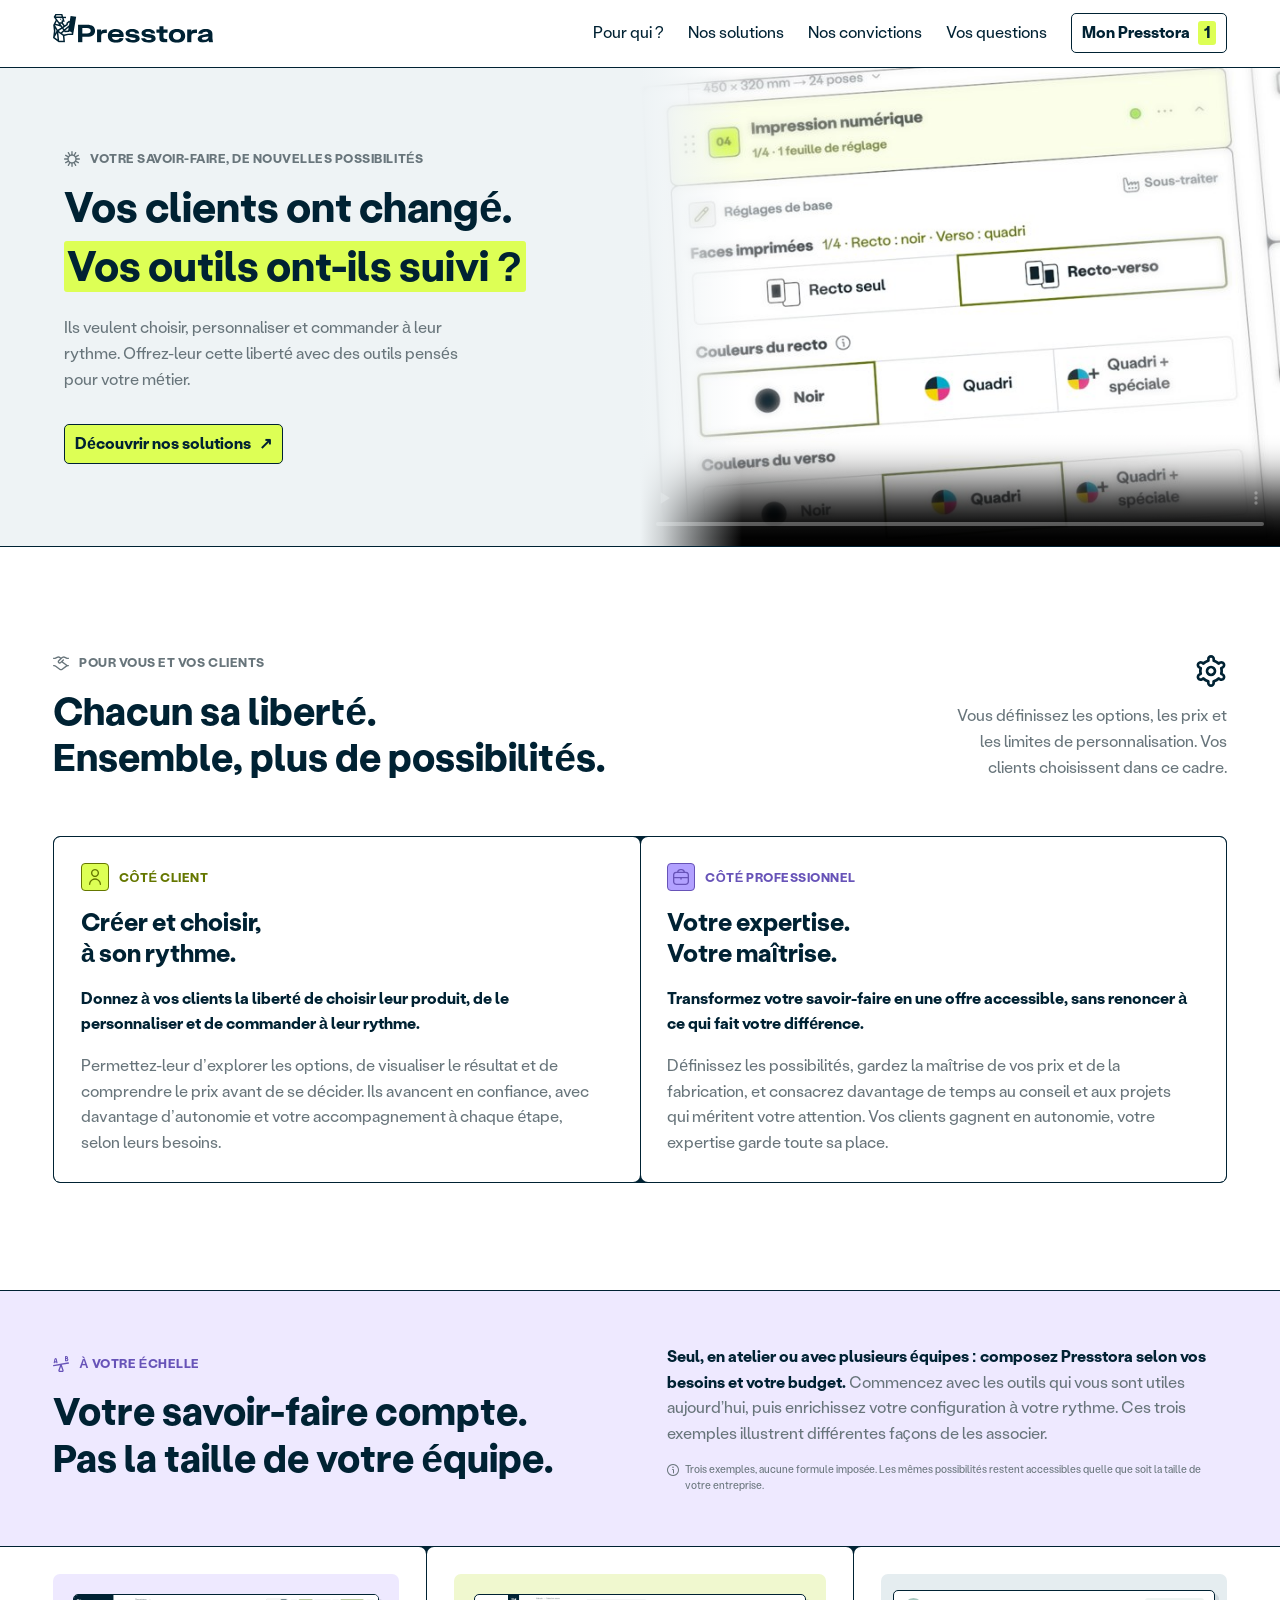
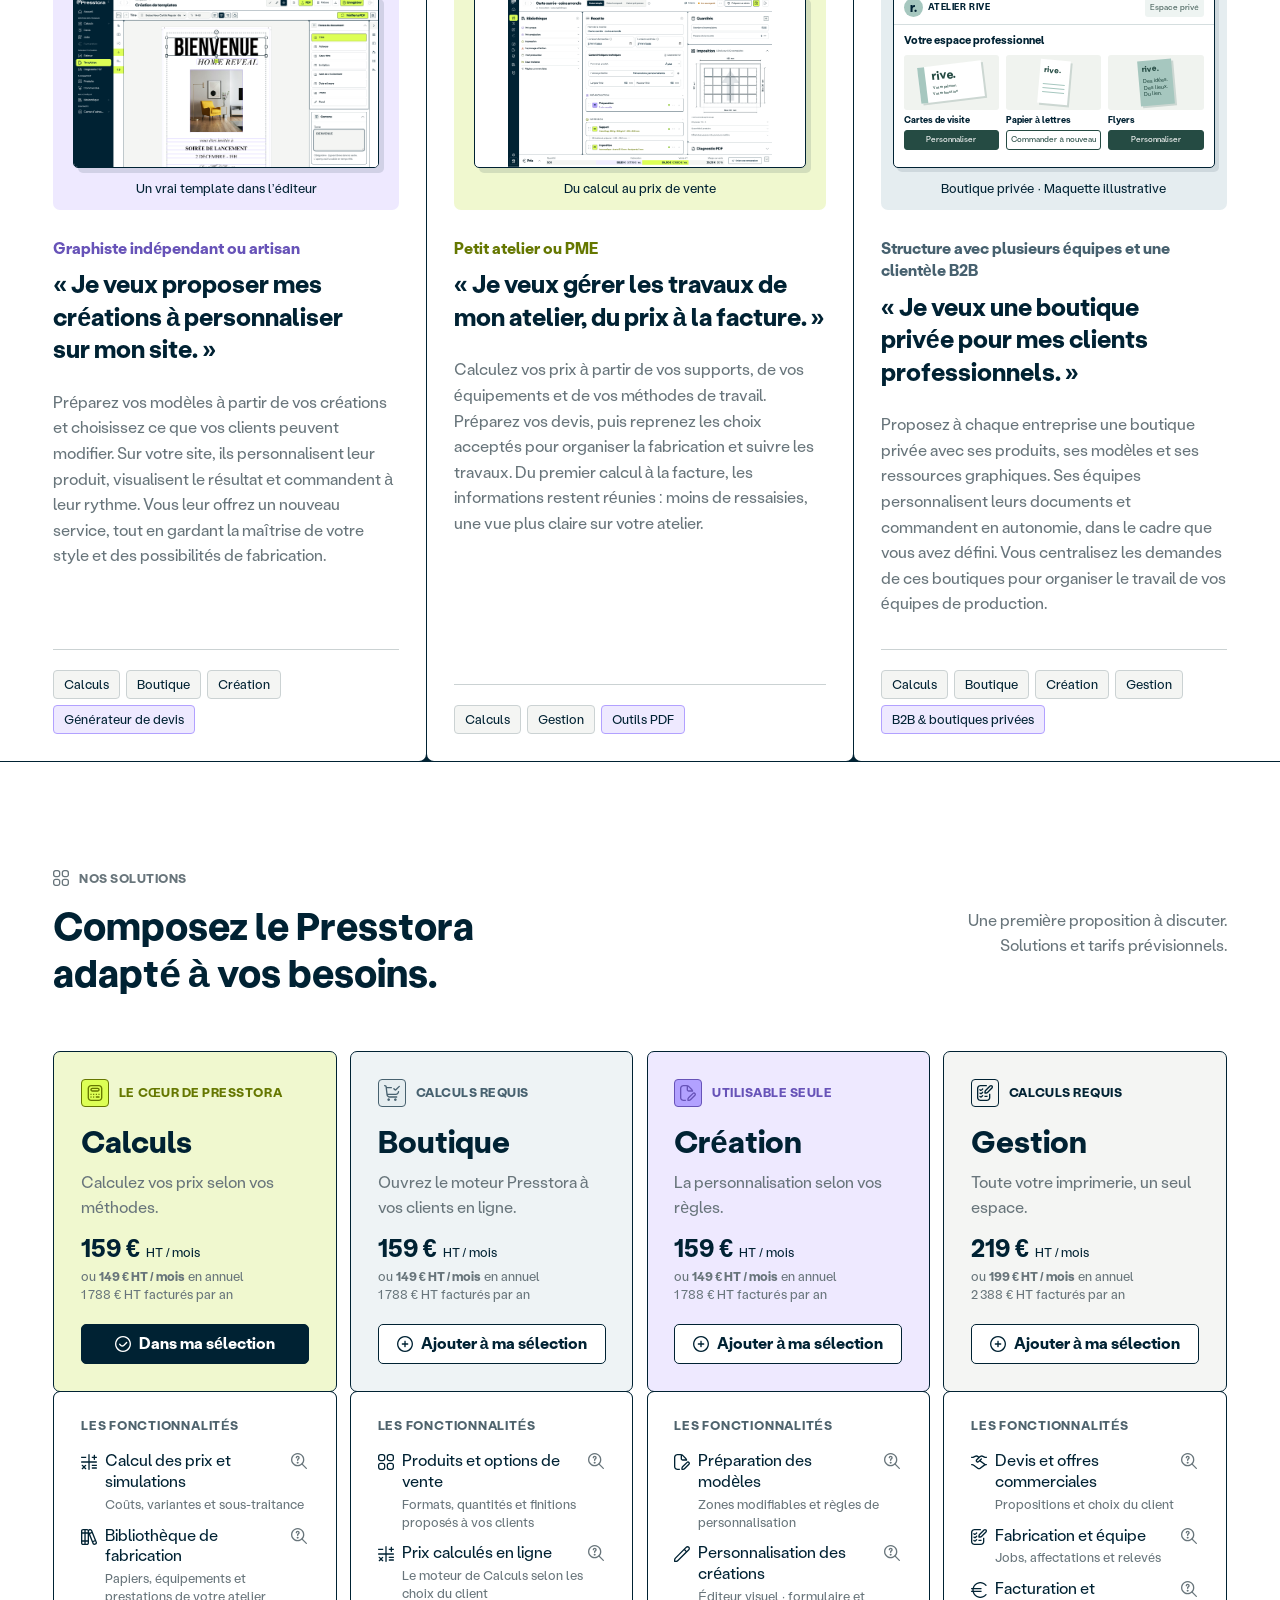
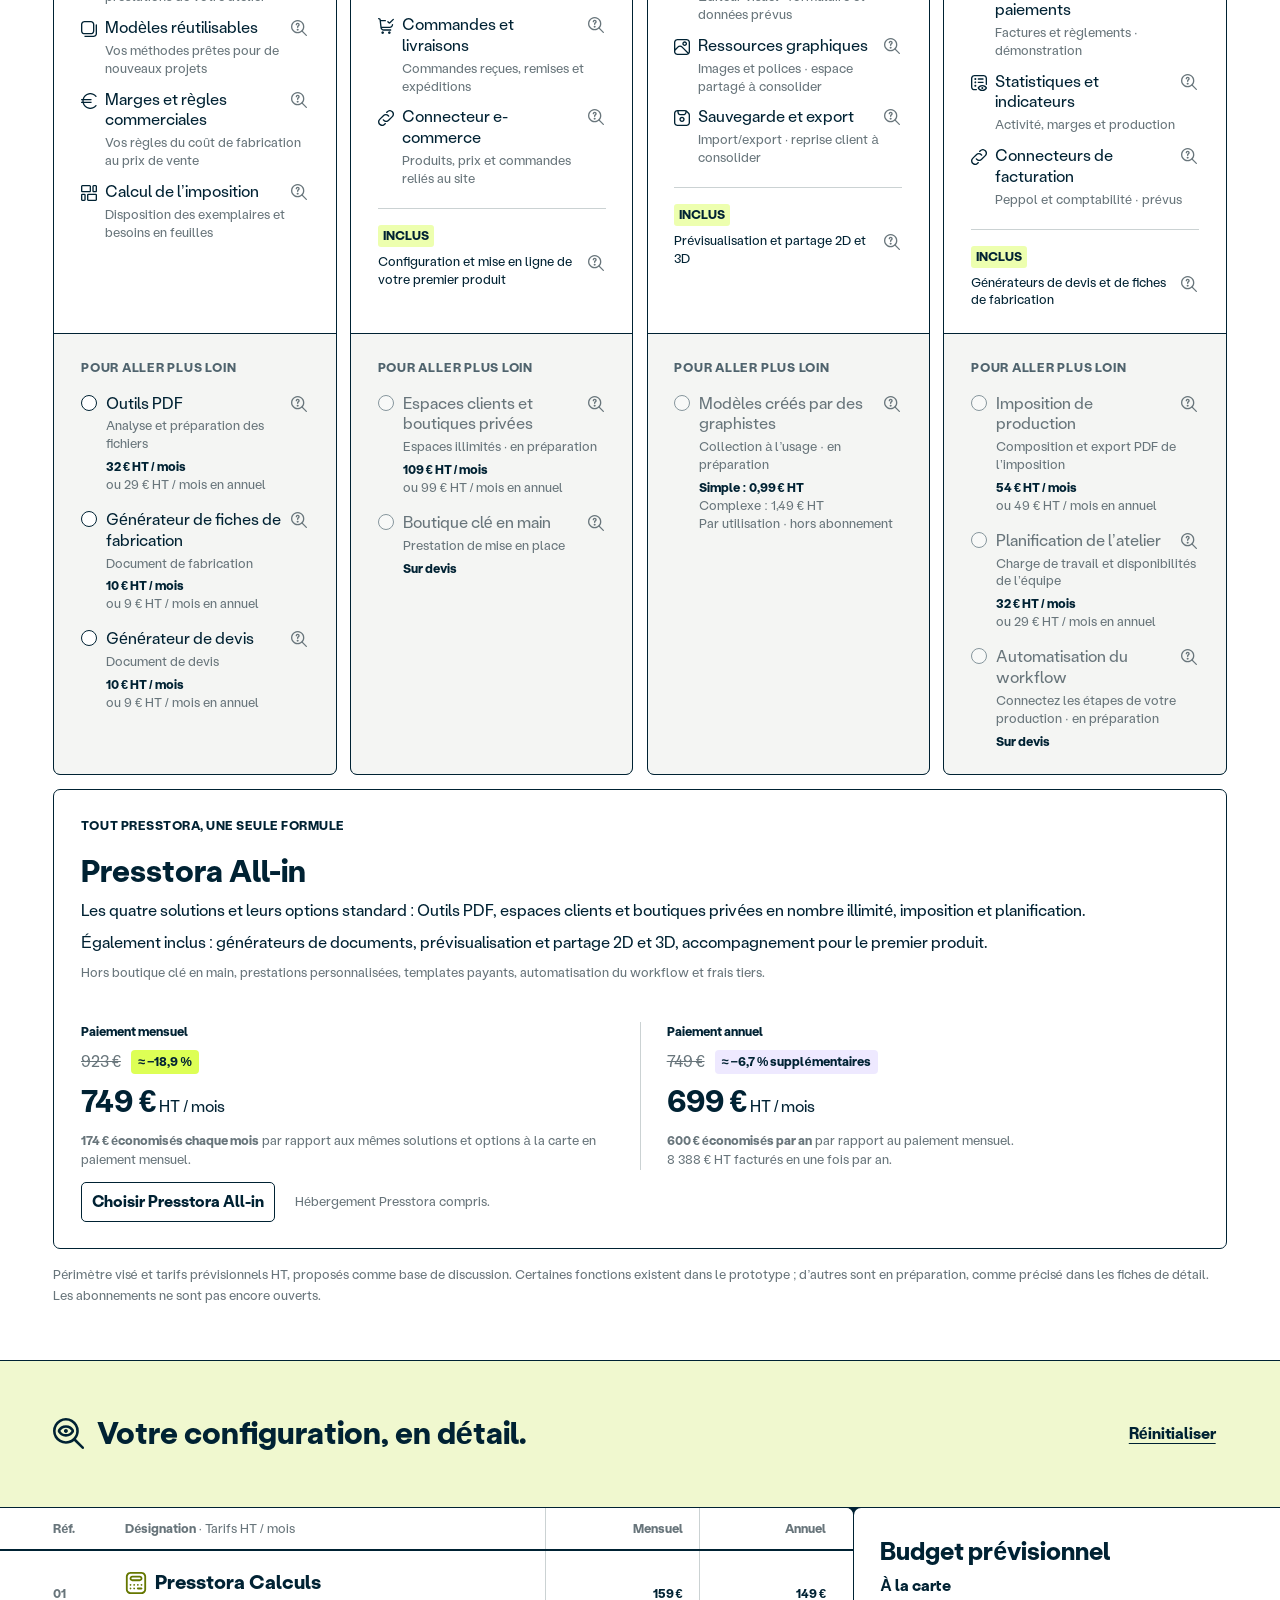
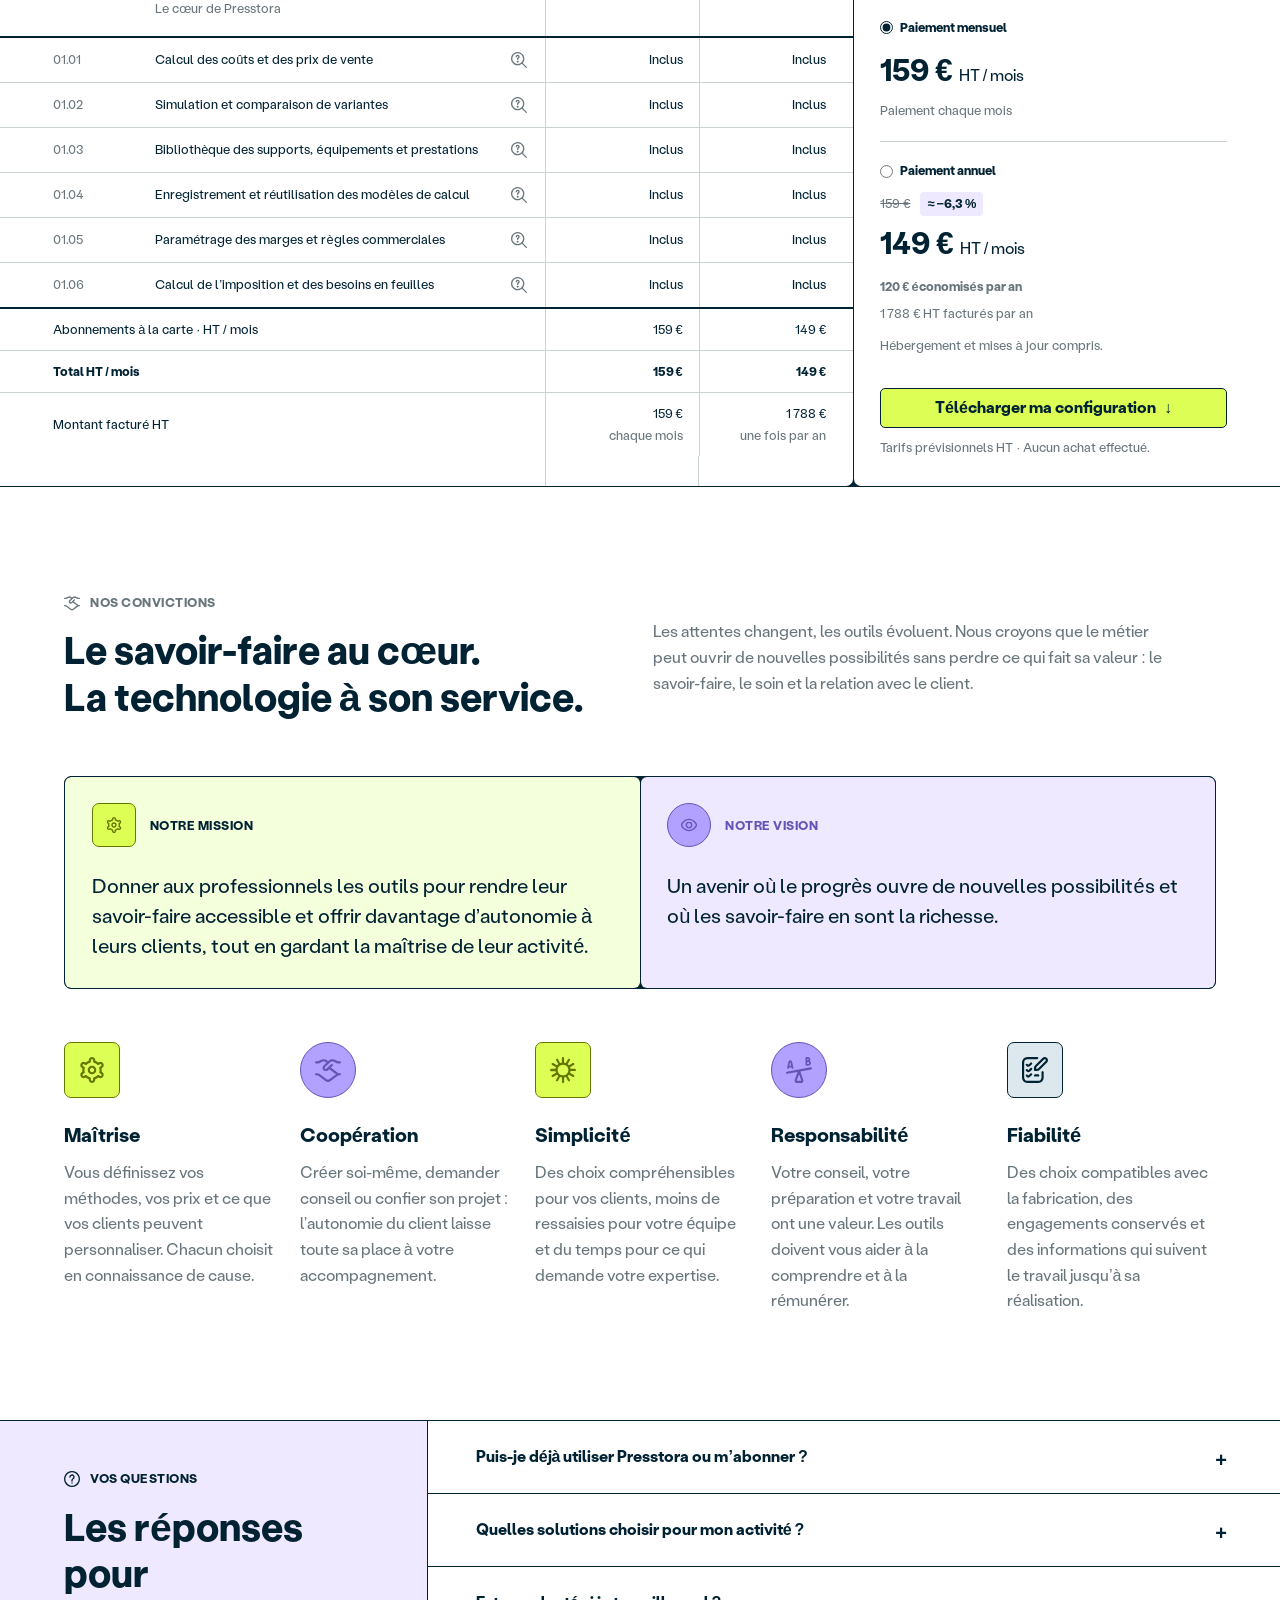
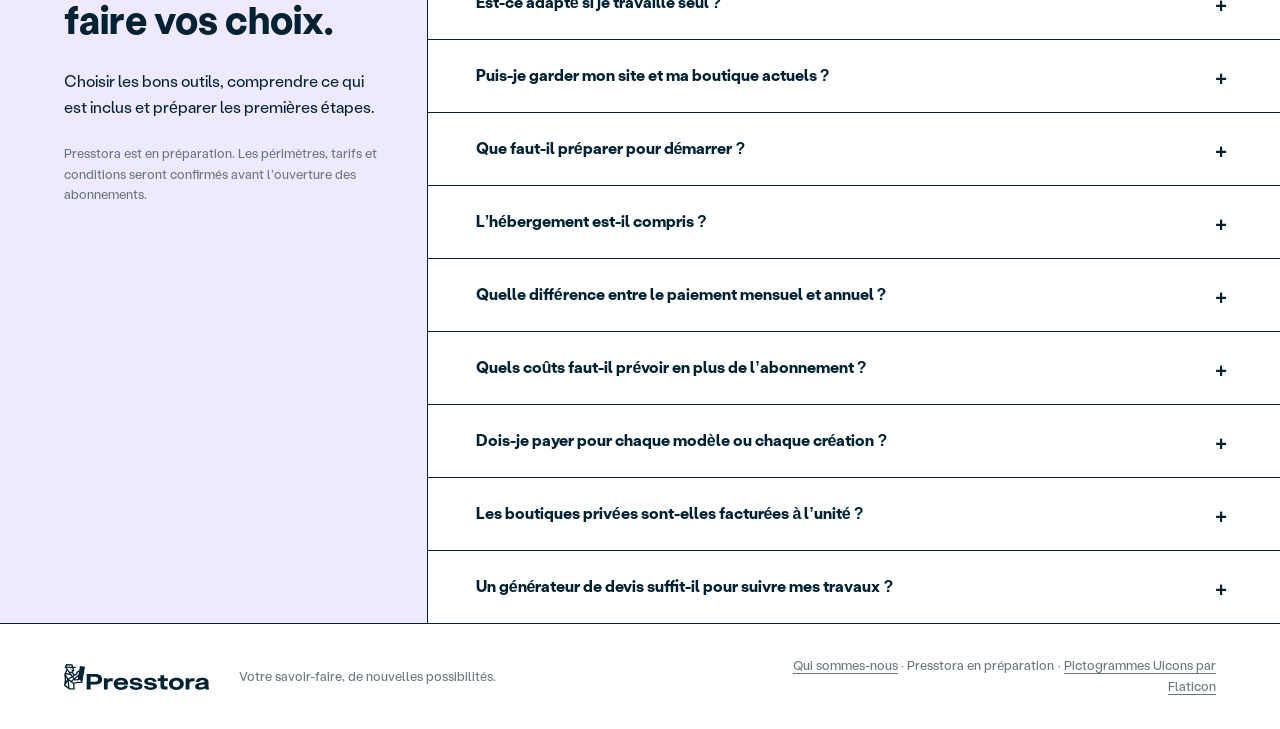
<file: index.html>
<!doctype html>
<html lang="fr"><head><meta charset="utf-8"><meta name="robots" content="noindex,nofollow"><meta name="viewport" content="width=device-width,initial-scale=1"><title>Presstora — Vos clients ont changé. Vos outils ont-ils suivi ?</title><meta name="description" content="Calculs, vente en ligne, personnalisation et gestion : découvrez Presstora, la suite en préparation pour les professionnels de l’impression."><link rel="stylesheet" href="style.css?v=1581dd6b96e2"><link rel="stylesheet" href="typography.css?v=67e383fbbd56"><link rel="stylesheet" href="landing.css?v=55d9dad113de"><link rel="stylesheet" href="header.css?v=8e3510666039"><link rel="stylesheet" href="buttons.css?v=0756c09e4a05"><script src="header-menu.js?v=da7331bc8a5f" defer></script></head>
<body class="commercial">
<header class="nav header-column-grid"><a href="#" aria-label="Presstora accueil"><img src="assets/logo.svg" alt="Presstora" width="166" height="30"></a><button class="header-menu-toggle" type="button" aria-controls="primary-navigation" aria-expanded="false" aria-label="Ouvrir le menu" hidden><svg width="24" height="24" viewBox="0 0 24 24" fill="none" stroke="currentColor" stroke-width="1.8" stroke-linecap="round" aria-hidden="true" focusable="false"><path class="menu-line-top" d="M4 6h16"/><path class="menu-line-middle" d="M4 12h16"/><path class="menu-line-bottom" d="M4 18h16"/></svg></button><nav id="primary-navigation" aria-label="Navigation principale"><a href="#a-votre-echelle">Pour qui ?</a><a href="#packages">Nos solutions</a><a href="#convictions">Nos convictions</a><a href="#questions">Vos questions</a><a class="nav-cta" href="#selection">Mon Presstora <span id="count">1</span></a></nav></header>
<main>
<section class="landing-hero">
<div class="landing-hero-copy"><div class="landing-label"><svg class="eyebrow-icon" width="16" height="16" viewBox="0 0 300 300" data-uicon="sun" aria-hidden="true" focusable="false"><g transform="translate(0 300) scale(1 -1)" fill="currentColor" stroke="none"><path d="M288 163H237Q235 173 231 183L275 208Q282 212 282.0 219.0Q282 226 275.5 230.0Q269 234 263 230L219 204Q212 212 204 219L230 263Q232 267 230.5 272.0Q229 277 225.0 279.5Q221 282 216.0 281.0Q211 280 208 275L183 231Q173 235 162 237V288Q162 293 158.5 296.5Q155 300 150.0 300.0Q145 300 141.0 296.5Q137 293 137 288V237Q127 235 117 231L92 275Q89 280 84.0 281.0Q79 282 75.0 279.5Q71 277 69.5 272.0Q68 267 70 263L96 219Q88 212 81 204L37 230Q31 234 24.5 230.0Q18 226 18.0 219.0Q18 212 25 208L69 183Q65 173 63 163H13Q7 163 3.5 159.0Q0 155 0.0 150.0Q0 145 3.5 141.0Q7 137 12 137H64Q65 127 69 117L25 92Q18 88 18.0 81.0Q18 74 24.5 70.0Q31 66 37 70L81 96Q88 88 96 81L70 37Q68 33 69.5 28.0Q71 23 75.0 20.5Q79 18 84.0 19.0Q89 20 92 25L117 69Q127 65 138 63V13Q138 7 141.5 3.5Q145 0 150.0 0.0Q155 0 159.0 3.5Q163 7 163 12V64Q173 65 183 69L208 25Q211 20 216.0 19.0Q221 18 225.0 20.5Q229 23 230.5 28.0Q232 33 230 37L204 81Q212 88 219 96L263 70Q269 66 275.5 70.0Q282 74 282.0 81.0Q282 88 275 92L231 117Q235 127 237 138H288Q293 138 296.5 141.5Q300 145 300.0 150.0Q300 155 296.5 159.0Q293 163 288 163ZM150 88Q121 88 104 108Q88 125 88.0 150.0Q88 175 104 192Q121 212 150.0 212.0Q179 212 196 192Q212 175 212.0 150.0Q212 125 196 108Q179 88 150 88Z"/></g></svg><span>Votre savoir-faire, de nouvelles possibilités</span></div><h1><span>Vos clients ont changé.</span><span><mark>Vos outils ont-ils suivi&nbsp;?</mark></span></h1><p>Ils veulent choisir, personnaliser et commander à leur rythme. Offrez-leur cette liberté avec des outils pensés pour votre métier.</p><a class="landing-action" href="#packages">Découvrir nos solutions <span aria-hidden="true">↗</span></a></div>
<div class="landing-film">
<video id="hero-film" controls muted loop playsinline preload="none" width="720" height="720" poster="assets/video/presstora-v1-square.jpg" data-src="assets/video/presstora-v1-square.mp4" aria-label="Presstora en action : impression, imposition, calcul du prix, personnalisation, devis et production."></video>
<button class="hero-film-toggle" type="button" aria-controls="hero-film" aria-label="Lire la vidéo" title="Lire la vidéo" hidden><svg viewBox="0 0 24 24" width="20" height="20" aria-hidden="true"><path class="film-play" d="m9 5 11 7-11 7Z" fill="currentColor"/><path class="film-pause" d="M8 5v14M16 5v14" stroke="currentColor" stroke-width="3"/></svg></button>
<noscript><a href="assets/video/presstora-v1-720.mp4">Voir Presstora en vidéo</a></noscript>
</div>
</section>
<section id="origine" aria-labelledby="solution-title">
<div class="landing-section-head"><div><div class="landing-label"><svg class="eyebrow-icon" width="16" height="16" viewBox="0 0 300 300" data-uicon="handshake" aria-hidden="true" focusable="false"><g transform="translate(0 300) scale(1 -1)" fill="currentColor" stroke="none"><path d="M288 113H279Q274 113 270 112L182 178L203 198Q207 202 207.0 207.0Q207 212 203.5 215.5Q200 219 194.5 219.5Q189 220 186 216L133 166Q129 162 123.5 162.5Q118 163 115.0 167.0Q112 171 112.5 176.0Q113 181 116 185L175 240Q184 248 195.5 249.5Q207 251 217 246L246 232Q260 225 274 225H287Q293 225 296.5 228.5Q300 232 300.0 237.5Q300 243 296.5 246.5Q293 250 287 250H274Q265 250 258 254L229 268Q211 277 191.5 274.0Q172 271 158 258L150 251L142 259Q124 275 99 275Q85 275 71 268L42 254Q35 250 26 250H13Q7 250 3.5 246.5Q0 243 0.0 237.5Q0 232 3.5 228.5Q7 225 13 225H26Q40 225 54 232L83 246Q92 251 104.0 249.5Q116 248 125 240L132 234L99 202Q89 192 87.5 178.0Q86 164 94 153Q99 146 107.5 142.0Q116 138 125 138Q140 138 151 148L163 160L243 101L165 43Q159 37 150.0 37.5Q141 38 134 43L58 100Q42 113 21 113H12Q7 113 3.5 109.0Q0 105 0.0 100.0Q0 95 3.5 91.5Q7 88 12 88H21Q33 88 43 80L119 23Q133 12 150.0 12.0Q167 12 181 23L257 80Q267 88 279 88H288Q293 88 296.5 91.5Q300 95 300.0 100.0Q300 105 296.5 109.0Q293 113 288 113Z"/></g></svg>Pour vous et vos clients</div><h2 id="solution-title">Chacun sa liberté.<br>Ensemble, plus de possibilités.</h2></div><div class="landing-section-note"><svg class="section-note-icon" width="32" height="32" viewBox="0 0 300 300" data-uicon="settings" aria-hidden="true" focusable="false"><g transform="translate(0 300) scale(1 -1)" fill="currentColor" stroke="none"><path d="M150 200Q129 200 114.5 185.5Q100 171 100.0 150.0Q100 129 114.5 114.5Q129 100 150.0 100.0Q171 100 185.5 114.5Q200 129 200.0 150.0Q200 171 185.5 185.5Q171 200 150 200ZM150 125Q140 125 132.5 132.5Q125 140 125.0 150.0Q125 160 132.5 167.5Q140 175 150.0 175.0Q160 175 167.5 167.5Q175 160 175.0 150.0Q175 140 167.5 132.5Q160 125 150 125ZM266 126 261 129Q264 150 261 171L266 174Q275 179 280.0 187.5Q285 196 285.0 206.0Q285 216 280.0 225.0Q275 234 266.0 239.0Q257 244 247.0 244.0Q237 244 229 239L223 236Q207 249 188 256V263Q188 278 177.0 289.0Q166 300 150.0 300.0Q134 300 123.0 289.0Q112 278 113 262V256Q93 249 77 236L71 239Q58 247 43.0 242.5Q28 238 20.0 225.0Q12 212 16.0 197.0Q20 182 34 174L39 171Q36 150 39 129L34 126Q20 118 16.0 103.0Q12 88 20.0 75.0Q28 62 43.0 57.5Q58 53 71 61L77 64Q93 51 112 44V38Q113 22 123.5 11.0Q134 0 150.0 0.0Q166 0 176.5 11.0Q187 22 188 37V44Q207 51 223 64L229 61Q242 53 257.0 57.5Q272 62 280.0 75.0Q288 88 284.0 103.0Q280 118 266 126ZM234 173Q241 150 234 127Q233 122 234.5 118.5Q236 115 240 112L254 105Q258 102 259.5 97.0Q261 92 258.5 87.5Q256 83 251.0 81.5Q246 80 241 83L228 91Q224 93 219.5 92.5Q215 92 212 89Q195 71 172 65Q168 64 165.0 60.5Q162 57 162 53V38Q162 32 158.5 28.5Q155 25 150.0 25.0Q145 25 141.0 28.5Q137 32 137 38V53Q137 57 134.5 60.5Q132 64 128 65Q105 71 88 89Q85 92 80.5 92.5Q76 93 72 91L59 83Q53 79 46.5 83.0Q40 87 40.0 94.0Q40 101 46 105L60 112Q64 115 65.5 118.5Q67 122 66 127Q59 150 66 173Q67 178 65.5 181.5Q64 185 60 188L46 195Q40 199 40.0 206.0Q40 213 46.5 217.0Q53 221 59 217L72 209Q76 207 80.5 207.5Q85 208 88 211Q105 229 128 235Q132 236 135.0 239.5Q138 243 138 247V263Q137 268 141.0 271.5Q145 275 150.0 275.0Q155 275 159.0 271.5Q163 268 163 263V247Q162 243 165.0 239.5Q168 236 172 235Q195 229 212 211Q215 208 219.5 207.5Q224 207 228 209L241 217Q247 221 253.5 217.0Q260 213 260.0 206.0Q260 199 254 195L240 188Q236 185 234.5 181.5Q233 178 234 173Z"/></g></svg><p>Vous définissez les options, les prix et les limites de personnalisation. Vos clients choisissent dans ce cadre.</p></div></div>
<div class="landing-connected"><div class="landing-benefits"><article><div class="landing-label"><span class="landing-label-marker"><svg class="eyebrow-icon" width="16" height="16" viewBox="0 0 300 300" data-uicon="user" aria-hidden="true" focusable="false"><g transform="translate(0 300) scale(1 -1)" fill="currentColor" stroke="none"><path d="M150 150Q170 150 187.5 160.0Q205 170 215.0 187.5Q225 205 225.0 225.0Q225 245 215.0 262.5Q205 280 187.5 290.0Q170 300 150.0 300.0Q130 300 112.5 290.0Q95 280 85.0 262.5Q75 245 75.0 225.0Q75 205 85.0 187.5Q95 170 112.5 160.0Q130 150 150 150ZM150 275Q171 275 185.5 260.5Q200 246 200.0 225.0Q200 204 185.5 189.5Q171 175 150.0 175.0Q129 175 114.5 189.5Q100 204 100.0 225.0Q100 246 114.5 260.5Q129 275 150 275ZM150 125Q119 125 93.5 110.0Q68 95 53.0 69.0Q38 43 37 12Q38 7 41.5 3.5Q45 0 50.0 0.0Q55 0 58.5 3.5Q62 7 62 12Q63 36 74.5 56.0Q86 76 106.0 88.0Q126 100 150.0 100.0Q174 100 194.0 88.0Q214 76 226.0 56.0Q238 36 238 12Q238 7 241.5 3.5Q245 0 250.0 0.0Q255 0 259.0 3.5Q263 7 263 12Q262 43 247.0 69.0Q232 95 206.5 110.0Q181 125 150 125Z"/></g></svg></span>Côté client</div><h3>Créer et choisir,<br>à son rythme.</h3><p class="benefit-intro">Donnez à vos clients la liberté de choisir leur produit, de le personnaliser et de commander à leur rythme.</p><p>Permettez-leur d’explorer les options, de visualiser le résultat et de comprendre le prix avant de se décider. Ils avancent en confiance, avec davantage d’autonomie et votre accompagnement à chaque étape, selon leurs besoins.</p></article><article><div class="landing-label"><span class="landing-label-marker"><svg class="eyebrow-icon" width="16" height="16" viewBox="0 0 300 300" data-uicon="briefcase" aria-hidden="true" focusable="false"><g transform="translate(0 300) scale(1 -1)" fill="currentColor" stroke="none"><path d="M238 250H224Q219 272 202.0 286.0Q185 300 162 300H138Q115 300 98.0 286.0Q81 272 76 250H63Q46 250 31.5 241.5Q17 233 8.5 218.5Q0 204 0 188V63Q0 46 8.5 31.5Q17 17 31.5 8.5Q46 0 62 0H238Q254 0 268.5 8.5Q283 17 291.5 31.5Q300 46 300 62V188Q300 204 291.5 218.5Q283 233 268.5 241.5Q254 250 238 250ZM138 275H163Q174 275 184.0 268.0Q194 261 198 250H102Q106 261 116.0 268.0Q126 275 138 275ZM63 225H238Q253 225 264.0 214.0Q275 203 275 187V150H25V188Q25 203 36.0 214.0Q47 225 62 225ZM238 25H63Q47 25 36.0 36.0Q25 47 25 62V125H138V113Q138 107 141.5 103.5Q145 100 150.0 100.0Q155 100 159.0 103.5Q163 107 163 113V125H275V63Q275 47 264.0 36.0Q253 25 237 25Z"/></g></svg></span>Côté professionnel</div><h3>Votre expertise.<br>Votre maîtrise.</h3><p class="benefit-intro">Transformez votre savoir-faire en une offre accessible, sans renoncer à ce qui fait votre différence.</p><p>Définissez les possibilités, gardez la maîtrise de vos prix et de la fabrication, et consacrez davantage de temps au conseil et aux projets qui méritent votre attention. Vos clients gagnent en autonomie, votre expertise garde toute sa place.</p></article></div>
</div>
</section>
<section id="a-votre-echelle" class="landing-use-cases" aria-labelledby="scale-title">
<div class="use-cases-heading"><div><div class="landing-label"><svg class="eyebrow-icon" width="16" height="16" viewBox="0 0 300 300" data-uicon="scale-comparison" aria-hidden="true" focusable="false"><g transform="translate(0 300) scale(1 -1)" fill="currentColor" stroke="none"><path d="M238 200H255Q267 200 276.0 207.5Q285 215 287 226Q288 235 285.0 242.5Q282 250 276 255Q281 263 281 272Q281 284 272.0 292.0Q263 300 251 300H238Q232 300 228.5 296.5Q225 293 225 287V213Q225 207 228.5 203.5Q232 200 238 200ZM245 280H253Q256 280 258.5 277.5Q261 275 261.0 271.5Q261 268 258.5 265.0Q256 262 252 262H245ZM245 243H256Q261 243 264.5 239.5Q268 236 268.0 231.5Q268 227 264.5 223.5Q261 220 256 220H245ZM22 163Q26 163 28.5 165.0Q31 167 32 170L34 180H64L66 170Q66 167 69.0 165.0Q72 163 76.0 163.0Q80 163 83.0 166.5Q86 170 85 175L71 242Q68 255 58 260Q54 263 49.0 263.0Q44 263 39 260Q30 254 27 243L13 174Q12 170 15.0 166.5Q18 163 22 163ZM47 239Q47 241 49 243V242Q51 241 51 238L59 200H38ZM285 181 10 131Q5 130 2.0 126.0Q-1 122 0.0 117.0Q1 112 4.5 109.0Q8 106 12 106L133 128L101 38Q99 31 100.5 23.5Q102 16 106 10Q114 0 126 0H174Q186 0 194 10Q198 16 199.5 23.5Q201 31 198 39L165 134L290 156Q295 157 298.0 161.5Q301 166 300.0 171.0Q299 176 294.5 179.0Q290 182 285 181ZM174 25H127Q126 25 125.5 27.0Q125 29 125 31L150 100L175 31Q175 29 174 26Z"/></g></svg>À votre échelle</div><h2 id="scale-title">Votre savoir-faire compte.<br>Pas la taille de votre équipe.</h2></div><div class="use-cases-intro"><p><strong>Seul, en atelier ou avec plusieurs équipes : composez Presstora selon vos besoins et votre budget.</strong> Commencez avec les outils qui vous sont utiles aujourd’hui, puis enrichissez votre configuration à votre rythme. Ces trois exemples illustrent différentes façons de les associer.</p><p class="use-cases-note"><svg width="16" height="16" viewBox="0 0 300 300" data-uicon="info" aria-hidden="true" focusable="false"><g transform="translate(0 300) scale(1 -1)" fill="currentColor"><path d="M150 300Q109 300 74.5 280.0Q40 260 20.0 225.5Q0 191 0.0 150.0Q0 109 20.0 74.5Q40 40 74.5 20.0Q109 0 150.0 0.0Q191 0 225.5 20.0Q260 40 280.0 74.5Q300 109 300.0 150.0Q300 191 280.0 225.5Q260 260 225.5 280.0Q191 300 150 300ZM150 25Q116 25 87.5 42.0Q59 59 42.0 87.5Q25 116 25.0 150.0Q25 184 42.0 212.5Q59 241 87.5 258.0Q116 275 150.0 275.0Q184 275 212.5 258.0Q241 241 258.0 212.5Q275 184 275.0 150.0Q275 116 258.0 87.5Q241 59 212.5 42.0Q184 25 150 25ZM150 175H138Q132 175 128.5 171.5Q125 168 125.0 162.5Q125 157 128.5 153.5Q132 150 138 150H150V75Q150 70 153.5 66.5Q157 63 162.5 63.0Q168 63 171.5 66.5Q175 70 175 75V150Q175 160 167.5 167.5Q160 175 150 175ZM131 219Q131 211 136.5 205.5Q142 200 150.0 200.0Q158 200 163.5 205.5Q169 211 169.0 219.0Q169 227 163.5 232.5Q158 238 150.0 237.5Q142 237 136.5 232.0Q131 227 131 219Z"/></g></svg><span>Trois exemples, aucune formule imposée. Les mêmes possibilités restent accessibles quelle que soit la taille de votre entreprise.</span></p></div></div>
<div class="use-cases-grid"><article aria-labelledby="use-case-1"><figure class="case-visual case-visual-editor"><a class="case-screen" href="assets/use-cases/editor-template.png" target="_blank" rel="noopener" aria-label="Agrandir la capture de l’éditeur Presstora (nouvel onglet)"><img src="assets/use-cases/editor-template.png" width="1512" height="982" loading="lazy" alt="Un template d’invitation dans l’éditeur Presstora : titre sélectionné, photo et zones personnalisables."></a><figcaption>Un vrai template dans l’éditeur</figcaption></figure><p class="use-case-profile">Graphiste indépendant ou artisan</p><h3 id="use-case-1">« Je veux proposer mes créations à personnaliser sur mon site. »</h3><p class="use-case-copy">Préparez vos modèles à partir de vos créations et choisissez ce que vos clients peuvent modifier. Sur votre site, ils personnalisent leur produit, visualisent le résultat et commandent à leur rythme. Vous leur offrez un nouveau service, tout en gardant la maîtrise de votre style et des possibilités de fabrication.</p><div class="use-case-tags"><ul aria-label="Solutions et options utilisées"><li class="use-case-tag">Calculs</li><li class="use-case-tag">Boutique</li><li class="use-case-tag">Création</li><li class="use-case-tag use-case-option">Générateur de devis</li></ul></div></article><article aria-labelledby="use-case-2"><figure class="case-visual case-visual-calculations"><a class="case-screen" href="assets/use-cases/calculations-demo.png" target="_blank" rel="noopener" aria-label="Agrandir la capture de Calculs Presstora (nouvel onglet)"><img src="assets/use-cases/calculations-demo.png" width="1512" height="982" loading="lazy" alt="L’espace Calculs de Presstora : bibliothèque, recette de fabrication, imposition et prix."></a><figcaption>Du calcul au prix de vente</figcaption></figure><p class="use-case-profile">Petit atelier ou PME</p><h3 id="use-case-2">« Je veux gérer les travaux de mon atelier, du prix à la facture. »</h3><p class="use-case-copy">Calculez vos prix à partir de vos supports, de vos équipements et de vos méthodes de travail. Préparez vos devis, puis reprenez les choix acceptés pour organiser la fabrication et suivre les travaux. Du premier calcul à la facture, les informations restent réunies : moins de ressaisies, une vue plus claire sur votre atelier.</p><div class="use-case-tags"><ul aria-label="Solutions et options utilisées"><li class="use-case-tag">Calculs</li><li class="use-case-tag">Gestion</li><li class="use-case-tag use-case-option">Outils PDF</li></ul></div></article><article aria-labelledby="use-case-3"><figure class="case-visual case-visual-b2b"><div class="private-shop" role="img" aria-label="Maquette illustrative d’une boutique privée pour l’entreprise fictive Atelier Rive : cartes de visite à personnaliser, papier à lettres à commander à nouveau et flyers."><div class="private-shop-header"><span class="private-shop-brand"><span class="private-shop-mark">r.</span>ATELIER RIVE</span><span class="private-shop-access">Espace privé</span></div><div class="private-shop-welcome">Votre espace professionnel</div><div class="private-shop-products"><div class="private-shop-product"><div class="stationery-scene"><div class="stationery-card"><b>rive.</b><span>Votre prénom<br>Votre fonction</span></div></div><strong>Cartes de visite</strong><span class="private-shop-action">Personnaliser</span></div><div class="private-shop-product"><div class="stationery-scene"><div class="stationery-letter"><b>rive.</b><i></i><i></i><i></i></div></div><strong>Papier à lettres</strong><span class="private-shop-action repeat">Commander à nouveau</span></div><div class="private-shop-product"><div class="stationery-scene"><div class="stationery-flyer"><b>rive.</b><span>Des idées.<br>Des lieux.<br>Du lien.</span></div></div><strong>Flyers</strong><span class="private-shop-action">Personnaliser</span></div></div></div><figcaption>Boutique privée · Maquette illustrative</figcaption></figure><p class="use-case-profile">Structure avec plusieurs équipes et une clientèle B2B</p><h3 id="use-case-3">« Je veux une boutique privée pour mes clients professionnels. »</h3><p class="use-case-copy">Proposez à chaque entreprise une boutique privée avec ses produits, ses modèles et ses ressources graphiques. Ses équipes personnalisent leurs documents et commandent en autonomie, dans le cadre que vous avez défini. Vous centralisez les demandes de ces boutiques pour organiser le travail de vos équipes de production.</p><div class="use-case-tags"><ul aria-label="Solutions et options utilisées"><li class="use-case-tag">Calculs</li><li class="use-case-tag">Boutique</li><li class="use-case-tag">Création</li><li class="use-case-tag">Gestion</li><li class="use-case-tag use-case-option">B2B &amp; boutiques privées</li></ul></div></article></div>
</section>
<section id="packages" aria-labelledby="packages-title"><div class="section-heading"><div><span class="landing-label"><svg class="eyebrow-icon" width="16" height="16" viewBox="0 0 300 300" data-uicon="apps" aria-hidden="true" focusable="false"><g transform="translate(0 300) scale(1 -1)" fill="currentColor" stroke="none"><path d="M88 300H50Q29 300 14.5 285.5Q0 271 0 250V213Q0 192 14.5 177.5Q29 163 50 163H88Q108 163 123.0 177.5Q138 192 137 212V250Q138 271 123.0 285.5Q108 300 88 300ZM113 213Q113 202 105.5 195.0Q98 188 87 188H50Q40 188 32.5 195.0Q25 202 25 213V250Q25 260 32.5 267.5Q40 275 50 275H88Q98 275 105.5 267.5Q113 260 113 250ZM250 300H213Q192 300 177.5 285.5Q163 271 163 250V213Q163 192 177.5 177.5Q192 163 213 163H250Q271 163 285.5 177.5Q300 192 300 212V250Q300 271 285.5 285.5Q271 300 250 300ZM275 213Q275 202 267.5 194.5Q260 187 250 188H213Q202 188 195.0 195.0Q188 202 188 213V250Q188 260 195.0 267.5Q202 275 213 275H250Q260 275 267.5 267.5Q275 260 275 250ZM88 138H50Q29 137 14.5 122.5Q0 108 0 88V50Q0 29 14.5 14.5Q29 0 50 0H88Q108 0 122.5 14.5Q137 29 137 50V88Q138 108 123.0 123.0Q108 138 88 137ZM113 50Q113 40 105.5 32.5Q98 25 87 25H50Q40 25 32.5 32.5Q25 40 25 50V88Q25 98 32.5 105.5Q40 113 50 113H88Q98 113 105.5 105.5Q113 98 113 88ZM250 138H213Q192 138 177.5 123.0Q163 108 163 88V50Q163 29 177.5 14.5Q192 0 213 0H250Q271 0 285.5 14.5Q300 29 300 50V88Q300 108 285.5 123.0Q271 138 250 137ZM275 50Q275 40 267.5 32.5Q260 25 250 25H213Q202 25 195.0 32.5Q188 40 188 50V88Q188 98 195.0 105.5Q202 113 213 113H250Q260 113 267.5 105.5Q275 98 275 88Z"/></g></svg>NOS SOLUTIONS</span><h2 id="packages-title">Composez le Presstora<br>adapté à vos besoins.</h2></div><p>Une première proposition à discuter.<br>Solutions et tarifs prévisionnels.</p></div><div class="landing-connected"><div class="packages" id="cards"></div></div><section class="allin-offer" aria-labelledby="allin-title"><div><span class="landing-label">TOUT PRESSTORA, UNE SEULE FORMULE</span><h3 id="allin-title">Presstora All-in</h3><p>Les quatre solutions et leurs options standard : Outils PDF, espaces clients et boutiques privées en nombre illimité, imposition et planification.</p><p class="allin-inclusions">Également inclus : générateurs de documents, prévisualisation et partage 2D et 3D, accompagnement pour le premier produit.</p><small>Hors boutique clé en main, prestations personnalisées, templates payants, automatisation du workflow et frais tiers.</small></div><div class="allin-action"><div class="allin-rate"><span class="rate-label">Paiement mensuel</span><p class="rate-comparison"><s aria-label="Valeur à la carte en paiement mensuel : 923 euros">923 €</s><span class="saving-badge">≈ −18,9 %</span></p><p class="rate-amount"><strong>749 €</strong> HT / mois</p><small><b>174 € économisés chaque mois</b> par rapport aux mêmes solutions et options à la carte en paiement mensuel.</small></div><div class="allin-rate annual-rate"><span class="rate-label">Paiement annuel</span><p class="rate-comparison"><s aria-label="All-in mensuel : 749 euros">749 €</s><span class="saving-badge annual-saving">≈ −6,7 % supplémentaires</span></p><p class="rate-amount"><strong>699 €</strong> HT / mois</p><small><b>600 € économisés par an</b> par rapport au paiement mensuel.<br>8 388 € HT facturés en une fois par an.</small></div><div class="allin-footer"><button id="choose-all-in" class="primary" aria-pressed="false">Choisir Presstora All-in</button><small>Hébergement Presstora compris.</small></div></div></section><p class="caption">Périmètre visé et tarifs prévisionnels HT, proposés comme base de discussion. Certaines fonctions existent dans le prototype ; d’autres sont en préparation, comme précisé dans les fiches de détail. Les abonnements ne sont pas encore ouverts.</p></section>

<section id="selection" class="selection" aria-labelledby="selection-title"><div class="selection-header"><div><h2 id="selection-title"><i class="fi fi-rr-magnifying-glass-eye" aria-hidden="true"></i><span>Votre configuration, en détail.</span></h2></div><button class="text-button" id="reset">Réinitialiser</button></div><p class="configuration-scroll-hint">Faites défiler le tableau horizontalement pour consulter la facturation et les prix.</p><div class="selection-content"><div id="selected-packages" class="configuration-list" role="region" aria-label="Tableau détaillé de la configuration" tabindex="0"></div><aside class="selection-action" aria-labelledby="configuration-summary-title"><div class="configuration-summary-inner"><h3 id="configuration-summary-title">Budget prévisionnel</h3><p id="configuration-plan">À la carte</p><fieldset class="subscription-comparison"><legend class="configuration-sr-only">Comparez les rythmes de paiement</legend><label class="subscription-choice"><span class="subscription-label"><input type="radio" name="billing-period" id="billing-monthly" value="monthly" checked> Paiement mensuel</span><span class="subscription-reference" id="summary-monthly-comparison" hidden><s id="summary-monthly-reference" hidden></s><span class="saving-badge" id="summary-monthly-percent"></span></span><span class="subscription-amount"><span class="subscription-price" id="summary-monthly-price">159 €</span><span class="subscription-unit">HT / mois</span></span><span class="subscription-saving" id="summary-monthly-saving" hidden></span><small>Paiement chaque mois</small></label><label class="subscription-choice"><span class="subscription-label"><input type="radio" name="billing-period" id="billing-annual" value="annual"> Paiement annuel</span><span class="subscription-reference" id="summary-annual-comparison" hidden><s id="summary-annual-reference" hidden></s><span class="saving-badge annual-saving" id="summary-annual-percent"></span></span><span class="subscription-amount"><span class="subscription-price" id="summary-annual-price">149 €</span><span class="subscription-unit">HT / mois</span></span><span class="subscription-saving" id="summary-annual-saving" hidden></span><small id="summary-annual-payment">1 788 € HT facturés par an</small></label></fieldset><p id="summary-same-price">Même tarif mensuel dans les deux formules.</p><p class="subscription-hosting">Hébergement et mises à jour compris.</p><div id="summary-extras" hidden><span>En supplément</span><ul id="summary-extras-list"></ul></div><button class="primary" id="download">Télécharger ma configuration <span aria-hidden="true">↓</span></button><p class="subscription-disclaimer">Tarifs prévisionnels HT · Aucun achat effectué.</p></div></aside></div><p id="feedback" role="status" aria-live="polite"></p></section>

<section id="convictions" class="landing-conviction" aria-labelledby="convictions-title">
<div class="convictions-heading"><div><div class="landing-label"><svg class="eyebrow-icon" width="16" height="16" viewBox="0 0 300 300" data-uicon="handshake" aria-hidden="true" focusable="false"><g transform="translate(0 300) scale(1 -1)" fill="currentColor" stroke="none"><path d="M288 113H279Q274 113 270 112L182 178L203 198Q207 202 207.0 207.0Q207 212 203.5 215.5Q200 219 194.5 219.5Q189 220 186 216L133 166Q129 162 123.5 162.5Q118 163 115.0 167.0Q112 171 112.5 176.0Q113 181 116 185L175 240Q184 248 195.5 249.5Q207 251 217 246L246 232Q260 225 274 225H287Q293 225 296.5 228.5Q300 232 300.0 237.5Q300 243 296.5 246.5Q293 250 287 250H274Q265 250 258 254L229 268Q211 277 191.5 274.0Q172 271 158 258L150 251L142 259Q124 275 99 275Q85 275 71 268L42 254Q35 250 26 250H13Q7 250 3.5 246.5Q0 243 0.0 237.5Q0 232 3.5 228.5Q7 225 13 225H26Q40 225 54 232L83 246Q92 251 104.0 249.5Q116 248 125 240L132 234L99 202Q89 192 87.5 178.0Q86 164 94 153Q99 146 107.5 142.0Q116 138 125 138Q140 138 151 148L163 160L243 101L165 43Q159 37 150.0 37.5Q141 38 134 43L58 100Q42 113 21 113H12Q7 113 3.5 109.0Q0 105 0.0 100.0Q0 95 3.5 91.5Q7 88 12 88H21Q33 88 43 80L119 23Q133 12 150.0 12.0Q167 12 181 23L257 80Q267 88 279 88H288Q293 88 296.5 91.5Q300 95 300.0 100.0Q300 105 296.5 109.0Q293 113 288 113Z"/></g></svg>Nos convictions</div><h2 id="convictions-title">Le savoir-faire au cœur.<br>La technologie à son service.</h2></div><p>Les attentes changent, les outils évoluent. Nous croyons que le métier peut ouvrir de nouvelles possibilités sans perdre ce qui fait sa valeur : le savoir-faire, le soin et la relation avec le client.</p></div>
<div class="convictions-purpose"><article><h3 class="landing-label"><span class="conviction-purpose-symbol" aria-hidden="true"><svg class="eyebrow-icon" width="16" height="16" viewBox="0 0 300 300" data-uicon="settings" aria-hidden="true" focusable="false"><g transform="translate(0 300) scale(1 -1)" fill="currentColor" stroke="none"><path d="M150 200Q129 200 114.5 185.5Q100 171 100.0 150.0Q100 129 114.5 114.5Q129 100 150.0 100.0Q171 100 185.5 114.5Q200 129 200.0 150.0Q200 171 185.5 185.5Q171 200 150 200ZM150 125Q140 125 132.5 132.5Q125 140 125.0 150.0Q125 160 132.5 167.5Q140 175 150.0 175.0Q160 175 167.5 167.5Q175 160 175.0 150.0Q175 140 167.5 132.5Q160 125 150 125ZM266 126 261 129Q264 150 261 171L266 174Q275 179 280.0 187.5Q285 196 285.0 206.0Q285 216 280.0 225.0Q275 234 266.0 239.0Q257 244 247.0 244.0Q237 244 229 239L223 236Q207 249 188 256V263Q188 278 177.0 289.0Q166 300 150.0 300.0Q134 300 123.0 289.0Q112 278 113 262V256Q93 249 77 236L71 239Q58 247 43.0 242.5Q28 238 20.0 225.0Q12 212 16.0 197.0Q20 182 34 174L39 171Q36 150 39 129L34 126Q20 118 16.0 103.0Q12 88 20.0 75.0Q28 62 43.0 57.5Q58 53 71 61L77 64Q93 51 112 44V38Q113 22 123.5 11.0Q134 0 150.0 0.0Q166 0 176.5 11.0Q187 22 188 37V44Q207 51 223 64L229 61Q242 53 257.0 57.5Q272 62 280.0 75.0Q288 88 284.0 103.0Q280 118 266 126ZM234 173Q241 150 234 127Q233 122 234.5 118.5Q236 115 240 112L254 105Q258 102 259.5 97.0Q261 92 258.5 87.5Q256 83 251.0 81.5Q246 80 241 83L228 91Q224 93 219.5 92.5Q215 92 212 89Q195 71 172 65Q168 64 165.0 60.5Q162 57 162 53V38Q162 32 158.5 28.5Q155 25 150.0 25.0Q145 25 141.0 28.5Q137 32 137 38V53Q137 57 134.5 60.5Q132 64 128 65Q105 71 88 89Q85 92 80.5 92.5Q76 93 72 91L59 83Q53 79 46.5 83.0Q40 87 40.0 94.0Q40 101 46 105L60 112Q64 115 65.5 118.5Q67 122 66 127Q59 150 66 173Q67 178 65.5 181.5Q64 185 60 188L46 195Q40 199 40.0 206.0Q40 213 46.5 217.0Q53 221 59 217L72 209Q76 207 80.5 207.5Q85 208 88 211Q105 229 128 235Q132 236 135.0 239.5Q138 243 138 247V263Q137 268 141.0 271.5Q145 275 150.0 275.0Q155 275 159.0 271.5Q163 268 163 263V247Q162 243 165.0 239.5Q168 236 172 235Q195 229 212 211Q215 208 219.5 207.5Q224 207 228 209L241 217Q247 221 253.5 217.0Q260 213 260.0 206.0Q260 199 254 195L240 188Q236 185 234.5 181.5Q233 178 234 173Z"/></g></svg></span>Notre mission</h3><p>Donner aux professionnels les outils pour rendre leur savoir-faire accessible et offrir davantage d’autonomie à leurs clients, tout en gardant la maîtrise de leur activité.</p></article><article><h3 class="landing-label"><span class="conviction-purpose-symbol" aria-hidden="true"><svg class="eyebrow-icon" width="16" height="16" viewBox="0 0 300 300" data-uicon="eye" aria-hidden="true" focusable="false"><g transform="translate(0 300) scale(1 -1)" fill="currentColor" stroke="none"><path d="M291 182Q271 215 242 236Q201 267 150.0 267.0Q99 267 58 236Q29 215 9 182Q0 167 0.0 150.0Q0 133 9 118Q29 85 58 64Q99 33 150.0 33.0Q201 33 242 64Q271 85 291 118Q300 133 300.0 150.0Q300 167 291 182ZM270 131Q252 103 228 84Q193 58 150.0 58.0Q107 58 72 84Q48 103 30 131Q25 140 25.0 150.0Q25 160 30 169Q48 197 72 216Q107 242 150.0 242.0Q193 242 228 216Q252 197 270 169Q275 160 275.0 150.0Q275 140 270 131ZM150 213Q133 212 118.5 204.0Q104 196 96.0 181.5Q88 167 88.0 150.0Q88 133 96.0 118.5Q104 104 118.5 96.0Q133 88 150.0 87.5Q167 87 181.5 95.5Q196 104 204.5 118.5Q213 133 212.5 150.0Q212 167 204.0 181.5Q196 196 181.5 204.0Q167 212 150 213ZM150 113Q134 113 123.5 123.5Q113 134 113.0 150.0Q113 166 123.5 177.0Q134 188 150.0 188.0Q166 188 177.0 177.0Q188 166 188.0 150.0Q188 134 177.0 123.0Q166 112 150 113Z"/></g></svg></span>Notre vision</h3><p>Un avenir où le progrès ouvre de nouvelles possibilités et où les savoir-faire en sont la richesse.</p></article></div>
<div class="convictions-values" aria-label="Les cinq valeurs de Presstora"><article><div class="conviction-symbol" aria-hidden="true"><svg  width="26" height="26" viewBox="0 0 300 300" data-uicon="settings" aria-hidden="true" focusable="false"><g transform="translate(0 300) scale(1 -1)" fill="currentColor" stroke="none"><path d="M150 200Q129 200 114.5 185.5Q100 171 100.0 150.0Q100 129 114.5 114.5Q129 100 150.0 100.0Q171 100 185.5 114.5Q200 129 200.0 150.0Q200 171 185.5 185.5Q171 200 150 200ZM150 125Q140 125 132.5 132.5Q125 140 125.0 150.0Q125 160 132.5 167.5Q140 175 150.0 175.0Q160 175 167.5 167.5Q175 160 175.0 150.0Q175 140 167.5 132.5Q160 125 150 125ZM266 126 261 129Q264 150 261 171L266 174Q275 179 280.0 187.5Q285 196 285.0 206.0Q285 216 280.0 225.0Q275 234 266.0 239.0Q257 244 247.0 244.0Q237 244 229 239L223 236Q207 249 188 256V263Q188 278 177.0 289.0Q166 300 150.0 300.0Q134 300 123.0 289.0Q112 278 113 262V256Q93 249 77 236L71 239Q58 247 43.0 242.5Q28 238 20.0 225.0Q12 212 16.0 197.0Q20 182 34 174L39 171Q36 150 39 129L34 126Q20 118 16.0 103.0Q12 88 20.0 75.0Q28 62 43.0 57.5Q58 53 71 61L77 64Q93 51 112 44V38Q113 22 123.5 11.0Q134 0 150.0 0.0Q166 0 176.5 11.0Q187 22 188 37V44Q207 51 223 64L229 61Q242 53 257.0 57.5Q272 62 280.0 75.0Q288 88 284.0 103.0Q280 118 266 126ZM234 173Q241 150 234 127Q233 122 234.5 118.5Q236 115 240 112L254 105Q258 102 259.5 97.0Q261 92 258.5 87.5Q256 83 251.0 81.5Q246 80 241 83L228 91Q224 93 219.5 92.5Q215 92 212 89Q195 71 172 65Q168 64 165.0 60.5Q162 57 162 53V38Q162 32 158.5 28.5Q155 25 150.0 25.0Q145 25 141.0 28.5Q137 32 137 38V53Q137 57 134.5 60.5Q132 64 128 65Q105 71 88 89Q85 92 80.5 92.5Q76 93 72 91L59 83Q53 79 46.5 83.0Q40 87 40.0 94.0Q40 101 46 105L60 112Q64 115 65.5 118.5Q67 122 66 127Q59 150 66 173Q67 178 65.5 181.5Q64 185 60 188L46 195Q40 199 40.0 206.0Q40 213 46.5 217.0Q53 221 59 217L72 209Q76 207 80.5 207.5Q85 208 88 211Q105 229 128 235Q132 236 135.0 239.5Q138 243 138 247V263Q137 268 141.0 271.5Q145 275 150.0 275.0Q155 275 159.0 271.5Q163 268 163 263V247Q162 243 165.0 239.5Q168 236 172 235Q195 229 212 211Q215 208 219.5 207.5Q224 207 228 209L241 217Q247 221 253.5 217.0Q260 213 260.0 206.0Q260 199 254 195L240 188Q236 185 234.5 181.5Q233 178 234 173Z"/></g></svg></div><h3>Maîtrise</h3><p>Vous définissez vos méthodes, vos prix et ce que vos clients peuvent personnaliser. Chacun choisit en connaissance de cause.</p></article><article><div class="conviction-symbol" aria-hidden="true"><svg width="26" height="26" viewBox="0 0 300 300" data-uicon="handshake" aria-hidden="true" focusable="false"><g transform="translate(0 300) scale(1 -1)" fill="currentColor"><path d="M288 113H279Q274 113 270 112L182 178L203 198Q207 202 207.0 207.0Q207 212 203.5 215.5Q200 219 194.5 219.5Q189 220 186 216L133 166Q129 162 123.5 162.5Q118 163 115.0 167.0Q112 171 112.5 176.0Q113 181 116 185L175 240Q184 248 195.5 249.5Q207 251 217 246L246 232Q260 225 274 225H287Q293 225 296.5 228.5Q300 232 300.0 237.5Q300 243 296.5 246.5Q293 250 287 250H274Q265 250 258 254L229 268Q211 277 191.5 274.0Q172 271 158 258L150 251L142 259Q124 275 99 275Q85 275 71 268L42 254Q35 250 26 250H13Q7 250 3.5 246.5Q0 243 0.0 237.5Q0 232 3.5 228.5Q7 225 13 225H26Q40 225 54 232L83 246Q92 251 104.0 249.5Q116 248 125 240L132 234L99 202Q89 192 87.5 178.0Q86 164 94 153Q99 146 107.5 142.0Q116 138 125 138Q140 138 151 148L163 160L243 101L165 43Q159 37 150.0 37.5Q141 38 134 43L58 100Q42 113 21 113H12Q7 113 3.5 109.0Q0 105 0.0 100.0Q0 95 3.5 91.5Q7 88 12 88H21Q33 88 43 80L119 23Q133 12 150.0 12.0Q167 12 181 23L257 80Q267 88 279 88H288Q293 88 296.5 91.5Q300 95 300.0 100.0Q300 105 296.5 109.0Q293 113 288 113Z"/></g></svg></div><h3>Coopération</h3><p>Créer soi-même, demander conseil ou confier son projet : l’autonomie du client laisse toute sa place à votre accompagnement.</p></article><article><div class="conviction-symbol" aria-hidden="true"><svg  width="26" height="26" viewBox="0 0 300 300" data-uicon="sun" aria-hidden="true" focusable="false"><g transform="translate(0 300) scale(1 -1)" fill="currentColor" stroke="none"><path d="M288 163H237Q235 173 231 183L275 208Q282 212 282.0 219.0Q282 226 275.5 230.0Q269 234 263 230L219 204Q212 212 204 219L230 263Q232 267 230.5 272.0Q229 277 225.0 279.5Q221 282 216.0 281.0Q211 280 208 275L183 231Q173 235 162 237V288Q162 293 158.5 296.5Q155 300 150.0 300.0Q145 300 141.0 296.5Q137 293 137 288V237Q127 235 117 231L92 275Q89 280 84.0 281.0Q79 282 75.0 279.5Q71 277 69.5 272.0Q68 267 70 263L96 219Q88 212 81 204L37 230Q31 234 24.5 230.0Q18 226 18.0 219.0Q18 212 25 208L69 183Q65 173 63 163H13Q7 163 3.5 159.0Q0 155 0.0 150.0Q0 145 3.5 141.0Q7 137 12 137H64Q65 127 69 117L25 92Q18 88 18.0 81.0Q18 74 24.5 70.0Q31 66 37 70L81 96Q88 88 96 81L70 37Q68 33 69.5 28.0Q71 23 75.0 20.5Q79 18 84.0 19.0Q89 20 92 25L117 69Q127 65 138 63V13Q138 7 141.5 3.5Q145 0 150.0 0.0Q155 0 159.0 3.5Q163 7 163 12V64Q173 65 183 69L208 25Q211 20 216.0 19.0Q221 18 225.0 20.5Q229 23 230.5 28.0Q232 33 230 37L204 81Q212 88 219 96L263 70Q269 66 275.5 70.0Q282 74 282.0 81.0Q282 88 275 92L231 117Q235 127 237 138H288Q293 138 296.5 141.5Q300 145 300.0 150.0Q300 155 296.5 159.0Q293 163 288 163ZM150 88Q121 88 104 108Q88 125 88.0 150.0Q88 175 104 192Q121 212 150.0 212.0Q179 212 196 192Q212 175 212.0 150.0Q212 125 196 108Q179 88 150 88Z"/></g></svg></div><h3>Simplicité</h3><p>Des choix compréhensibles pour vos clients, moins de ressaisies pour votre équipe et du temps pour ce qui demande votre expertise.</p></article><article><div class="conviction-symbol" aria-hidden="true"><svg  width="26" height="26" viewBox="0 0 300 300" data-uicon="scale-comparison" aria-hidden="true" focusable="false"><g transform="translate(0 300) scale(1 -1)" fill="currentColor" stroke="none"><path d="M238 200H255Q267 200 276.0 207.5Q285 215 287 226Q288 235 285.0 242.5Q282 250 276 255Q281 263 281 272Q281 284 272.0 292.0Q263 300 251 300H238Q232 300 228.5 296.5Q225 293 225 287V213Q225 207 228.5 203.5Q232 200 238 200ZM245 280H253Q256 280 258.5 277.5Q261 275 261.0 271.5Q261 268 258.5 265.0Q256 262 252 262H245ZM245 243H256Q261 243 264.5 239.5Q268 236 268.0 231.5Q268 227 264.5 223.5Q261 220 256 220H245ZM22 163Q26 163 28.5 165.0Q31 167 32 170L34 180H64L66 170Q66 167 69.0 165.0Q72 163 76.0 163.0Q80 163 83.0 166.5Q86 170 85 175L71 242Q68 255 58 260Q54 263 49.0 263.0Q44 263 39 260Q30 254 27 243L13 174Q12 170 15.0 166.5Q18 163 22 163ZM47 239Q47 241 49 243V242Q51 241 51 238L59 200H38ZM285 181 10 131Q5 130 2.0 126.0Q-1 122 0.0 117.0Q1 112 4.5 109.0Q8 106 12 106L133 128L101 38Q99 31 100.5 23.5Q102 16 106 10Q114 0 126 0H174Q186 0 194 10Q198 16 199.5 23.5Q201 31 198 39L165 134L290 156Q295 157 298.0 161.5Q301 166 300.0 171.0Q299 176 294.5 179.0Q290 182 285 181ZM174 25H127Q126 25 125.5 27.0Q125 29 125 31L150 100L175 31Q175 29 174 26Z"/></g></svg></div><h3>Responsabilité</h3><p>Votre conseil, votre préparation et votre travail ont une valeur. Les outils doivent vous aider à la comprendre et à la rémunérer.</p></article><article><div class="conviction-symbol" aria-hidden="true"><svg width="26" height="26" viewBox="0 0 300 300" data-uicon="task-checklist" aria-hidden="true" focusable="false"><g transform="translate(0 300) scale(1 -1)" fill="currentColor"><path d="M289 289Q278 300 262.5 300.0Q247 300 236 289L152 205Q138 191 137 170V150Q138 145 141.5 141.5Q145 138 150 138H170Q191 138 205 152L289 236Q300 246 300.0 262.5Q300 279 289 289ZM271 254 188 170Q180 163 170 163H163V170Q163 180 170 187L254 271Q257 275 262.5 275.0Q268 275 271.5 271.5Q275 268 275.0 262.5Q275 257 271 254ZM150 75Q145 75 141.0 78.5Q137 82 137.5 87.5Q138 93 141.5 96.5Q145 100 150 100H188Q193 100 196.5 96.5Q200 93 200.0 87.5Q200 82 196.5 78.5Q193 75 188 75ZM250 125V63Q250 46 241.5 31.5Q233 17 218.5 8.5Q204 0 187 0H63Q46 0 31.5 8.5Q17 17 8.5 31.5Q0 46 0 63V238Q0 254 8.5 268.5Q17 283 31.5 291.5Q46 300 63 300H175Q180 300 184.0 296.5Q188 293 188.0 287.5Q188 282 184.0 278.5Q180 275 175 275H63Q47 275 36.0 264.0Q25 253 25 237V63Q25 47 36.0 36.0Q47 25 63 25H188Q203 25 214.0 36.0Q225 47 225 63V125Q225 130 228.5 134.0Q232 138 237.5 138.0Q243 138 246.5 134.0Q250 130 250 125ZM115 154 93 133Q85 125 74.0 125.0Q63 125 55 132L47 139Q43 143 42.5 148.0Q42 153 45.5 157.0Q49 161 54.0 161.5Q59 162 63 158L72 151Q74 149 76 151L97 172Q101 176 106.0 176.0Q111 176 114.5 172.0Q118 168 118.0 163.0Q118 158 115 154ZM115 216 93 195Q85 187 74.0 187.0Q63 187 55 194L47 201Q43 205 42.5 210.0Q42 215 45.5 219.0Q49 223 54.0 223.5Q59 224 63 220L72 213Q74 211 76 213L97 234Q101 238 106.0 238.0Q111 238 114.5 234.0Q118 230 118.0 225.0Q118 220 115 216ZM115 109Q118 106 118.0 100.5Q118 95 115 92L93 71Q85 62 74.0 62.0Q63 62 55 70L47 77Q43 80 42.5 85.5Q42 91 45.5 95.0Q49 99 54.0 99.0Q59 99 63 96L72 88Q74 87 76 88L97 109Q101 113 106.0 113.0Q111 113 115 109Z"/></g></svg></div><h3>Fiabilité</h3><p>Des choix compatibles avec la fabrication, des engagements conservés et des informations qui suivent le travail jusqu’à sa réalisation.</p></article></div>
</section>
<section id="questions" class="questions" aria-labelledby="questions-title"><div><span class="landing-label"><svg class="eyebrow-icon" width="16" height="16" viewBox="0 0 300 300" data-uicon="interrogation" aria-hidden="true" focusable="false"><g transform="translate(0 300) scale(1 -1)" fill="currentColor" stroke="none"><path d="M150 300Q109 300 74.5 280.0Q40 260 20.0 225.5Q0 191 0.0 150.0Q0 109 20.0 74.5Q40 40 74.5 20.0Q109 0 150.0 0.0Q191 0 225.5 20.0Q260 40 280.0 74.5Q300 109 300.0 150.0Q300 191 280.0 225.5Q260 260 225.5 280.0Q191 300 150 300ZM150 25Q116 25 87.5 42.0Q59 59 42.0 87.5Q25 116 25.0 150.0Q25 184 42.0 212.5Q59 241 87.5 258.0Q116 275 150.0 275.0Q184 275 212.5 258.0Q241 241 258.0 212.5Q275 184 275.0 150.0Q275 116 258.0 87.5Q241 59 212.5 42.0Q184 25 150 25ZM159 237Q148 239 137.5 236.0Q127 233 118.0 226.0Q109 219 104.5 209.0Q100 199 100 187Q100 182 103.5 178.5Q107 175 112.5 175.0Q118 175 121.5 178.5Q125 182 125 187Q125 199 134.0 206.5Q143 214 155 212Q162 211 167.5 205.5Q173 200 174.5 192.0Q176 184 172.5 177.0Q169 170 162 166Q150 159 143.5 147.0Q137 135 137 122V113Q138 107 141.5 103.5Q145 100 150.0 100.0Q155 100 159.0 103.5Q163 107 163 113V122Q162 128 165.0 134.0Q168 140 174 144Q188 151 195.0 165.5Q202 180 199.5 195.5Q197 211 186.0 222.5Q175 234 159 237ZM150 88Q155 88 159.0 84.0Q163 80 163 75Q162 70 158.5 66.5Q155 63 150 63Q145 63 141.5 66.5Q138 70 138 75Q138 80 141.5 83.5Q145 87 150 87Z"/></g></svg>Vos questions</span><h2 id="questions-title">Les réponses pour<br>faire vos choix.</h2><p class="questions-intro">Choisir les bons outils, comprendre ce qui est inclus et préparer les premières étapes.</p><p class="questions-status">Presstora est en préparation. Les périmètres, tarifs et conditions seront confirmés avant l’ouverture des abonnements.</p></div><div class="faq"><details><summary>Puis-je déjà utiliser Presstora ou m’abonner ?</summary><p>Presstora est en développement. Cette page présente les solutions et les tarifs prévisionnels ; les abonnements ne sont pas encore ouverts. Les captures et la vidéo montrent le prototype, tandis que certaines fonctions sont encore en préparation. Vous pouvez composer votre sélection et télécharger son récapitulatif : cela ne crée ni commande ni réservation.</p></details><details><summary>Quelles solutions choisir pour mon activité ?</summary><p><strong>Pour calculer vos prix :</strong> Calculs. <strong>Pour vendre vos produits en ligne :</strong> Calculs + Boutique, avec Création si vos clients doivent personnaliser le graphisme. <strong>Pour suivre votre atelier du devis à la facture :</strong> Calculs + Gestion. Création peut aussi être utilisée seule pour préparer et personnaliser des modèles, sans calcul de prix ni vente en ligne. <a href="#a-votre-echelle">Voir les trois exemples d’utilisation</a>.</p></details><details><summary>Est-ce adapté si je travaille seul ?</summary><p>Oui, c’est l’intention de Presstora : rendre les mêmes possibilités accessibles à un indépendant, un petit atelier ou une structure avec plusieurs équipes. Vous choisissez les solutions et les options utiles à votre activité. All-in est une formule complète, pas un passage obligé. <a href="#packages">Comparer les solutions</a>.</p></details><details><summary>Puis-je garder mon site et ma boutique actuels ?</summary><p>Le connecteur e-commerce est inclus dans Boutique. WooCommerce est la première intégration, testée en prototype pour les produits, les prix et les commandes. Le raccordement à votre site devra être vérifié selon sa configuration. Shopify et Odoo sont envisagés, sans disponibilité annoncée. Si vous partez de zéro, la boutique clé en main est une prestation distincte, sur devis.</p></details><details><summary>Que faut-il préparer pour démarrer ?</summary><p>Vos supports, vos équipements, vos coûts, vos méthodes de fabrication et vos règles de marge alimentent Calculs. Pour vendre en ligne, vous définissez aussi les produits et les options proposés aux clients. L’accompagnement pour configurer et mettre en ligne votre premier produit est prévu dans Boutique. La reprise d’un catalogue complet ou un paramétrage plus large sont à cadrer séparément.</p></details><details><summary>L’hébergement est-il compris ?</summary><p>L’hébergement de Presstora et ses mises à jour sont compris dans les abonnements présentés. L’hébergement et la maintenance de votre site WordPress/WooCommerce sont distincts. Les volumes de stockage et de traitement, ainsi que les modalités d’assistance, seront précisés avant toute souscription.</p></details><details><summary>Quelle différence entre le paiement mensuel et annuel ?</summary><p>En mensuel, le montant affiché est facturé chaque mois. En annuel, le tarif affiché par mois est un équivalent : douze mois sont facturés en une fois, avec une réduction. Le récapitulatif montre les deux tarifs, l’économie et le montant réellement facturé. Tous les prix sont prévisionnels et hors TVA ; les conditions d’engagement et de résiliation restent à préciser avant l’ouverture. <a href="#selection">Consulter ma configuration</a>.</p></details><details><summary>Quels coûts faut-il prévoir en plus de l’abonnement ?</summary><p>Les options choisies s’ajoutent aux solutions ; le tableau les détaille. All-in inclut les quatre solutions et leurs options standard, mais pas la boutique clé en main, les prestations personnalisées, les modèles payants ou l’automatisation du workflow. Les services tiers et l’hébergement de votre site restent distincts. Une ligne « sur devis » ou « à l’usage » n’entre pas dans le total mensuel des abonnements.</p></details><details><summary>Dois-je payer pour chaque modèle ou chaque création ?</summary><p>Non. L’option payante concerne la collection de modèles réalisés par des graphistes, pas vos propres modèles. Le tarif prévu est de 0,99 € HT pour un modèle simple ou 1,49 € HT pour un modèle complexe, par utilisation lors de la génération du PDF final de production. Ce coût pourra être intégré à votre prix de vente, avec la marge que vous définissez. La collection et ses modalités de facturation sont en préparation.</p></details><details><summary>Les boutiques privées sont-elles facturées à l’unité ?</summary><p>Non. L’option « Espaces clients et boutiques privées » prévoit un nombre illimité d’espaces et de boutiques, sans abonnement supplémentaire par boutique. Elle s’ajoute à Boutique et est comprise dans All-in. Chaque entreprise pourra retrouver ses produits et ses ressources dans un espace dédié sur votre site. Les volumes d’utilisation et les conditions techniques seront précisés avant souscription.</p></details><details><summary>Un générateur de devis suffit-il pour suivre mes travaux ?</summary><p>Le générateur proposé avec Calculs produit le document de devis. Gestion ajoute le suivi des offres, les choix du client, les travaux de fabrication et la facturation. Les générateurs de devis et de fiches de fabrication sont alors inclus, sans supplément.</p></details></div></section>

</main><footer><img src="assets/logo.svg" alt="Presstora" width="145" height="26"><p>Votre savoir-faire, de nouvelles possibilités.</p><span><a href="qui-sommes-nous.html">Qui sommes-nous</a> · Presstora en préparation · <a href="https://www.flaticon.com/uicons/interface-icons">Pictogrammes Uicons par Flaticon</a></span></footer>
<script src="hero-video.js?v=98b48bb77ca0" defer></script>
<script src="app.js?v=b5207d1f5b55"></script></body></html>
</file>
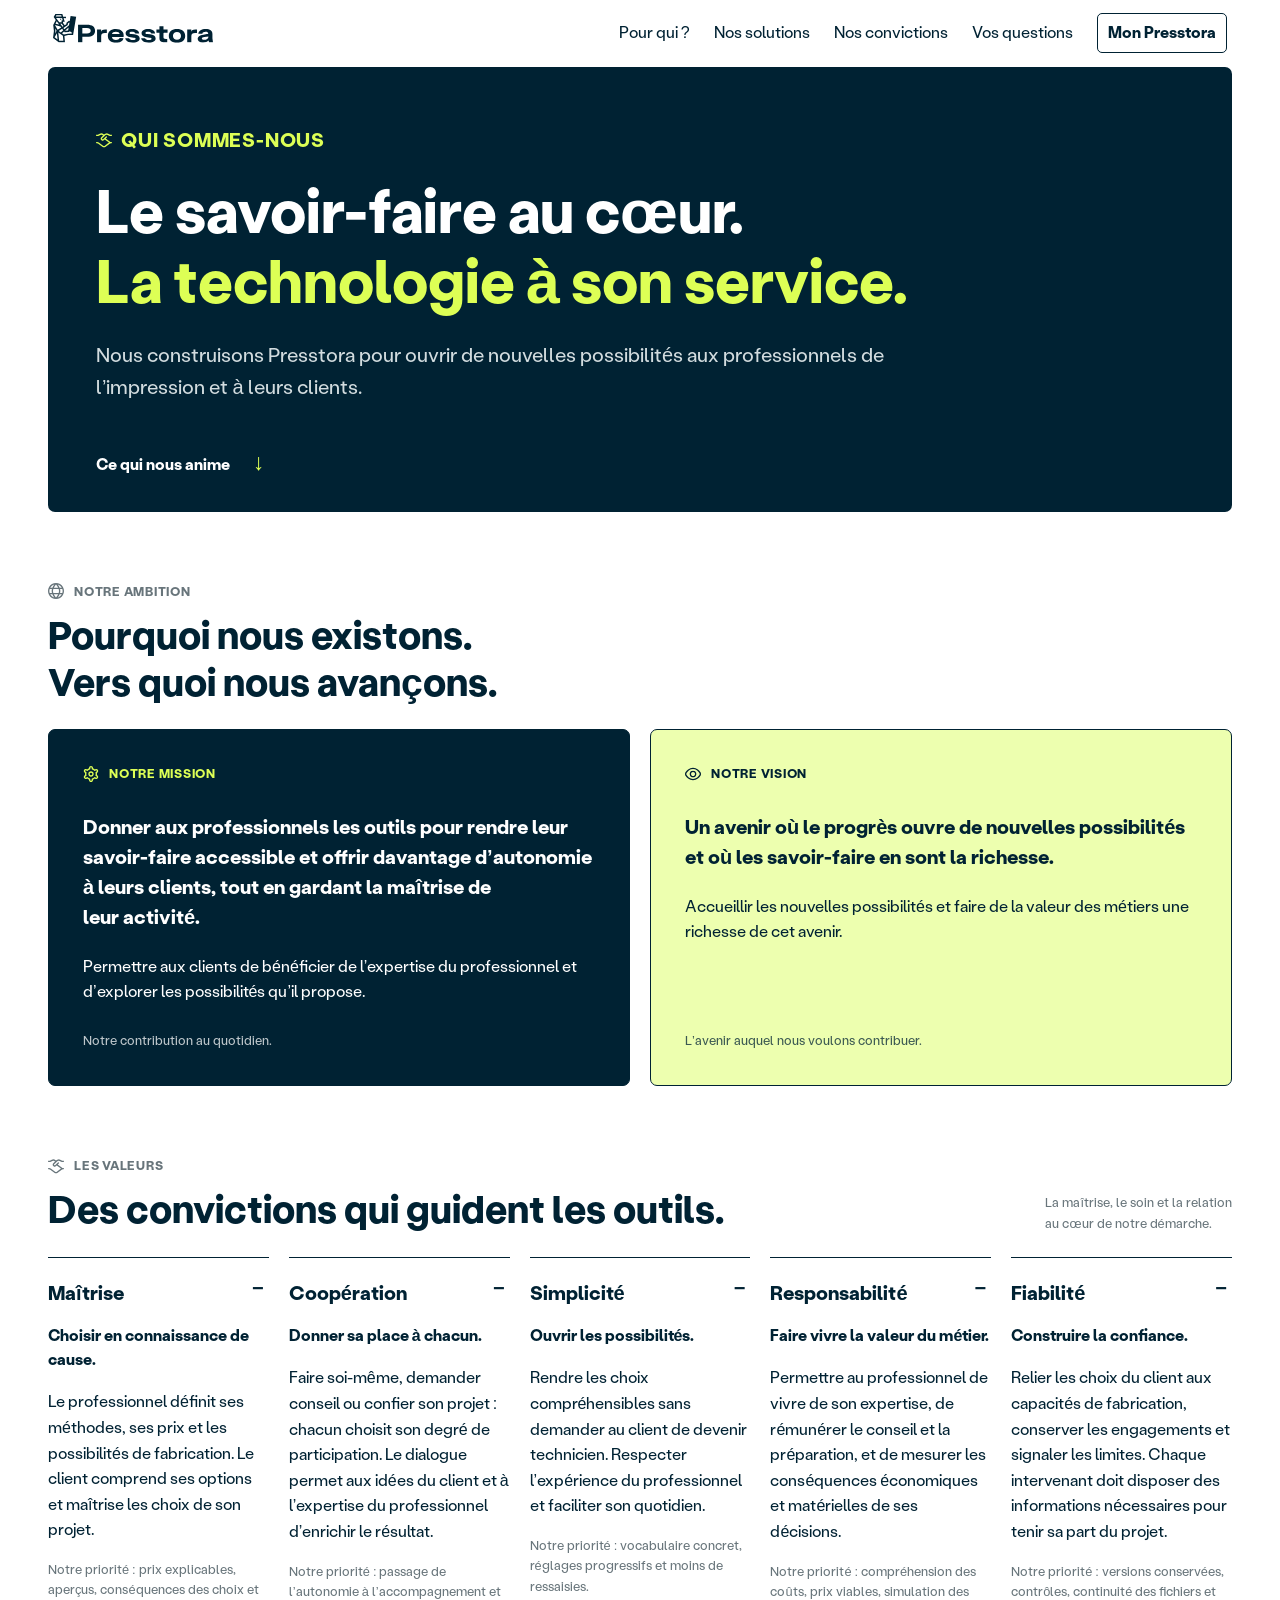
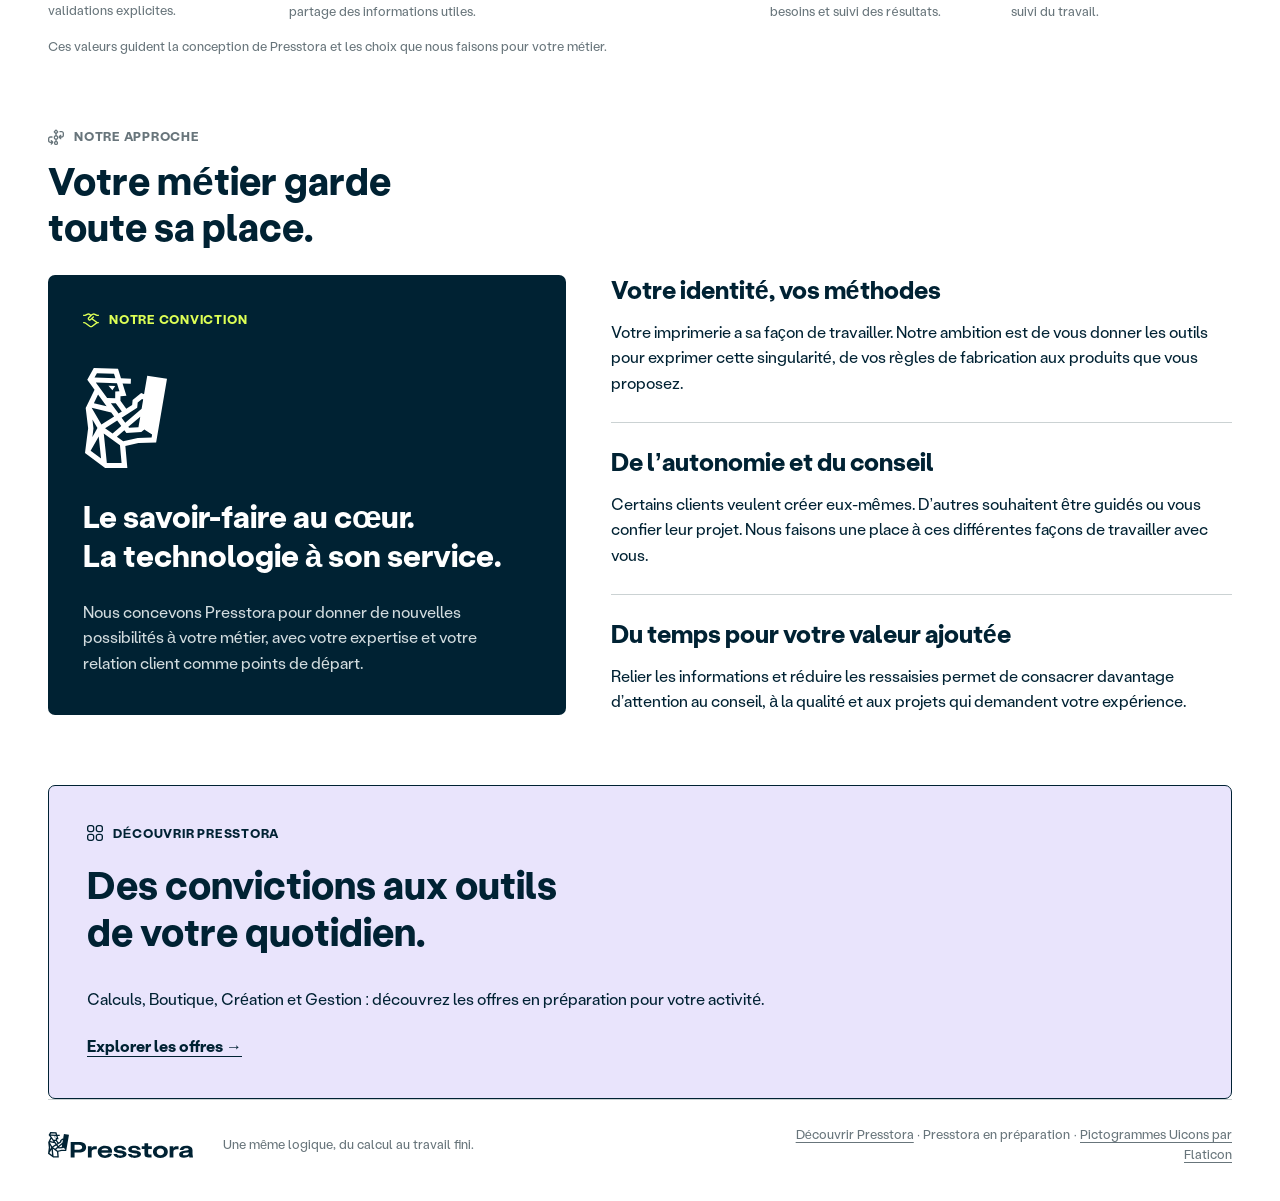
<file: qui-sommes-nous.html>
<!doctype html>
<html lang="fr"><head><meta charset="utf-8"><meta name="robots" content="noindex,nofollow"><meta name="viewport" content="width=device-width,initial-scale=1"><title>Qui sommes-nous — Presstora</title><meta name="description" content="Découvrez la mission, la vision et les valeurs qui guident Presstora : le savoir-faire au cœur, la technologie à son service."><link rel="stylesheet" href="style.css?v=1581dd6b96e2"><link rel="stylesheet" href="typography.css?v=12c612d063"><link rel="stylesheet" href="header.css?v=8e3510666039"><link rel="stylesheet" href="buttons.css?v=0756c09e4a05"><script src="header-menu.js?v=da7331bc8a5f" defer></script></head>
<body><header class="nav header-column-grid"><a href="index.html" aria-label="Presstora accueil"><img src="assets/logo.svg" alt="Presstora" width="166" height="30"></a><button class="header-menu-toggle" type="button" aria-controls="primary-navigation" aria-expanded="false" aria-label="Ouvrir le menu" hidden><svg width="24" height="24" viewBox="0 0 24 24" fill="none" stroke="currentColor" stroke-width="1.8" stroke-linecap="round" aria-hidden="true" focusable="false"><path class="menu-line-top" d="M4 6h16"/><path class="menu-line-middle" d="M4 12h16"/><path class="menu-line-bottom" d="M4 18h16"/></svg></button><nav id="primary-navigation" aria-label="Navigation principale"><a href="index.html#a-votre-echelle">Pour qui ?</a><a href="index.html#packages">Nos solutions</a><a href="index.html#convictions">Nos convictions</a><a href="index.html#questions">Vos questions</a><a class="nav-cta" href="index.html#selection">Mon Presstora</a></nav></header><main><section class="hero brand-hero"><div class="eyebrow"><svg class="eyebrow-icon" width="16" height="16" viewBox="0 0 300 300" data-uicon="handshake" aria-hidden="true" focusable="false"><g transform="translate(0 300) scale(1 -1)" fill="currentColor" stroke="none"><path d="M288 113H279Q274 113 270 112L182 178L203 198Q207 202 207.0 207.0Q207 212 203.5 215.5Q200 219 194.5 219.5Q189 220 186 216L133 166Q129 162 123.5 162.5Q118 163 115.0 167.0Q112 171 112.5 176.0Q113 181 116 185L175 240Q184 248 195.5 249.5Q207 251 217 246L246 232Q260 225 274 225H287Q293 225 296.5 228.5Q300 232 300.0 237.5Q300 243 296.5 246.5Q293 250 287 250H274Q265 250 258 254L229 268Q211 277 191.5 274.0Q172 271 158 258L150 251L142 259Q124 275 99 275Q85 275 71 268L42 254Q35 250 26 250H13Q7 250 3.5 246.5Q0 243 0.0 237.5Q0 232 3.5 228.5Q7 225 13 225H26Q40 225 54 232L83 246Q92 251 104.0 249.5Q116 248 125 240L132 234L99 202Q89 192 87.5 178.0Q86 164 94 153Q99 146 107.5 142.0Q116 138 125 138Q140 138 151 148L163 160L243 101L165 43Q159 37 150.0 37.5Q141 38 134 43L58 100Q42 113 21 113H12Q7 113 3.5 109.0Q0 105 0.0 100.0Q0 95 3.5 91.5Q7 88 12 88H21Q33 88 43 80L119 23Q133 12 150.0 12.0Q167 12 181 23L257 80Q267 88 279 88H288Q293 88 296.5 91.5Q300 95 300.0 100.0Q300 105 296.5 109.0Q293 113 288 113Z"/></g></svg>QUI SOMMES-NOUS</div><h1>Le savoir-faire au cœur.<br><span>La technologie à son service.</span></h1><p>Nous construisons Presstora pour ouvrir de nouvelles possibilités aux professionnels de l’impression et à leurs clients.</p><div class="hero-foot"><a href="#cap">Ce qui nous anime <span aria-hidden="true">↓</span></a></div></section>

<!-- Emplacement réservé au parcours du fondateur. À rédiger avec Louis avant affichage public. -->
<section id="parcours" class="brand-section founder-story" hidden aria-label="Le parcours à l’origine de Presstora"></section>
<section id="cap" class="brand-section" aria-labelledby="cap-title"><div class="section-heading"><div><span class="eyebrow"><svg class="eyebrow-icon" width="16" height="16" viewBox="0 0 300 300" data-uicon="globe" aria-hidden="true" focusable="false"><g transform="translate(0 300) scale(1 -1)" fill="currentColor" stroke="none"><path d="M150 300Q109 300 74.5 280.0Q40 260 20.0 225.5Q0 191 0.0 150.0Q0 109 20.0 74.5Q40 40 74.5 20.0Q109 0 150.0 0.0Q191 0 225.5 20.0Q260 40 280.0 74.5Q300 109 300.0 150.0Q300 191 280.0 225.5Q260 260 225.5 280.0Q191 300 150 300ZM258 213H218Q204 244 183 271Q206 264 226.0 249.0Q246 234 258 213ZM206 150Q206 131 200 112H100Q94 131 94.0 150.0Q94 169 100 187H200Q206 169 206 150ZM110 88H190Q174 56 150 30Q126 56 110 88ZM110 213Q126 244 150 270Q174 244 190 213ZM118 271Q96 244 82 212H42Q54 234 74.0 249.0Q94 264 117 271ZM31 188H74Q69 169 69.0 150.0Q69 131 74 112H31Q19 150 31 188ZM42 88H82Q96 56 117 29Q94 36 74.0 51.0Q54 66 42 87ZM183 29Q204 56 218 88H258Q246 66 226.0 51.0Q206 36 183 29ZM269 113H226Q231 131 231.0 150.0Q231 169 226 188H269Q281 150 269 112Z"/></g></svg>NOTRE AMBITION</span><h2 id="cap-title">Pourquoi nous existons.<br>Vers quoi nous avançons.</h2></div></div>
<div class="purpose-grid"><article class="mission"><span class="eyebrow"><svg class="eyebrow-icon" width="16" height="16" viewBox="0 0 300 300" data-uicon="settings" aria-hidden="true" focusable="false"><g transform="translate(0 300) scale(1 -1)" fill="currentColor" stroke="none"><path d="M150 200Q129 200 114.5 185.5Q100 171 100.0 150.0Q100 129 114.5 114.5Q129 100 150.0 100.0Q171 100 185.5 114.5Q200 129 200.0 150.0Q200 171 185.5 185.5Q171 200 150 200ZM150 125Q140 125 132.5 132.5Q125 140 125.0 150.0Q125 160 132.5 167.5Q140 175 150.0 175.0Q160 175 167.5 167.5Q175 160 175.0 150.0Q175 140 167.5 132.5Q160 125 150 125ZM266 126 261 129Q264 150 261 171L266 174Q275 179 280.0 187.5Q285 196 285.0 206.0Q285 216 280.0 225.0Q275 234 266.0 239.0Q257 244 247.0 244.0Q237 244 229 239L223 236Q207 249 188 256V263Q188 278 177.0 289.0Q166 300 150.0 300.0Q134 300 123.0 289.0Q112 278 113 262V256Q93 249 77 236L71 239Q58 247 43.0 242.5Q28 238 20.0 225.0Q12 212 16.0 197.0Q20 182 34 174L39 171Q36 150 39 129L34 126Q20 118 16.0 103.0Q12 88 20.0 75.0Q28 62 43.0 57.5Q58 53 71 61L77 64Q93 51 112 44V38Q113 22 123.5 11.0Q134 0 150.0 0.0Q166 0 176.5 11.0Q187 22 188 37V44Q207 51 223 64L229 61Q242 53 257.0 57.5Q272 62 280.0 75.0Q288 88 284.0 103.0Q280 118 266 126ZM234 173Q241 150 234 127Q233 122 234.5 118.5Q236 115 240 112L254 105Q258 102 259.5 97.0Q261 92 258.5 87.5Q256 83 251.0 81.5Q246 80 241 83L228 91Q224 93 219.5 92.5Q215 92 212 89Q195 71 172 65Q168 64 165.0 60.5Q162 57 162 53V38Q162 32 158.5 28.5Q155 25 150.0 25.0Q145 25 141.0 28.5Q137 32 137 38V53Q137 57 134.5 60.5Q132 64 128 65Q105 71 88 89Q85 92 80.5 92.5Q76 93 72 91L59 83Q53 79 46.5 83.0Q40 87 40.0 94.0Q40 101 46 105L60 112Q64 115 65.5 118.5Q67 122 66 127Q59 150 66 173Q67 178 65.5 181.5Q64 185 60 188L46 195Q40 199 40.0 206.0Q40 213 46.5 217.0Q53 221 59 217L72 209Q76 207 80.5 207.5Q85 208 88 211Q105 229 128 235Q132 236 135.0 239.5Q138 243 138 247V263Q137 268 141.0 271.5Q145 275 150.0 275.0Q155 275 159.0 271.5Q163 268 163 263V247Q162 243 165.0 239.5Q168 236 172 235Q195 229 212 211Q215 208 219.5 207.5Q224 207 228 209L241 217Q247 221 253.5 217.0Q260 213 260.0 206.0Q260 199 254 195L240 188Q236 185 234.5 181.5Q233 178 234 173Z"/></g></svg>NOTRE MISSION</span><h3>Donner aux professionnels les outils pour rendre leur savoir-faire accessible et offrir davantage d’autonomie à leurs clients, tout en gardant la maîtrise de leur activité.</h3><p>Permettre aux clients de bénéficier de l’expertise du professionnel et d’explorer les possibilités qu’il propose.</p><span class="purpose-note">Notre contribution au quotidien.</span></article><article class="vision"><span class="eyebrow"><svg class="eyebrow-icon" width="16" height="16" viewBox="0 0 300 300" data-uicon="eye" aria-hidden="true" focusable="false"><g transform="translate(0 300) scale(1 -1)" fill="currentColor" stroke="none"><path d="M291 182Q271 215 242 236Q201 267 150.0 267.0Q99 267 58 236Q29 215 9 182Q0 167 0.0 150.0Q0 133 9 118Q29 85 58 64Q99 33 150.0 33.0Q201 33 242 64Q271 85 291 118Q300 133 300.0 150.0Q300 167 291 182ZM270 131Q252 103 228 84Q193 58 150.0 58.0Q107 58 72 84Q48 103 30 131Q25 140 25.0 150.0Q25 160 30 169Q48 197 72 216Q107 242 150.0 242.0Q193 242 228 216Q252 197 270 169Q275 160 275.0 150.0Q275 140 270 131ZM150 213Q133 212 118.5 204.0Q104 196 96.0 181.5Q88 167 88.0 150.0Q88 133 96.0 118.5Q104 104 118.5 96.0Q133 88 150.0 87.5Q167 87 181.5 95.5Q196 104 204.5 118.5Q213 133 212.5 150.0Q212 167 204.0 181.5Q196 196 181.5 204.0Q167 212 150 213ZM150 113Q134 113 123.5 123.5Q113 134 113.0 150.0Q113 166 123.5 177.0Q134 188 150.0 188.0Q166 188 177.0 177.0Q188 166 188.0 150.0Q188 134 177.0 123.0Q166 112 150 113Z"/></g></svg>NOTRE VISION</span><h3>Un avenir où le progrès ouvre de nouvelles possibilités et où les savoir-faire en sont la richesse.</h3><p>Accueillir les nouvelles possibilités et faire de la valeur des métiers une richesse de cet avenir.</p><span class="purpose-note">L’avenir auquel nous voulons contribuer.</span></article></div>
</section>
<section id="valeurs" class="brand-section" aria-labelledby="values-title"><div class="section-heading"><div><span class="eyebrow"><svg class="eyebrow-icon" width="16" height="16" viewBox="0 0 300 300" data-uicon="handshake" aria-hidden="true" focusable="false"><g transform="translate(0 300) scale(1 -1)" fill="currentColor" stroke="none"><path d="M288 113H279Q274 113 270 112L182 178L203 198Q207 202 207.0 207.0Q207 212 203.5 215.5Q200 219 194.5 219.5Q189 220 186 216L133 166Q129 162 123.5 162.5Q118 163 115.0 167.0Q112 171 112.5 176.0Q113 181 116 185L175 240Q184 248 195.5 249.5Q207 251 217 246L246 232Q260 225 274 225H287Q293 225 296.5 228.5Q300 232 300.0 237.5Q300 243 296.5 246.5Q293 250 287 250H274Q265 250 258 254L229 268Q211 277 191.5 274.0Q172 271 158 258L150 251L142 259Q124 275 99 275Q85 275 71 268L42 254Q35 250 26 250H13Q7 250 3.5 246.5Q0 243 0.0 237.5Q0 232 3.5 228.5Q7 225 13 225H26Q40 225 54 232L83 246Q92 251 104.0 249.5Q116 248 125 240L132 234L99 202Q89 192 87.5 178.0Q86 164 94 153Q99 146 107.5 142.0Q116 138 125 138Q140 138 151 148L163 160L243 101L165 43Q159 37 150.0 37.5Q141 38 134 43L58 100Q42 113 21 113H12Q7 113 3.5 109.0Q0 105 0.0 100.0Q0 95 3.5 91.5Q7 88 12 88H21Q33 88 43 80L119 23Q133 12 150.0 12.0Q167 12 181 23L257 80Q267 88 279 88H288Q293 88 296.5 91.5Q300 95 300.0 100.0Q300 105 296.5 109.0Q293 113 288 113Z"/></g></svg>LES VALEURS</span><h2 id="values-title">Des convictions qui guident les outils.</h2></div><p>La maîtrise, le soin et la relation<br>au cœur de notre démarche.</p></div>
<div class="values-grid">
<details open><summary>Maîtrise</summary><p>Choisir en connaissance de cause.</p><div>Le professionnel définit ses méthodes, ses prix et les possibilités de fabrication. Le client comprend ses options et maîtrise les choix de son projet.<span>Notre priorité : prix explicables, aperçus, conséquences des choix et validations explicites.</span></div></details>
<details open><summary>Coopération</summary><p>Donner sa place à chacun.</p><div>Faire soi-même, demander conseil ou confier son projet : chacun choisit son degré de participation. Le dialogue permet aux idées du client et à l’expertise du professionnel d’enrichir le résultat.<span>Notre priorité : passage de l’autonomie à l’accompagnement et partage des informations utiles.</span></div></details>
<details open><summary>Simplicité</summary><p>Ouvrir les possibilités.</p><div>Rendre les choix compréhensibles sans demander au client de devenir technicien. Respecter l’expérience du professionnel et faciliter son quotidien.<span>Notre priorité : vocabulaire concret, réglages progressifs et moins de ressaisies.</span></div></details>
<details open><summary>Responsabilité</summary><p>Faire vivre la valeur du métier.</p><div>Permettre au professionnel de vivre de son expertise, de rémunérer le conseil et la préparation, et de mesurer les conséquences économiques et matérielles de ses décisions.<span>Notre priorité : compréhension des coûts, prix viables, simulation des besoins et suivi des résultats.</span></div></details>
<details open><summary>Fiabilité</summary><p>Construire la confiance.</p><div>Relier les choix du client aux capacités de fabrication, conserver les engagements et signaler les limites. Chaque intervenant doit disposer des informations nécessaires pour tenir sa part du projet.<span>Notre priorité : versions conservées, contrôles, continuité des fichiers et suivi du travail.</span></div></details>
</div><p class="caption">Ces valeurs guident la conception de Presstora et les choix que nous faisons pour votre métier.</p></section>
<section id="identite" class="brand-section" aria-labelledby="identity-title"><div class="section-heading"><div><span class="eyebrow"><svg class="eyebrow-icon" width="16" height="16" viewBox="0 0 300 300" data-uicon="workflow" aria-hidden="true" focusable="false"><g transform="translate(0 300) scale(1 -1)" fill="currentColor" stroke="none"><path d="M189 234Q194 239 194.0 247.0Q194 255 189 260L163 286Q158 291 150.0 291.0Q142 291 137 286L111 260Q106 255 106.0 247.0Q106 239 111 234L138 207V183Q124 178 115.0 166.5Q106 155 106.0 140.5Q106 126 115.0 114.5Q124 103 138 99V75Q127 75 120.0 67.5Q113 60 113 50V25Q113 15 120.0 7.5Q127 0 138 0H163Q173 0 180.5 7.5Q188 15 188 25V50Q188 60 180.5 67.5Q173 75 163 75V99Q176 103 185.0 114.5Q194 126 194.0 140.5Q194 155 185.0 166.5Q176 178 163 183V207ZM163 25H138V50H163ZM133 247 150 264 167 247 150 230ZM169 141Q169 133 163.5 127.5Q158 122 150.0 122.0Q142 122 136.5 127.5Q131 133 131.0 140.5Q131 148 136.5 153.5Q142 159 150.0 159.0Q158 159 163.5 153.5Q169 148 169 141ZM300 219V181Q300 163 287.0 150.5Q274 138 256 138H238L247 128Q251 124 251.0 119.0Q251 114 247.5 110.0Q244 106 238.5 106.0Q233 106 230 110L207 132Q200 140 200.0 150.0Q200 160 207 168L230 190Q233 194 238.5 194.0Q244 194 247.5 190.0Q251 186 251.0 181.0Q251 176 247 172L238 163H256Q264 163 269.5 168.0Q275 173 275 181V219Q275 227 269.5 232.5Q264 238 256 237H225Q220 237 216.5 241.0Q213 245 213.0 250.0Q213 255 216.5 259.0Q220 263 225 263H256Q274 263 287.0 250.0Q300 237 300 219ZM93 68Q100 60 100.0 50.0Q100 40 93 32L70 10Q67 6 61.5 6.0Q56 6 52.5 10.0Q49 14 49.0 19.0Q49 24 53 28L63 38H44Q26 38 13.0 50.5Q0 63 0 81V119Q0 137 13.0 150.0Q26 163 44 163H75Q80 163 84.0 159.0Q88 155 88.0 150.0Q88 145 84.0 141.5Q80 138 75 138H44Q36 138 30.5 132.5Q25 127 25 119V81Q25 73 30.5 68.0Q36 63 44 63H63L53 72Q49 76 49.0 81.0Q49 86 52.5 90.0Q56 94 61.5 94.0Q67 94 70 90Z"/></g></svg>NOTRE APPROCHE</span><h2 id="identity-title">Votre métier garde<br>toute sa place.</h2></div></div>
<div class="identity-grid"><article class="brand-signature"><span class="eyebrow"><svg class="eyebrow-icon" width="16" height="16" viewBox="0 0 300 300" data-uicon="handshake" aria-hidden="true" focusable="false"><g transform="translate(0 300) scale(1 -1)" fill="currentColor" stroke="none"><path d="M288 113H279Q274 113 270 112L182 178L203 198Q207 202 207.0 207.0Q207 212 203.5 215.5Q200 219 194.5 219.5Q189 220 186 216L133 166Q129 162 123.5 162.5Q118 163 115.0 167.0Q112 171 112.5 176.0Q113 181 116 185L175 240Q184 248 195.5 249.5Q207 251 217 246L246 232Q260 225 274 225H287Q293 225 296.5 228.5Q300 232 300.0 237.5Q300 243 296.5 246.5Q293 250 287 250H274Q265 250 258 254L229 268Q211 277 191.5 274.0Q172 271 158 258L150 251L142 259Q124 275 99 275Q85 275 71 268L42 254Q35 250 26 250H13Q7 250 3.5 246.5Q0 243 0.0 237.5Q0 232 3.5 228.5Q7 225 13 225H26Q40 225 54 232L83 246Q92 251 104.0 249.5Q116 248 125 240L132 234L99 202Q89 192 87.5 178.0Q86 164 94 153Q99 146 107.5 142.0Q116 138 125 138Q140 138 151 148L163 160L243 101L165 43Q159 37 150.0 37.5Q141 38 134 43L58 100Q42 113 21 113H12Q7 113 3.5 109.0Q0 105 0.0 100.0Q0 95 3.5 91.5Q7 88 12 88H21Q33 88 43 80L119 23Q133 12 150.0 12.0Q167 12 181 23L257 80Q267 88 279 88H288Q293 88 296.5 91.5Q300 95 300.0 100.0Q300 105 296.5 109.0Q293 113 288 113Z"/></g></svg>NOTRE CONVICTION</span><img src="assets/monogram.svg" width="86" height="100" alt="Symbole de l’artisan imprimeur Presstora"><h3>Le savoir-faire au cœur.<br>La technologie à son service.</h3><p>Nous concevons Presstora pour donner de nouvelles possibilités à votre métier, avec votre expertise et votre relation client comme points de départ.</p></article><div class="identity-notes"><article><h3>Votre identité, vos méthodes</h3><p>Votre imprimerie a sa façon de travailler. Notre ambition est de vous donner les outils pour exprimer cette singularité, de vos règles de fabrication aux produits que vous proposez.</p></article><article><h3>De l’autonomie et du conseil</h3><p>Certains clients veulent créer eux-mêmes. D’autres souhaitent être guidés ou vous confier leur projet. Nous faisons une place à ces différentes façons de travailler avec vous.</p></article><article><h3>Du temps pour votre valeur ajoutée</h3><p>Relier les informations et réduire les ressaisies permet de consacrer davantage d’attention au conseil, à la qualité et aux projets qui demandent votre expérience.</p></article></div></div>
</section><section class="offer-bridge"><span class="eyebrow"><svg class="eyebrow-icon" width="16" height="16" viewBox="0 0 300 300" data-uicon="apps" aria-hidden="true" focusable="false"><g transform="translate(0 300) scale(1 -1)" fill="currentColor" stroke="none"><path d="M88 300H50Q29 300 14.5 285.5Q0 271 0 250V213Q0 192 14.5 177.5Q29 163 50 163H88Q108 163 123.0 177.5Q138 192 137 212V250Q138 271 123.0 285.5Q108 300 88 300ZM113 213Q113 202 105.5 195.0Q98 188 87 188H50Q40 188 32.5 195.0Q25 202 25 213V250Q25 260 32.5 267.5Q40 275 50 275H88Q98 275 105.5 267.5Q113 260 113 250ZM250 300H213Q192 300 177.5 285.5Q163 271 163 250V213Q163 192 177.5 177.5Q192 163 213 163H250Q271 163 285.5 177.5Q300 192 300 212V250Q300 271 285.5 285.5Q271 300 250 300ZM275 213Q275 202 267.5 194.5Q260 187 250 188H213Q202 188 195.0 195.0Q188 202 188 213V250Q188 260 195.0 267.5Q202 275 213 275H250Q260 275 267.5 267.5Q275 260 275 250ZM88 138H50Q29 137 14.5 122.5Q0 108 0 88V50Q0 29 14.5 14.5Q29 0 50 0H88Q108 0 122.5 14.5Q137 29 137 50V88Q138 108 123.0 123.0Q108 138 88 137ZM113 50Q113 40 105.5 32.5Q98 25 87 25H50Q40 25 32.5 32.5Q25 40 25 50V88Q25 98 32.5 105.5Q40 113 50 113H88Q98 113 105.5 105.5Q113 98 113 88ZM250 138H213Q192 138 177.5 123.0Q163 108 163 88V50Q163 29 177.5 14.5Q192 0 213 0H250Q271 0 285.5 14.5Q300 29 300 50V88Q300 108 285.5 123.0Q271 138 250 137ZM275 50Q275 40 267.5 32.5Q260 25 250 25H213Q202 25 195.0 32.5Q188 40 188 50V88Q188 98 195.0 105.5Q202 113 213 113H250Q260 113 267.5 105.5Q275 98 275 88Z"/></g></svg>DÉCOUVRIR PRESSTORA</span><h2>Des convictions aux outils<br>de votre quotidien.</h2><p>Calculs, Boutique, Création et Gestion : découvrez les offres en préparation pour votre activité.</p><p class="about-cta"><a href="index.html#packages">Explorer les offres <span aria-hidden="true">→</span></a></p></section></main><footer><img src="assets/logo.svg" alt="Presstora" width="145" height="26"><p>Une même logique, du calcul au travail fini.</p><span><a href="index.html">Découvrir Presstora</a> · Presstora en préparation · <a href="https://www.flaticon.com/uicons/interface-icons">Pictogrammes Uicons par Flaticon</a></span></footer></body></html>
</file>
<file: style.css>
@font-face{font-family:Stabil;src:url(assets/regular.otf) format("opentype");font-weight:400;font-style:normal;font-display:swap}@font-face{font-family:Stabil;src:url(assets/bold.otf) format("opentype");font-weight:700;font-style:normal;font-display:swap}

:root{--navy:#002233;--ink:#10232c;--lime:#ddff55;--violet:#b2a1ff;--soft:#f4f5f3;--muted:#68757b;--line:#cbd2d3;--radius:7px}*{box-sizing:border-box}html{scroll-behavior:smooth;scroll-padding-top:24px}body{margin:0;background:#fff;color:var(--navy);font:15px/1.5 Stabil,"Helvetica Neue",Arial,sans-serif}button,input{font:inherit}button,a,input,summary{-webkit-tap-highlight-color:transparent}a{color:inherit}button{cursor:pointer}button:focus-visible,a:focus-visible,summary:focus-visible,input:focus-visible{outline:3px solid #795dcc;outline-offset:4px}button:disabled{cursor:default}h1,h2,h3,p{margin:0}h1,h2,h3{line-height:1.22;letter-spacing:0}h1{line-height:1.16}button{color:var(--navy)}.nav{max-width:1600px;margin:auto;padding:27px 48px;display:flex;align-items:center;justify-content:space-between;gap:30px}.nav img,footer img{display:block}nav{display:flex;gap:32px;align-items:center}nav a{text-decoration:none;font-size:13px}.nav-cta{border:1px solid var(--navy);border-radius:var(--radius);padding:9px 13px;background:white}.nav-cta span{background:var(--lime);border-radius:3px;margin-left:9px;padding:2px 6px}main{max-width:1600px;margin:auto;padding:0 48px}.hero{padding:58px 48px 32px;background:var(--navy);color:white;border-radius:var(--radius);position:relative}.eyebrow{font-size:10px;font-weight:700;letter-spacing:.12em;display:block}.hero .eyebrow{color:var(--lime);display:flex;align-items:center;gap:9px}.hero .eyebrow span{width:6px;height:6px;background:var(--lime);border-radius:50%}h1{font-size:clamp(42px,4.5vw,70px);margin:22px 0;max-width:1050px;font-weight:700}h1 span{color:var(--lime)}.hero>p{color:#d2dcdf;font-size:17px;line-height:1.6}.hero-foot{margin-top:42px;display:flex;align-items:center;justify-content:space-between;gap:20px}.hero-foot>a{font-weight:700;text-decoration:none}.hero-foot>a span{display:inline-block;margin-left:20px;color:var(--lime);font-size:23px}.draft{font-size:11px;color:#b9c6cb}section{scroll-margin-top:25px}#packages{margin-top:55px}.section-heading{display:flex;align-items:flex-end;justify-content:space-between;gap:24px;margin-bottom:23px}.section-heading .eyebrow,.selection .eyebrow,.questions .eyebrow{color:var(--muted);margin-bottom:12px}h2{font-size:29px}.section-heading>p{font-size:12px;color:var(--muted);max-width:300px}.packages{display:grid;grid-template-columns:repeat(4,minmax(0,1fr));gap:20px}.package{background:white;border:1.5px solid var(--navy);border-radius:var(--radius);min-width:0;display:flex;flex-direction:column;overflow:hidden}.package-top{padding:23px 22px 22px;min-height:290px;display:flex;flex-direction:column;border-radius:var(--radius)}.package.basic .package-top{background:#edffaf}.package.edition .package-top{background:#f0ecff}.package .kicker{display:flex;align-items:center;justify-content:space-between;gap:8px;min-height:24px;margin-bottom:21px}.package-number{font-size:11px;color:#53666e}.tag{display:inline-flex;align-items:center;font-size:10px;line-height:1.25;border:1px solid #b5bdbf;border-radius:4px;padding:4px 6px;background:#fff8}.package h3{font-size:28px;margin-bottom:14px}.package .intro{font-size:13px;line-height:1.5;min-height:60px;margin-bottom:22px;color:#4d6069}.package .toggle{margin-top:auto;border:1px solid var(--navy);border-radius:5px;width:100%;padding:11px 8px;font-weight:700;background:white;font-size:13px}.package .toggle[aria-pressed=true]{background:var(--navy);color:white}.toggle:hover:not(:disabled){background:var(--lime)}.toggle[aria-pressed=true]:hover:not(:disabled){background:#153d4c}.package-body{padding:22px;flex:1;display:flex;flex-direction:column;border-top:1.5px solid var(--navy);border-radius:var(--radius)}.mini-title{font-size:10px;letter-spacing:.09em;font-weight:700;margin-bottom:15px;color:#4f636d}.features{padding:0;margin:0;list-style:none;min-height:180px}.features li{position:relative;padding-left:20px;font-size:13px;line-height:1.45;margin-bottom:12px}.features .included{display:inline-block;background:#edffaf;border-radius:3px;font-size:9px;padding:2px 5px;font-weight:700;margin-left:4px;white-space:nowrap}.addons{border-top:1px solid var(--line);padding-top:20px;margin-top:16px;flex:1}.option{display:flex;gap:9px;align-items:flex-start;margin-bottom:14px;cursor:pointer;font-size:12px;line-height:1.4}.option input{accent-color:var(--navy);width:16px;height:16px;margin:1px 0 0;flex:none}.option small{display:block;color:var(--muted);font-size:10px;margin-top:3px}.option input:disabled+span{color:var(--muted)}.option .included{color:var(--navy);background:#edffaf;padding:1px 4px;border-radius:3px}.package-note{font-size:10px;line-height:1.45;color:var(--muted);padding-top:10px}.caption{font-size:11px;color:var(--muted);margin:14px 0 0}.selection{margin:42px 0 65px;border:1.5px solid var(--navy);border-radius:var(--radius);background:white;padding:28px 30px}.selection-header{display:flex;align-items:center;justify-content:space-between;gap:20px;margin-bottom:27px}.text-button{border:0;background:none;text-decoration:underline;text-underline-offset:4px;font-size:12px}.selection-content{display:grid;grid-template-columns:1fr 310px;gap:35px}.chips{display:flex;gap:8px;flex-wrap:wrap}.chip{font-size:13px;border:1px solid var(--navy);padding:8px 12px;border-radius:4px;background:var(--soft);font-weight:700}.chip:first-child{background:var(--lime)}.dependency{font-size:12px;color:var(--muted);margin:17px 0}.option-summary{font-size:12px;margin:8px 0}.option-summary b{margin-right:5px}.selection-action{border-left:1px solid var(--line);padding-left:30px}.selection-action>span{font-size:11px;color:var(--muted)}.selection-action strong{display:block;font-size:25px;margin-top:3px}.selection-action p{font-size:12px;color:var(--muted);margin:7px 0 15px}.primary{display:flex;justify-content:space-between;gap:15px;width:100%;background:var(--lime);border:1px solid var(--navy);border-radius:5px;padding:12px 14px;font-weight:700;font-size:12px}.primary:disabled{opacity:.45}.selection-action small{font-size:10px;color:var(--muted);display:block;margin-top:8px}#feedback{font-size:12px;margin-top:12px}#feedback:empty{display:none}.explain-grid{display:grid;grid-template-columns:repeat(3,1fr);border-top:1.5px solid var(--navy);border-bottom:1.5px solid var(--navy);padding:27px 0;gap:0}.explain-grid article{padding:0 28px}.explain-grid article:first-child{padding-left:0}.explain-grid article+article{border-left:1px solid var(--line)}.step{font-size:11px;color:var(--muted)}.explain-grid h3{font-size:21px;margin:17px 0 14px}.explain-grid p{font-size:13px;line-height:1.6}.note{font-size:11px;color:var(--muted);display:block;margin-top:18px}.questions{display:grid;grid-template-columns:1fr 1.5fr;gap:60px;margin:65px 0 75px}.questions h2{font-size:32px}.faq details{border-bottom:1px solid var(--line)}summary{list-style:none;cursor:pointer;padding:18px 30px 18px 0;font-size:14px;font-weight:700;position:relative}summary::-webkit-details-marker{display:none}summary:after{content:'+';position:absolute;right:5px;font-size:20px;top:12px}details[open] summary:after{content:'−'}.faq p{font-size:13px;line-height:1.6;color:#50616a;padding:0 25px 20px 0}footer{max-width:1504px;padding:25px 0 35px;margin:0 auto;display:flex;align-items:center;gap:30px;border-top:1px solid var(--line)}footer p{font-size:12px;color:var(--muted)}footer>span{margin-left:auto;font-size:10px;color:var(--muted)}
@media(min-width:1601px){footer{max-width:1504px}}@media(max-width:1600px){footer{margin-left:48px;margin-right:48px}}@media(max-width:1150px){.packages{grid-template-columns:repeat(2,minmax(0,1fr))}.package-top{min-height:260px}.features{min-height:175px}}@media(max-width:700px){.nav{padding:20px}.nav img{width:135px;height:auto}nav{gap:10px}.nav nav>a:not(.nav-cta){display:none}main{padding:0 20px}.hero{padding:32px 24px 25px}h1{font-size:40px}.hero>p{font-size:14px}.hero-foot{display:block;margin-top:28px}.draft{display:block;margin-top:18px;font-size:10px}.hero-foot>a{font-size:13px}.section-heading{display:block}.section-heading>p{margin-top:15px}h2{font-size:25px}.packages{grid-template-columns:1fr}.package-top{min-height:0}.package .intro{min-height:0}.features{min-height:0}.selection{padding:23px 20px}.selection-header{align-items:flex-start}.selection h2{font-size:23px}.selection-content{grid-template-columns:1fr;gap:20px}.selection-action{border-left:0;border-top:1px solid var(--line);padding:20px 0 0}.explain-grid{grid-template-columns:1fr;padding:0}.explain-grid article,.explain-grid article:first-child{padding:23px 0}.explain-grid article+article{border-left:0;border-top:1px solid var(--line)}.questions{grid-template-columns:1fr;gap:20px;margin:45px 0}footer{margin:0 20px;flex-wrap:wrap;gap:15px}footer>span{margin-left:0}footer p{width:100%}}@media(prefers-reduced-motion:reduce){html{scroll-behavior:auto}}
/* Présentation du positionnement, prolongement de la maquette commerciale. */
.chapter-nav{position:sticky;top:0;z-index:5;display:flex;gap:5px;justify-content:space-between;background:var(--soft);border-bottom:1px solid var(--line);padding:14px 0;margin-bottom:0;overflow-x:auto}.chapter-nav a{font-size:12px;padding:9px 12px;border-radius:5px;text-decoration:none;white-space:nowrap}.chapter-nav a:hover,.chapter-nav a[aria-current]{background:var(--navy);color:white}.brand-section,#packages,#selection,#comprendre{scroll-margin-top:90px}.brand-section{margin:70px 0}.brand-section h2{font-size:clamp(28px,2.7vw,42px)}.brand-hero h1{font-size:clamp(39px,4.3vw,65px)}.evolution{display:grid;grid-template-columns:1fr 1fr;border:1.5px solid var(--navy);border-radius:7px;background:white;overflow:hidden}.evolution article{padding:34px}.evolution article+article{border-left:1.5px solid var(--navy);background:#f0f3ef}.period{font-size:10px;letter-spacing:.07em;color:var(--muted);font-weight:700}.evolution h3{font-size:27px;margin:23px 0 18px}.evolution p{max-width:510px;font-size:15px;line-height:1.65}.evolution blockquote{margin:28px 0 0;font-size:19px;color:var(--muted)}.heritage{border-top:1px solid var(--line);padding-top:20px;margin-top:24px;font-size:11px;color:var(--muted)}.heritage b{display:block;font-size:15px;color:var(--navy);margin-top:5px}.purpose-grid{display:grid;grid-template-columns:1fr 1fr;gap:20px}.purpose-grid article{border:1.5px solid var(--navy);border-radius:7px;padding:34px;display:flex;flex-direction:column}.purpose-grid .mission{background:var(--navy);color:white}.purpose-grid .mission .eyebrow{color:var(--lime)}.purpose-grid .vision{background:#edffaf}.purpose-grid h3{font-size:32px;line-height:1.25;margin:28px 0 22px;max-width:550px}.purpose-grid p{font-size:17px;line-height:1.6;margin-bottom:26px}.purpose-note{font-size:11px;margin-top:auto;opacity:.75}.positioning{display:grid;grid-template-columns:1.3fr 1fr;gap:65px;border-top:1.5px solid var(--navy);border-bottom:1.5px solid var(--navy);padding:40px 0}.positioning .eyebrow{color:var(--muted);margin-bottom:18px}.positioning p{font-size:15px;line-height:1.65;max-width:680px}.positioning .position-lead{font-size:21px;line-height:1.5;margin:23px 0 15px}.positioning dl{margin:0}.positioning dl div+div{border-top:1px solid var(--line);padding-top:20px;margin-top:20px}.positioning dt{font-weight:700;font-size:13px;margin-bottom:8px}.positioning dd{margin:0;font-size:14px;line-height:1.6;color:#50616a}.values-grid{display:grid;grid-template-columns:repeat(5,minmax(0,1fr));gap:20px}.values-grid details{border-top:1.5px solid var(--navy)}.values-grid summary{font-size:21px;letter-spacing:0;line-height:1.3;padding-top:22px}.values-grid summary:after{top:17px}.values-grid p{font-weight:700;font-size:12px;margin:0 0 17px}.values-grid details:not([open]) p{display:none}.values-grid details>div{font-size:13px;line-height:1.65}.values-grid details>div span{display:block;margin-top:17px;font-size:11px;color:var(--muted)}.identity-grid{display:grid;grid-template-columns:1fr 1.2fr;gap:45px}.brand-signature{background:var(--navy);color:white;border-radius:7px;padding:35px;position:relative;overflow:hidden;display:flex;flex-direction:column;align-items:flex-start}.brand-signature .eyebrow{color:var(--lime)}.brand-signature img{filter:brightness(0) invert(1);object-fit:contain;margin:38px 0 30px}.brand-signature h3{font-size:40px;line-height:1.22;margin-bottom:24px}.brand-signature p{font-size:14px;color:#d2dcdf;max-width:420px;line-height:1.7}.identity-notes article+article{margin-top:26px;padding-top:24px;border-top:1px solid var(--line)}.identity-notes h3{font-size:21px;margin-bottom:13px}.identity-notes p{font-size:14px;line-height:1.65}.voice-example{margin-top:17px;padding-left:15px;border-left:3px solid var(--navy);font-size:14px}.voice-example span{display:block;font-size:10px;color:var(--muted);margin-bottom:5px}.swatches{display:flex;gap:23px;margin:17px 0}.swatches span{display:flex;gap:7px;align-items:center;font-size:11px}.swatches i{width:22px;height:22px;border:1px solid var(--navy);border-radius:4px}.swatches .midnight{background:var(--navy)}.swatches .lime{background:var(--lime)}.swatches .purple{background:var(--violet)}.horizons{display:grid;grid-template-columns:1fr 1fr;gap:55px}.horizons .eyebrow{color:var(--muted);margin-bottom:16px}.horizons p{font-size:14px;line-height:1.7;margin-bottom:15px}.horizons details{border-top:1px solid var(--line);margin-top:22px}.horizons ul{padding-left:20px;font-size:13px;line-height:1.8}.offer-bridge{padding:38px;background:#e9e4fc;border:1.5px solid var(--navy);border-radius:7px;margin-top:70px}.offer-bridge h2{font-size:36px;margin:20px 0 30px}.offer-bridge>div{display:grid;grid-template-columns:repeat(4,1fr);gap:22px}.offer-bridge p{font-size:13px;line-height:1.5}.offer-bridge b{display:block;font-size:17px;margin-bottom:8px}footer{flex-wrap:wrap}footer>span{max-width:460px;text-align:right}footer a{text-underline-offset:3px}
@media(max-width:1150px){.values-grid{grid-template-columns:repeat(3,minmax(0,1fr))}.identity-grid{gap:28px}.purpose-grid h3{font-size:28px}.brand-signature h3{font-size:33px}}
@media(max-width:700px){.chapter-nav{gap:4px;margin-left:-20px;margin-right:-20px;padding:10px 20px;justify-content:flex-start}.chapter-nav a{font-size:11px;padding:9px}.brand-section{margin:45px 0}.evolution,.purpose-grid,.positioning,.identity-grid,.horizons{grid-template-columns:1fr;gap:22px}.evolution{gap:0}.evolution article{padding:25px}.evolution article+article{border-left:0;border-top:1.5px solid var(--navy)}.evolution h3{font-size:25px}.evolution p{font-size:14px}.purpose-grid article{padding:25px}.purpose-grid p{font-size:15px}.positioning{padding:30px 0;gap:30px}.positioning .position-lead{font-size:19px}.values-grid{grid-template-columns:1fr;gap:12px}.values-grid summary{font-size:23px}.values-grid details>div{font-size:14px}.brand-signature{padding:25px}.brand-signature h3{font-size:35px}.swatches{gap:15px}.offer-bridge{padding:25px;margin-top:45px}.offer-bridge h2{font-size:28px}.offer-bridge>div{grid-template-columns:1fr 1fr;gap:20px}footer>span{text-align:left}.brand-hero h1{font-size:37px}}

/* Attentes complémentaires du client et du professionnel. */
.expectations{margin-top:28px}.expectations ul{padding-left:20px;margin-bottom:0}.expectations li{margin:12px 0;line-height:1.6}.relationship{max-width:960px;line-height:1.75;margin:26px 0 0}

/* Fond de page blanc, y compris la navigation fixe. */
.chapter-nav{background:#fff}

/* Navigation entre la page commerciale et la présentation du projet. */
.nav a[aria-current="page"]{text-decoration:underline;text-underline-offset:5px}.about-cta{margin-top:22px;font-weight:700}.about-cta a{text-underline-offset:4px}
@media(max-width:700px){.nav{flex-wrap:wrap;gap:18px}.nav nav{width:100%;justify-content:space-between;gap:12px}.nav nav>a.about-link{display:inline-block}.nav .nav-cta{margin-left:auto}}
</file>
<file: typography.css>
/* Échelle web : base 16 px, tierce majeure (ratio 1,25).
   Les petits écrans utilisent les mêmes niveaux avec des rôles adaptés. */
:root{
 --type-micro:10.24px;
 --type-small:12.8px;
 --type-base:16px;
 --type-1:20px;
 --type-2:25px;
 --type-3:31.25px;
 --type-4:39.0625px;
 --type-5:48.828125px;
 --type-6:61.03515625px;
 --type-hero:var(--type-6);
 --type-section:var(--type-4);
 --type-card:var(--type-2);
 --type-hero-label:var(--type-1);
}
body{font-size:var(--type-base);line-height:1.6}
h1,h2,h3{letter-spacing:0;text-wrap:balance}
h1,.brand-hero h1{font-size:var(--type-hero);line-height:1.15;max-width:1200px}
h2,.brand-section h2,.questions h2,.selection h2,.offer-bridge h2{font-size:var(--type-section);line-height:1.2}
h3,.package h3,.evolution h3,.explain-grid h3,.identity-notes h3{font-size:var(--type-card);line-height:1.25}
.brand-signature h3{font-size:var(--type-3);line-height:1.25}
.purpose-grid h3{font-size:var(--type-1);line-height:1.5;text-wrap:pretty}
.eyebrow,.period,.mini-title{font-size:var(--type-small);line-height:1.5;letter-spacing:.06em}
.hero .eyebrow{font-size:var(--type-hero-label);letter-spacing:.04em;align-items:baseline}
.hero .eyebrow span{flex:none;align-self:center}
.hero>p,.position-lead,.positioning .position-lead{font-size:var(--type-1);line-height:1.6;max-width:65ch}
.hero>p br{display:none}
nav a,.hero-foot>a,.package .toggle,.text-button,.primary,.chip{font-size:var(--type-base);line-height:1.5}
.evolution p,.purpose-grid p,.positioning p,.positioning dd,.values-grid details>div,.identity-notes p,.brand-signature p,.horizons p,.explain-grid p,.faq p,.offer-bridge p,.package .intro,.features li,.option,.dependency,.option-summary,.selection-action p,#feedback,.heritage b{font-size:var(--type-base);line-height:1.6}
.values-grid summary,.offer-bridge b{font-size:var(--type-1);line-height:1.3}
.values-grid p{font-size:var(--type-base);line-height:1.5}
.draft,.section-heading>p,.tag,.features .included,.option small,.package-note,.caption,.selection-action>span,.selection-action small,.step,.note,.purpose-note,.heritage,.values-grid details>div span,footer p,footer>span{font-size:var(--type-small);line-height:1.6}
.features .included{white-space:normal}
.selection-action strong{font-size:var(--type-2);line-height:1.3}
summary{font-size:var(--type-base);line-height:1.5}
.package-top{min-height:360px}
.package .intro{min-height:0}
.features{min-height:270px}
.package .toggle{min-height:78px}
.selection-content{grid-template-columns:minmax(0,1fr) 340px}
.selection-header{flex-wrap:wrap}
.nav nav{flex-wrap:wrap}
.relationship{max-width:65ch;line-height:1.6}
@media(max-width:1150px){
 :root{--type-hero:var(--type-5);--type-section:var(--type-3)}
 .nav{flex-wrap:wrap}.nav nav{gap:20px}
 .features{min-height:230px}
}
@media(max-width:700px){
 :root{--type-hero:var(--type-3);--type-section:var(--type-2);--type-card:var(--type-1);--type-hero-label:var(--type-base)}
 .hero>p,.position-lead{font-size:var(--type-base)}
 .hero .eyebrow{letter-spacing:.025em}
 .brand-signature h3{font-size:var(--type-2)}
 .package-top{min-height:0}
 .package .toggle{min-height:0}
 .features{min-height:0}
 .selection-content{grid-template-columns:minmax(0,1fr)}
 .nav nav{gap:12px}
 .nav .nav-cta{margin-left:0}
 .section-heading>p{max-width:100%}
 .offer-bridge>div{grid-template-columns:1fr}
 .primary{flex-wrap:wrap}
}

/* Repères décoratifs des surtitres, teinte héritée du texte. */
.eyebrow,.period{display:flex;align-items:center;gap:10px}
.eyebrow-icon{width:16px;height:16px;min-width:16px;min-height:16px;max-width:16px;max-height:16px;flex:0 0 16px}
.hero .eyebrow{align-items:center}
</file>
<file: landing.css>
/* Page commerciale : bandes bord à bord et prises de parole en retrait.
   Typographie Stabil, base 16 px et ratio 1,25 conservés. */
.commercial {
 --landing-inset:max(64px,calc((100vw - 1440px)/2));
 --section-space:96px; --heading-space:40px; --module-space:32px;
}
.commercial main { max-width:none; padding:0; }
.commercial .nav { max-width:none; padding:24px var(--landing-inset); }
.commercial .landing-label { display:flex; align-items:center; gap:10px; font-size:var(--type-small); line-height:1.5; font-weight:700; letter-spacing:.04em; text-transform:uppercase; margin-bottom:16px; }
.commercial .landing-action { display:inline-flex; align-items:center; justify-content:space-between; gap:24px; margin-top:32px; padding:16px 24px; border:1px solid var(--navy); border-radius:6px; background:var(--lime); color:var(--navy); font-weight:700; text-decoration:none; }
.commercial .landing-action:hover { background:#edffaf; }
.commercial .landing-hero { display:grid; grid-template-columns:1.35fr 1fr; border-block:1px solid var(--navy); }
.commercial .landing-hero-copy { padding:64px 48px 64px var(--landing-inset); background:var(--navy); color:white; display:flex; flex-direction:column; align-items:flex-start; }
.commercial .landing-hero .landing-label { color:var(--lime); }
.commercial .landing-hero h1 { max-width:16ch; margin:0 0 24px; }
.commercial .landing-hero p { max-width:42ch; color:#e2e8eb; font-size:var(--type-base); line-height:1.6; }
.commercial .landing-print-stage { min-height:460px; position:relative; overflow:hidden; display:flex; align-items:center; justify-content:center; background:var(--soft); border-left:1px solid var(--navy); }
.commercial .landing-print-stage:before { content:''; position:absolute; width:65%; aspect-ratio:1; border:1px solid var(--line); border-radius:50%; top:10%; left:18%; }
.commercial .landing-print-stage:after { content:''; position:absolute; inset:32px; border:1px solid #d9dfe1; pointer-events:none; }
.commercial .landing-paper { width:clamp(176px,18vw,290px); aspect-ratio:176/246; position:absolute; padding:clamp(19px,2.4vw,38px); color:var(--navy); border:1px solid var(--navy); box-shadow:3px 4px 0 white,4px 5px 0 var(--navy); display:flex; flex-direction:column; justify-content:space-between; }
.commercial .landing-paper.back { background:var(--violet); transform:rotate(-13deg) translate(-12%,-4%); }
.commercial .landing-paper.front { background:var(--lime); transform:rotate(9deg) translate(11%,6%); z-index:1; }
.commercial .landing-paper small { font-size:var(--type-small); letter-spacing:.035em; }
.commercial .landing-paper strong { font-size:var(--type-3); line-height:1.1; }
.commercial .landing-print-circle { width:64px; height:64px; flex:none; align-self:flex-end; border:1px solid var(--navy); border-radius:50%; background:repeating-linear-gradient(45deg,transparent,transparent 3px,var(--navy) 3px,var(--navy) 4px); }
.commercial .landing-stage-note { position:absolute; bottom:22px; left:32px; right:32px; font-size:var(--type-small); color:var(--muted); z-index:2; background:var(--soft); padding-top:8px; }
.commercial .landing-section-head,
.commercial #packages>.section-heading { width:auto; max-width:none; margin:0 var(--landing-inset); padding:var(--section-space) 0 var(--heading-space); display:flex; align-items:flex-end; justify-content:space-between; gap:40px; }
.commercial .landing-section-head h2 { max-width:23ch; }
.commercial .landing-section-head .landing-label { color:var(--muted); }
.commercial .landing-section-head>p,
.commercial #packages>.section-heading>p { max-width:28ch; font-size:var(--type-base); color:var(--muted); }
.commercial .landing-connected { border-block:1px solid var(--navy); }
.commercial .landing-benefits { display:grid; grid-template-columns:1fr 1fr; }
.commercial .landing-benefits article { padding:48px; }
.commercial .landing-benefits article:first-child { padding-left:var(--landing-inset); }
.commercial .landing-benefits article:last-child { padding-right:var(--landing-inset); }
.commercial .landing-benefits article+article { border-left:1px solid var(--navy); }
.commercial .landing-benefits h3 { margin-bottom:16px; }
.commercial .landing-benefits p { max-width:52ch; color:var(--muted); }
.commercial #packages { margin-top:0; }
.commercial .packages { gap:0; grid-template-columns:repeat(4,minmax(0,1fr)); }
.commercial .package { border:0; border-radius:0; overflow:visible; display:grid; grid-template-rows:subgrid; grid-row:span 3; }
.commercial .package+.package { border-left:1px solid var(--navy); }
.commercial .package-top { border-radius:0; min-height:0; padding:var(--module-space); }
.commercial .package-body { display:contents; }
.commercial .package-inclusions { padding:var(--module-space) var(--module-space) 24px; border-top:1px solid var(--navy); }
.commercial .package .kicker { margin-bottom:16px; }
.commercial .package h3 { margin-bottom:16px; }
.commercial .package .intro { margin-bottom:24px; }
.commercial .features li { margin-bottom:12px; }
.commercial .features li:last-child { margin-bottom:0; }
.commercial .addons { margin:0; padding:0 var(--module-space) 24px; border:0; }
.commercial .addons .mini-title { border-top:1px solid var(--line); padding-top:24px; }
.commercial .mini-title { margin-bottom:16px; }
.commercial .option { margin-bottom:16px; }
.commercial .option:last-child { margin-bottom:0; }
.commercial .package .toggle { min-height:40px; padding:7px 10px; }
.commercial .features { min-height:0; }
.commercial .package-note { margin:0; padding:0 var(--module-space) var(--module-space); }
.commercial .caption { margin:0; padding:16px var(--landing-inset); border-top:1px solid var(--navy); background:var(--soft); }
.commercial .selection { width:auto; max-width:none; margin:var(--section-space) var(--landing-inset) 0; padding:0 0 64px; border:0; border-radius:0; border-bottom:1px solid var(--line); }
.commercial .selection h2 { font-size:var(--type-3); }
.commercial .selection-header { margin-bottom:32px; }
.commercial .selection-content { gap:48px; }
.commercial .landing-conviction { width:auto; max-width:none; margin:0 var(--landing-inset); padding:var(--section-space) 0; }
.commercial .landing-conviction .landing-label { color:var(--muted); }
.commercial .landing-conviction h2 { max-width:30ch; }
.commercial .landing-conviction p { margin-top:24px; color:var(--muted); max-width:52ch; }
.commercial .questions { margin:0; gap:0; grid-template-columns:1fr 1.5fr; border-block:1px solid var(--navy); }
.commercial .questions>div:first-child { padding:48px 48px 48px var(--landing-inset); background:#eee9ff; }
.commercial .faq { border-left:1px solid var(--navy); }
.commercial .faq details { border-bottom:0; padding:0 48px; }
.commercial .faq details+details { border-top:1px solid var(--navy); }
.commercial .faq summary { padding-block:24px; }
.commercial .faq summary:after { top:24px; }
.commercial footer { width:auto; max-width:none; margin:0 var(--landing-inset); padding:32px 0; border-top:0; }

@media(max-width:1279px) {
 .commercial { --landing-inset:48px; --section-space:80px; --heading-space:32px; }
}
@media(max-width:1150px) {
 .commercial .landing-hero-copy { padding:48px 32px 48px var(--landing-inset); }
 .commercial .landing-paper { width:210px; padding:24px; }
 .commercial .landing-paper strong { font-size:var(--type-2); }
 .commercial .packages { grid-template-columns:repeat(2,minmax(0,1fr)); }
 .commercial .package:nth-child(3) { border-left:0; }
 .commercial .package:nth-child(n+3) { border-top:1px solid var(--navy); }
 .commercial .landing-benefits article { padding-top:40px; padding-bottom:40px; }
 .commercial .questions>div:first-child { padding:40px 32px 40px var(--landing-inset); }
 .commercial .faq details { padding-inline:32px; }
}
@media(max-width:700px) {
 .commercial { --landing-inset:24px; --section-space:56px; --heading-space:24px; --module-space:24px; }
 .commercial .nav { padding:24px; }
 .commercial .nav nav { justify-content:flex-start; gap:16px 24px; }
 .commercial .nav nav>a:not(.nav-cta) { display:inline-block; }
 .commercial .nav nav a { font-size:var(--type-small); }
 .commercial .nav .nav-cta { margin-left:0; }
 .commercial .landing-hero { grid-template-columns:1fr; }
 .commercial .landing-hero-copy { padding:40px 24px; }
 .commercial .landing-hero h1 { max-width:19ch; }
 .commercial .landing-print-stage { min-height:350px; border-left:0; border-top:1px solid var(--navy); }
 .commercial .landing-paper { width:176px; padding:19px; }
 .commercial .landing-paper small { font-size:11px; }
 .commercial .landing-print-circle { width:56px; height:56px; }
 .commercial .landing-stage-note { bottom:14px; left:24px; right:24px; }
 .commercial .landing-section-head,
 .commercial #packages>.section-heading { width:auto; margin:0 var(--landing-inset); padding:var(--section-space) 0 var(--heading-space); align-items:flex-start; flex-direction:column; gap:16px; }
 .commercial .landing-section-head>p,.commercial #packages>.section-heading>p { max-width:100%; margin:0; }
 .commercial .landing-benefits { grid-template-columns:1fr; }
 .commercial .landing-benefits article { padding:32px 24px; }
 .commercial .landing-benefits article+article { border-left:0; border-top:1px solid var(--navy); }
 .commercial .packages { grid-template-columns:1fr; }
 .commercial .package+.package { border-left:0; border-top:1px solid var(--navy); }
 .commercial .package-top { padding:var(--module-space); }
 .commercial .package .toggle { min-height:40px; }
 .commercial .features { min-height:0; }
 .commercial .selection { width:auto; margin:var(--section-space) var(--landing-inset) 0; padding-bottom:48px; }
 .commercial .selection h2 { font-size:var(--type-2); }
 .commercial .selection-content { gap:24px; }
 .commercial .landing-conviction { width:auto; margin:0 var(--landing-inset); padding:var(--section-space) 0; }
 .commercial .questions { grid-template-columns:1fr; }
 .commercial .questions>div:first-child { padding:32px 24px; }
 .commercial .faq { border-left:0; border-top:1px solid var(--navy); }
 .commercial .faq details { padding:0 24px; }
 .commercial footer { width:auto; margin:0 24px; }
}

/* Section flottante : croquis validé, mesures sur les 12 colonnes de la page. */
.commercial #origine {
 --section-column:calc(100vw / 12);
 --section-a:calc(var(--section-column) / 2);
 --section-b:calc(var(--section-column) / 4);
 --section-radius:7px;
 --section-junction-radius:var(--section-radius);
}
.commercial #origine .landing-section-head {
 display:grid;
 grid-template-columns:2fr 1fr;
 align-items:stretch;
 width:100%;
 max-width:none;
 margin:0;
 padding:var(--section-column) 0 var(--section-a);
 gap:0;
}
.commercial #origine .landing-section-head>div { display:flex; flex-direction:column; justify-content:center; min-width:0; padding-inline:var(--section-a); }
.commercial #origine .landing-section-head h2 { max-width:none; }
.commercial #origine .landing-section-note { display:flex; flex-direction:column; align-items:flex-end; gap:16px; text-align:right; }
.commercial #origine .section-note-icon { flex:none; display:block; width:32px; height:32px; }
.commercial #origine .landing-section-note p { max-width:28ch; color:var(--muted); }
.commercial #origine .landing-connected {
 margin-inline:var(--section-a);
 border:1px solid var(--navy);
 border-radius:var(--section-radius);
 background:var(--navy);
 overflow:hidden;
}
.commercial #origine .landing-benefits { grid-template-columns:repeat(2,minmax(0,1fr)); gap:1px; }
.commercial #origine .landing-benefits article {
 min-width:0;
 padding:var(--section-b);
 border:0;
 border-radius:calc(var(--section-radius) - 1px);
 background:white;
}
/* Petit rayon de 7 px aux jonctions et au contour ; fond extérieur ajusté à la bordure. */
.commercial #origine .landing-benefits article:first-child {
 border-radius:calc(var(--section-radius) - 1px) var(--section-junction-radius) var(--section-junction-radius) calc(var(--section-radius) - 1px);
}
.commercial #origine .landing-benefits article:last-child {
 border-radius:var(--section-junction-radius) calc(var(--section-radius) - 1px) calc(var(--section-radius) - 1px) var(--section-junction-radius);
}
.commercial #origine .landing-benefits p { max-width:52ch; }
@media(max-width:700px) {
 .commercial #origine { --section-a:24px; --section-b:24px; }
 .commercial #origine .landing-section-head { grid-template-columns:1fr; gap:32px; }
 .commercial #origine .landing-section-note { align-items:flex-start; text-align:left; }
 .commercial #origine .landing-section-note p { max-width:100%; }
 .commercial #origine .landing-benefits { grid-template-columns:1fr; }
 .commercial #origine .landing-benefits article:first-child {
  border-radius:calc(var(--section-radius) - 1px) calc(var(--section-radius) - 1px) var(--section-junction-radius) var(--section-junction-radius);
 }
 .commercial #origine .landing-benefits article:last-child {
  border-radius:var(--section-junction-radius) var(--section-junction-radius) calc(var(--section-radius) - 1px) calc(var(--section-radius) - 1px);
 }
}

/* Repères inspirés des catégories de l'application : picto vif, texte sombre. */
.commercial #origine .landing-benefits article { --label-fill:var(--lime); --label-ink:#657700; }
.commercial #origine .landing-benefits article:last-child { --label-fill:var(--violet); --label-ink:#6753B8; }
.commercial #origine .landing-benefits .landing-label {
 color:var(--label-ink);
}
.commercial #origine .landing-label-marker {
 display:grid;
 place-items:center;
 flex:none;
 width:28px;
 height:28px;
 border:1px solid var(--label-ink);
 border-radius:4px;
 background:var(--label-fill);
 color:var(--label-ink);
}

/* Première idée mise en avant, détails dans un second paragraphe. */
.commercial #origine .landing-benefits .benefit-intro {
 color:var(--navy);
 font-weight:700;
 margin-bottom:16px;
}

/* Section pleine largeur : grille de 12 colonnes, A = 1/2, B = 1/4. */
.commercial .landing-use-cases {
 --case-column:calc(100vw / 12);
 --case-a:calc(var(--case-column) / 2);
 --case-b:calc(var(--case-column) / 4);
 margin-top:var(--case-column);
 border-top:1px solid var(--navy);
}
.commercial .use-cases-heading {
 display:grid; grid-template-columns:repeat(2,minmax(0,1fr)); gap:0;
 align-items:stretch; margin:0;
 padding:var(--case-a) 0;
 background:#eee9ff;
}
.commercial .use-cases-heading>div { display:flex; flex-direction:column; justify-content:center; min-width:0; padding-left:var(--case-a); padding-right:var(--case-b); }
.commercial .use-cases-heading .landing-label { color:#6753B8; }
.commercial .use-cases-heading>.use-cases-intro { min-width:0; max-width:none; padding-left:var(--case-b); padding-right:var(--case-a); color:var(--muted); }
.commercial .use-cases-heading strong { color:var(--navy); }
.commercial .use-cases-grid {
 display:grid; grid-template-columns:repeat(3,minmax(0,1fr));
 gap:0 1px; border-block:1px solid var(--navy);
 background:var(--navy); overflow:hidden;
}
.commercial .use-cases-grid article {
 min-width:0; display:flex; flex-direction:column;
 padding:var(--case-b); background:white; border-radius:7px;
}
.commercial .use-cases-grid article:first-child { padding-left:var(--case-a); border-radius:0 7px 7px 0; }
.commercial .use-cases-grid article:last-child { padding-right:var(--case-a); border-radius:7px 0 0 7px; }
.commercial .use-case-profile { color:#47616F; font-size:var(--type-base); line-height:1.4; font-weight:700; margin-bottom:8px; }
.commercial .case-visual-editor + .use-case-profile { color:#6753B8; }
.commercial .case-visual-calculations + .use-case-profile { color:#657700; }
.commercial .use-cases-grid h3 { font-size:var(--type-2); line-height:1.3; margin-bottom:24px; }
.commercial .use-case-copy { color:var(--muted); margin-bottom:32px; }
.commercial .use-case-tags { margin-top:auto; border-top:1px solid var(--line); padding-top:20px; }
.commercial .use-case-tags ul { display:flex; flex-wrap:wrap; align-items:center; gap:6px; list-style:none; margin:0; padding:0; }
.commercial .use-case-tag {
 font-size:var(--type-small); line-height:1.5; color:var(--navy);
 padding:4px 10px; border:1px solid var(--line); border-radius:4px; background:var(--soft);
}
.commercial .use-case-option { background:#eee9ff; border-color:var(--violet); }
.commercial .use-cases-note { display:flex; align-items:flex-start; gap:6px; margin:16px 0 0; color:var(--muted); font-size:var(--type-micro); line-height:1.5; }
.commercial .use-cases-note svg { width:12px; height:12px; flex:0 0 12px; margin-top:2px; color:inherit; }
@media(max-width:1000px) {
 .commercial .use-cases-grid { grid-template-columns:1fr; gap:1px; }
 .commercial .use-cases-grid article { padding:var(--case-b) var(--case-a); }
 .commercial .use-cases-grid article:first-child { border-radius:0 0 7px 7px; }
 .commercial .use-cases-grid article:last-child { border-radius:7px 7px 0 0; }
 .commercial .use-cases-grid h3,.commercial .use-case-copy { max-width:65ch; }
}
@media(max-width:700px) {
 .commercial .landing-use-cases { --case-a:24px; --case-b:24px; }
 .commercial .use-cases-heading { grid-template-columns:1fr; gap:24px; }
 .commercial .use-cases-grid h3 { font-size:var(--type-1); }
}

/* Visuels : captures réelles pour l'éditeur et Calculs, maquette illustrative pour le B2B. */
.commercial .case-visual { position:relative; height:236px; flex:none; margin:0 0 28px; border-radius:7px; overflow:hidden; }
.commercial .case-visual-editor { background:#eee9ff; }
.commercial .case-visual-calculations { background:#f0f8cf; }
.commercial .case-screen { display:block; position:absolute; inset:20px 20px 42px; border:1px solid var(--navy); border-radius:5px; overflow:hidden; background:white; box-shadow:5px 5px 0 rgba(0,34,51,.12); }
.commercial .case-screen img { display:block; width:100%; height:100%; object-fit:cover; object-position:center top; }
.commercial .case-visual-calculations .case-screen img { object-fit:contain; }
.commercial .case-screen:focus-visible { outline:3px solid var(--navy); outline-offset:4px; }
.commercial .case-visual figcaption { position:absolute; bottom:12px; left:16px; right:16px; font-size:var(--type-small); line-height:1.4; color:var(--navy); text-align:center; }
.commercial .case-visual-b2b { background:#e5edf0; }
.commercial .private-shop { position:absolute; inset:16px 12px 42px; background:white; border:1px solid var(--navy); border-radius:5px; overflow:hidden; box-shadow:4px 4px 0 rgba(0,34,51,.10); }
.commercial .private-shop-header { display:flex; justify-content:space-between; align-items:center; gap:8px; padding:7px 10px; border-bottom:1px solid #d5dedf; }
.commercial .private-shop-brand { display:flex; align-items:center; gap:5px; font-size:9px; letter-spacing:.06em; font-weight:700; }
.commercial .private-shop-mark { display:grid; place-items:center; width:19px; height:19px; border-radius:50%; background:#a6c7bf; font-size:13px; letter-spacing:0; }
.commercial .private-shop-access { font-size:8px; color:#47615b; background:#eef4f2; border-radius:3px; padding:3px 5px; }
.commercial .private-shop-welcome { padding:7px 10px 5px; font-size:11px; font-weight:700; }
.commercial .private-shop-products { display:grid; grid-template-columns:repeat(3,minmax(0,1fr)); gap:7px; padding:0 10px 8px; }
.commercial .private-shop-product { min-width:0; display:flex; flex-direction:column; gap:5px; }
.commercial .private-shop-product>strong { font-size:9px; line-height:1.2; }
.commercial .stationery-scene { height:55px; background:#f0f3ef; display:flex; align-items:center; justify-content:center; border-radius:3px; }
.commercial .stationery-card,.commercial .stationery-letter,.commercial .stationery-flyer { box-shadow:2px 2px 0 #ccd7d2; color:#254b43; background:white; }
.commercial .stationery-card { width:64px; height:36px; padding:4px 6px; transform:rotate(-7deg); border-left:7px solid #a6c7bf; }
.commercial .stationery-card b { font-size:12px; line-height:1; display:block; }
.commercial .stationery-card span { display:block; font-size:4px; line-height:1.4; margin-top:3px; }
.commercial .stationery-letter { width:30px; height:44px; padding:4px; transform:rotate(5deg); }
.commercial .stationery-letter b { display:block; font-size:8px; margin-bottom:7px; }
.commercial .stationery-letter i { display:block; height:1px; background:#a6c7bf; margin-top:3px; }
.commercial .stationery-flyer { width:34px; height:45px; padding:4px; transform:rotate(-5deg); background:#a6c7bf; }
.commercial .stationery-flyer b { font-size:8px; line-height:1; display:block; }
.commercial .stationery-flyer span { font-size:5.5px; white-space:nowrap; display:block; line-height:1.2; margin-top:5px; }
.commercial .private-shop-action { display:block; padding:4px 2px; background:#254b43; color:white; border:1px solid #254b43; border-radius:3px; font-size:8px; line-height:1.2; text-align:center; }
.commercial .private-shop-action.repeat { color:#254b43; background:white; }
@media(min-width:701px) and (max-width:1000px) { .commercial .case-visual { max-width:560px; } }
@media(max-width:400px) { .commercial .case-screen { left:12px; right:12px; } .commercial .private-shop-products { gap:5px; padding-inline:7px; } .commercial .private-shop-header { padding-inline:7px; } .commercial .private-shop-product>strong { font-size:8px; } .commercial .private-shop-action { font-size:7px; } }

/* Nos solutions : floating heading and separate offer modules. */
.commercial #packages {
 --solution-column:calc(100vw / 12);
 --solution-gutter:clamp(8px, calc(var(--solution-column) / 8), 16px);
 --solution-a:calc(var(--solution-column) / 2);
 --solution-b:calc(var(--solution-column) / 4);
}
.commercial #packages>.section-heading {
 display:grid; grid-template-columns:2fr 1fr; align-items:stretch;
 width:100%; max-width:none; margin:0; gap:0;
 padding:var(--solution-column) 0 var(--solution-a);
}
.commercial #packages>.section-heading>div,
.commercial #packages>.section-heading>p {
 display:flex; flex-direction:column; justify-content:center;
 min-width:0; max-width:none; padding-inline:var(--solution-a);
}
.commercial #packages>.section-heading>p { text-align:right; }
.commercial #packages .section-heading .landing-label { color:var(--muted); }
.commercial #packages>.landing-connected {
 margin-inline:var(--solution-a); border:0;
 border-radius:0; overflow:visible; background:none;
}
.commercial #packages .packages { gap:24px var(--solution-gutter); }
.commercial #packages .package {
 --solution-ink:#47616F; --solution-fill:#e5edf0; --solution-background:#eef3f5;
 --solution-left-radius:0px; --solution-right-radius:0px;
 border:0; border-radius:0; overflow:visible;
 background:none; min-width:0; row-gap:0;
}
.commercial #packages .package.basic { --solution-ink:#657700; --solution-fill:var(--lime); --solution-background:#f0f8cf; }
.commercial #packages .package.edition { --solution-ink:#6753B8; --solution-fill:var(--violet); --solution-background:#eee9ff; }
.commercial #packages .package.gestion { --solution-ink:var(--navy); --solution-fill:var(--soft); --solution-background:var(--soft); }
.commercial #packages .package-top {
 background:var(--solution-background); padding:var(--solution-b);
 border:1px solid var(--navy); border-radius:7px; margin-bottom:0;
}
.commercial #packages .package-body {
 display:grid; grid-template-rows:subgrid; grid-row:span 2; row-gap:0;
 position:relative; z-index:1; margin-top:-1px; min-width:0; padding:0;
 border:1px solid var(--navy); border-radius:7px; overflow:hidden;
 background:var(--navy);
}
.commercial #packages .kicker { justify-content:flex-start; gap:10px; min-height:28px; margin-bottom:16px; }
.commercial #packages .solution-marker {
 display:grid; place-items:center; width:28px; height:28px; flex:none;
 background:var(--solution-fill); color:var(--solution-ink);
 border:1px solid var(--solution-ink); border-radius:4px;
}
.commercial #packages .tag {
 border:0; padding:0; background:none; color:var(--solution-ink);
 font-size:var(--type-small); line-height:1.5; font-weight:700;
 text-transform:uppercase; letter-spacing:.04em;
}
.commercial #packages .package h3 { font-size:var(--type-3); margin-bottom:8px; }
.commercial #packages .intro { color:var(--muted); min-height:0; margin-bottom:12px; }
.commercial #packages .package-inclusions { padding:24px var(--solution-b); border:0; background:white; border-radius:var(--solution-left-radius) var(--solution-right-radius) var(--solution-right-radius) var(--solution-left-radius); margin-bottom:1px; }
.commercial #packages .addons { padding:24px var(--solution-b); background:var(--soft); border-radius:var(--solution-left-radius) var(--solution-right-radius) 0 0; }
.commercial #packages .addons .mini-title { border-top:0; padding-top:0; }
.commercial #packages .package-note { padding:0 var(--solution-b) var(--solution-b); background:var(--soft); border-radius:0 0 var(--solution-right-radius) var(--solution-left-radius); }
.commercial #packages>.caption {
 margin:16px var(--solution-a) 0; padding:0; border:0; background:none;
 font-size:var(--type-small); color:var(--muted);
}
@media(max-width:700px) {
 .commercial #packages { --solution-a:24px; --solution-b:24px; }
 .commercial #packages>.section-heading { grid-template-columns:1fr; gap:24px; }
 .commercial #packages>.section-heading>p { text-align:left; }
 .commercial #packages .package h3 { font-size:var(--type-2); }
}

/* Matching outlines for selected and unselected option controls. */
:root { --empty-circle-shape:url("data:image/svg+xml,%3Csvg%20xmlns%3D%22http%3A%2F%2Fwww.w3.org%2F2000%2Fsvg%22%20viewBox%3D%220%200%20300%20300%22%3E%3Cg%20transform%3D%22translate%280%20300%29%20scale%281%20-1%29%22%3E%3Cpath%20d%3D%22M300%20150Q300%20109%20280.0%2074.5Q260%2040%20225.5%2020.0Q191%200%20150.0%200.0Q109%200%2074.5%2020.0Q40%2040%2020.0%2074.5Q0%20109%200.0%20150.0Q0%20191%2020.0%20225.5Q40%20260%2074.5%20280.0Q109%20300%20150.0%20300.0Q191%20300%20225.5%20280.0Q260%20260%20280.0%20225.5Q300%20191%20300%20150ZM275%20150Q275%20184%20258.0%20212.5Q241%20241%20212.5%20258.0Q184%20275%20150.0%20275.0Q116%20275%2087.5%20258.0Q59%20241%2042.0%20212.5Q25%20184%2025.0%20150.0Q25%20116%2042.0%2087.5Q59%2059%2087.5%2042.0Q116%2025%20150.0%2025.0Q184%2025%20212.5%2042.0Q241%2059%20258.0%2087.5Q275%20116%20275%20150Z%22%2F%3E%3C%2Fg%3E%3C%2Fsvg%3E"); }
:root { --check-circle-shape:url("data:image/svg+xml,%3Csvg%20xmlns%3D%22http%3A%2F%2Fwww.w3.org%2F2000%2Fsvg%22%20viewBox%3D%220%200%20300%20300%22%3E%3Cg%20transform%3D%22translate%280%20300%29%20scale%281%20-1%29%22%3E%3Cpath%20d%3D%22M228%20186Q231%20183%20231.0%20177.5Q231%20172%20228%20169L172%20114Q158%20100%20137.5%20100.0Q117%20100%20102%20114L79%20137Q75%20141%2075.0%20146.0Q75%20151%2078.5%20155.0Q82%20159%2087.5%20159.0Q93%20159%2096%20155L120%20132Q127%20125%20137.0%20125.0Q147%20125%20155%20132L210%20186Q214%20190%20219.0%20190.0Q224%20190%20228%20186ZM300%20150Q300%20109%20280.0%2074.5Q260%2040%20225.5%2020.0Q191%200%20150.0%200.0Q109%200%2074.5%2020.0Q40%2040%2020.0%2074.5Q0%20109%200.0%20150.0Q0%20191%2020.0%20225.5Q40%20260%2074.5%20280.0Q109%20300%20150.0%20300.0Q191%20300%20225.5%20280.0Q260%20260%20280.0%20225.5Q300%20191%20300%20150ZM275%20150Q275%20184%20258.0%20212.5Q241%20241%20212.5%20258.0Q184%20275%20150.0%20275.0Q116%20275%2087.5%20258.0Q59%20241%2042.0%20212.5Q25%20184%2025.0%20150.0Q25%20116%2042.0%2087.5Q59%2059%2087.5%2042.0Q116%2025%20150.0%2025.0Q184%2025%20212.5%2042.0Q241%2059%20258.0%2087.5Q275%20116%20275%20150Z%22%2F%3E%3C%2Fg%3E%3C%2Fsvg%3E"); }
.fi-rr-check-circle,.fi-rr-add {
 display:inline-block; width:16px; height:16px; flex:0 0 16px;
 background:currentColor;
 -webkit-mask:var(--check-circle-shape) center/contain no-repeat;
 mask:var(--check-circle-shape) center/contain no-repeat;
}
.commercial .features li { display:flex; align-items:flex-start; gap:8px; padding-left:0; }
.commercial .features .fi-rr-check-circle { margin-top:4px; }
.commercial .package .toggle { display:flex; align-items:center; justify-content:center; gap:8px; }
.commercial .option input {
 appearance:none; border:1px solid var(--navy); border-radius:50%; background:white; cursor:pointer;
 -webkit-mask:none; mask:none;
}
.commercial .option input:checked {
 background:radial-gradient(circle at center,var(--navy) 0 55%,white 58%);
}
.commercial .option input:disabled { opacity:.45; cursor:default; }
.commercial .option input:focus-visible { outline:none; }
.commercial .option:has(input:focus-visible) { outline:2px solid var(--navy); outline-offset:4px; border-radius:3px; }

.fi-rr-add {
 -webkit-mask:url("data:image/svg+xml,%3Csvg%20xmlns%3D%22http%3A%2F%2Fwww.w3.org%2F2000%2Fsvg%22%20viewBox%3D%220%200%20300%20300%22%3E%3Cg%20transform%3D%22translate%280%20300%29%20scale%281%20-1%29%22%3E%3Cpath%20d%3D%22M150%20300Q109%20300%2074.5%20280.0Q40%20260%2020.0%20225.5Q0%20191%200.0%20150.0Q0%20109%2020.0%2074.5Q40%2040%2074.5%2020.0Q109%200%20150.0%200.0Q191%200%20225.5%2020.0Q260%2040%20280.0%2074.5Q300%20109%20300.0%20150.0Q300%20191%20280.0%20225.5Q260%20260%20225.5%20280.0Q191%20300%20150%20300ZM150%2025Q116%2025%2087.5%2042.0Q59%2059%2042.0%2087.5Q25%20116%2025.0%20150.0Q25%20184%2042.0%20212.5Q59%20241%2087.5%20258.0Q116%20275%20150.0%20275.0Q184%20275%20212.5%20258.0Q241%20241%20258.0%20212.5Q275%20184%20275.0%20150.0Q275%20116%20258.0%2087.5Q241%2059%20212.5%2042.0Q184%2025%20150%2025ZM213%20150Q213%20145%20209.0%20141.0Q205%20137%20200%20137H163V100Q163%2095%20159.0%2091.5Q155%2088%20150.0%2088.0Q145%2088%20141.0%2091.5Q137%2095%20137%20100V138H100Q95%20138%2091.5%20141.5Q88%20145%2088.0%20150.0Q88%20155%2091.5%20159.0Q95%20163%20100%20163H138V200Q138%20205%20141.5%20209.0Q145%20213%20150.0%20213.0Q155%20213%20159.0%20209.0Q163%20205%20163%20200V163H200Q205%20163%20209.0%20159.0Q213%20155%20213%20150Z%22%2F%3E%3C%2Fg%3E%3C%2Fsvg%3E") center/contain no-repeat;
 mask:url("data:image/svg+xml,%3Csvg%20xmlns%3D%22http%3A%2F%2Fwww.w3.org%2F2000%2Fsvg%22%20viewBox%3D%220%200%20300%20300%22%3E%3Cg%20transform%3D%22translate%280%20300%29%20scale%281%20-1%29%22%3E%3Cpath%20d%3D%22M150%20300Q109%20300%2074.5%20280.0Q40%20260%2020.0%20225.5Q0%20191%200.0%20150.0Q0%20109%2020.0%2074.5Q40%2040%2074.5%2020.0Q109%200%20150.0%200.0Q191%200%20225.5%2020.0Q260%2040%20280.0%2074.5Q300%20109%20300.0%20150.0Q300%20191%20280.0%20225.5Q260%20260%20225.5%20280.0Q191%20300%20150%20300ZM150%2025Q116%2025%2087.5%2042.0Q59%2059%2042.0%2087.5Q25%20116%2025.0%20150.0Q25%20184%2042.0%20212.5Q59%20241%2087.5%20258.0Q116%20275%20150.0%20275.0Q184%20275%20212.5%20258.0Q241%20241%20258.0%20212.5Q275%20184%20275.0%20150.0Q275%20116%20258.0%2087.5Q241%2059%20212.5%2042.0Q184%2025%20150%2025ZM213%20150Q213%20145%20209.0%20141.0Q205%20137%20200%20137H163V100Q163%2095%20159.0%2091.5Q155%2088%20150.0%2088.0Q145%2088%20141.0%2091.5Q137%2095%20137%20100V138H100Q95%20138%2091.5%20141.5Q88%20145%2088.0%20150.0Q88%20155%2091.5%20159.0Q95%20163%20100%20163H138V200Q138%20205%20141.5%20209.0Q145%20213%20150.0%20213.0Q155%20213%20159.0%20209.0Q163%20205%20163%20200V163H200Q205%20163%20209.0%20159.0Q213%20155%20213%20150Z%22%2F%3E%3C%2Fg%3E%3C%2Fsvg%3E") center/contain no-repeat;
}

/* First Zoom trial: Calculs only. Reading and selecting remain separate actions. */
.commercial .package.basic .features li { align-items:flex-start; gap:8px; }
.commercial .feature-name { flex:1; min-width:0; }
.commercial .feature-name,.commercial .option > span { line-height:1.3; }
.commercial .feature-name small,.commercial .option small { line-height:1.4; }
.commercial .feature-name small { display:block; color:var(--muted); font-size:var(--type-small); margin-top:3px; }
.detail-title-row { display:flex; align-items:flex-start; gap:8px; }
.detail-title-row > :first-child { flex:1; min-width:0; }
.solution-zoom-trigger {
 display:inline-flex; align-items:center; justify-content:center;
 width:20px; height:20px; min-height:0; padding:2px; margin:0; flex:0 0 20px;
 position:relative; border:0; border-radius:3px;
 background:transparent; color:var(--muted); font:inherit; line-height:1; cursor:pointer;
}
.solution-zoom-trigger::before { content:""; position:absolute; inset:-2px; }
.solution-zoom-trigger:hover { color:var(--navy); background:transparent; }
.solution-zoom-trigger:focus-visible,.solution-zoom-close:focus-visible { outline:2px solid var(--navy); outline-offset:2px; }
.commercial .option-with-zoom { gap:9px; }
.commercial .option-copy { flex:1; min-width:0; line-height:1.3; }
.commercial .option-copy label { cursor:pointer; }
.commercial .option-with-zoom:has(input:disabled) .option-copy label { color:var(--muted); cursor:default; }
body.solution-zoom-open { overflow:hidden; }
.solution-zoom {
 width:min(680px,calc(100vw - 32px)); max-width:none; max-height:calc(100dvh - 48px);
 padding:0; margin:auto; overflow:auto; overscroll-behavior:contain;
 border:1px solid var(--navy); border-radius:7px; background:white; color:var(--navy);
 font-family:inherit; box-shadow:0 16px 64px #00223326;
}
.solution-zoom::backdrop { background:#00223366; }
#solution-zoom-kind { padding-right:40px; font-size:var(--type-small); color:var(--muted); margin:0 0 12px; line-height:1.5; }
.solution-zoom-close { position:absolute; top:22px; right:22px; display:grid; place-items:center; width:32px; height:32px; flex:0 0 32px; padding:5px; border:0; border-radius:50%; background:transparent; color:var(--navy); cursor:pointer; }
.solution-zoom-close:hover { background:#0022330d; }
.fi-rr-circle-xmark { display:block; width:22px; height:22px; background:currentColor; -webkit-mask:url("data:image/svg+xml,%3Csvg%20xmlns%3D%22http%3A%2F%2Fwww.w3.org%2F2000%2Fsvg%22%20viewBox%3D%220%200%20300%20300%22%3E%3Cg%20transform%3D%22translate%280%20300%29%20scale%281%20-1%29%22%3E%3Cpath%20d%3D%22M196%20179%20168%20150%20196%20121Q200%20118%20200.0%20112.5Q200%20107%20196.5%20103.5Q193%20100%20187.5%20100.0Q182%20100%20179%20104L150%20132L121%20104Q118%20100%20112.5%20100.0Q107%20100%20103.5%20103.5Q100%20107%20100.0%20112.5Q100%20118%20104%20121L132%20150L104%20179Q100%20182%20100.0%20187.5Q100%20193%20103.5%20196.5Q107%20200%20112.5%20200.0Q118%20200%20121%20196L150%20168L179%20196Q182%20200%20187.5%20200.0Q193%20200%20196.5%20196.5Q200%20193%20200.0%20187.5Q200%20182%20196%20179ZM300%20150Q300%20109%20280.0%2074.5Q260%2040%20225.5%2020.0Q191%200%20150.0%200.0Q109%200%2074.5%2020.0Q40%2040%2020.0%2074.5Q0%20109%200.0%20150.0Q0%20191%2020.0%20225.5Q40%20260%2074.5%20280.0Q109%20300%20150.0%20300.0Q191%20300%20225.5%20280.0Q260%20260%20280.0%20225.5Q300%20191%20300%20150ZM275%20150Q275%20184%20258.0%20212.5Q241%20241%20212.5%20258.0Q184%20275%20150.0%20275.0Q116%20275%2087.5%20258.0Q59%20241%2042.0%20212.5Q25%20184%2025.0%20150.0Q25%20116%2042.0%2087.5Q59%2059%2087.5%2042.0Q116%2025%20150.0%2025.0Q184%2025%20212.5%2042.0Q241%2059%20258.0%2087.5Q275%20116%20275%20150Z%22%2F%3E%3C%2Fg%3E%3C%2Fsvg%3E") center/contain no-repeat; mask:url("data:image/svg+xml,%3Csvg%20xmlns%3D%22http%3A%2F%2Fwww.w3.org%2F2000%2Fsvg%22%20viewBox%3D%220%200%20300%20300%22%3E%3Cg%20transform%3D%22translate%280%20300%29%20scale%281%20-1%29%22%3E%3Cpath%20d%3D%22M196%20179%20168%20150%20196%20121Q200%20118%20200.0%20112.5Q200%20107%20196.5%20103.5Q193%20100%20187.5%20100.0Q182%20100%20179%20104L150%20132L121%20104Q118%20100%20112.5%20100.0Q107%20100%20103.5%20103.5Q100%20107%20100.0%20112.5Q100%20118%20104%20121L132%20150L104%20179Q100%20182%20100.0%20187.5Q100%20193%20103.5%20196.5Q107%20200%20112.5%20200.0Q118%20200%20121%20196L150%20168L179%20196Q182%20200%20187.5%20200.0Q193%20200%20196.5%20196.5Q200%20193%20200.0%20187.5Q200%20182%20196%20179ZM300%20150Q300%20109%20280.0%2074.5Q260%2040%20225.5%2020.0Q191%200%20150.0%200.0Q109%200%2074.5%2020.0Q40%2040%2020.0%2074.5Q0%20109%200.0%20150.0Q0%20191%2020.0%20225.5Q40%20260%2074.5%20280.0Q109%20300%20150.0%20300.0Q191%20300%20225.5%20280.0Q260%20260%20280.0%20225.5Q300%20191%20300%20150ZM275%20150Q275%20184%20258.0%20212.5Q241%20241%20212.5%20258.0Q184%20275%20150.0%20275.0Q116%20275%2087.5%20258.0Q59%20241%2042.0%20212.5Q25%20184%2025.0%20150.0Q25%20116%2042.0%2087.5Q59%2059%2087.5%2042.0Q116%2025%20150.0%2025.0Q184%2025%20212.5%2042.0Q241%2059%20258.0%2087.5Q275%20116%20275%20150Z%22%2F%3E%3C%2Fg%3E%3C%2Fsvg%3E") center/contain no-repeat; }
.solution-zoom-main { padding:28px; }
.solution-zoom h2 { font-size:var(--type-3); line-height:1.2; margin:0 0 16px; letter-spacing:0; }
#solution-zoom-lead { font-size:var(--type-1); font-weight:700; line-height:1.4; margin-bottom:20px; }
#solution-zoom-copy p { color:var(--muted); font-size:var(--type-base); line-height:1.6; margin:0 0 12px; }
.solution-zoom h3 { font-size:var(--type-small); line-height:1.5; text-transform:uppercase; letter-spacing:.04em; margin:0 0 8px; }
.solution-zoom-example { border-left:3px solid var(--lime); padding-left:16px; margin-top:24px; }
.solution-zoom-example p,.solution-zoom-scope p { font-size:var(--type-base); line-height:1.6; margin:0; }
.solution-zoom-scope { padding:20px 28px; border-top:1px solid var(--line); background:var(--soft); }
.solution-zoom-scope small { display:block; font-size:var(--type-small); line-height:1.5; color:var(--muted); margin-top:16px; }
@media(max-width:700px) {
 .solution-zoom-close { top:14px; right:14px; }
 .solution-zoom-main,.solution-zoom-scope { padding:20px; }
 .solution-zoom h2 { font-size:var(--type-2); }
}

/* Original Flaticon Regular Rounded issue-loupe, extracted from the shared font. */
.fi-rr-issue-loupe { display:inline-block; width:16px; height:16px; flex:0 0 16px; background:currentColor; -webkit-mask:var(--issue-loupe-shape) center/contain no-repeat; mask:var(--issue-loupe-shape) center/contain no-repeat; }
:root { --issue-loupe-shape:url("data:image/svg+xml,%3Csvg%20xmlns%3D%22http%3A%2F%2Fwww.w3.org%2F2000%2Fsvg%22%20viewBox%3D%220%200%20300%20300%22%3E%3Cg%20transform%3D%22translate%280%20300%29%20scale%281%20-1%29%22%3E%3Cpath%20d%3D%22M296%2021%20222%2096Q235%20112%20242.5%20132.5Q250%20153%20250%20175Q250%20209%20233.0%20237.5Q216%20266%20187.5%20283.0Q159%20300%20125.0%20300.0Q91%20300%2062.5%20283.0Q34%20266%2017.0%20237.5Q0%20209%200.0%20175.0Q0%20141%2017.0%20112.5Q34%2084%2062.5%2067.0Q91%2050%20125%2050Q147%2050%20167.5%2057.5Q188%2065%20204%2078L279%204Q282%200%20287.5%200.0Q293%200%20296.5%203.5Q300%207%20300.0%2012.5Q300%2018%20296%2021ZM25%20175Q25%20202%2038.5%20225.0Q52%20248%2075.0%20261.5Q98%20275%20125.0%20275.0Q152%20275%20175.0%20261.5Q198%20248%20211.5%20225.0Q225%20202%20225.0%20175.0Q225%20148%20211.5%20125.0Q198%20102%20175.0%2088.5Q152%2075%20125.0%2075.0Q98%2075%2075.0%2088.5Q52%20102%2038.5%20125.0Q25%20148%2025%20175ZM144%20119Q144%20111%20138.5%20105.5Q133%20100%20125.0%20100.0Q117%20100%20111.5%20105.5Q106%20111%20106.0%20119.0Q106%20127%20111.5%20132.5Q117%20138%20125.0%20137.5Q133%20137%20138.5%20132.0Q144%20127%20144%20119ZM163%20213Q163%20202%20157.5%20193.0Q152%20184%20142%20179Q139%20177%20138%20172V162Q138%20157%20134.0%20153.5Q130%20150%20125.0%20150.0Q120%20150%20116.5%20153.5Q113%20157%20113%20162V170Q113%20174%20113%20178Q117%20194%20131%20201Q138%20205%20138%20212Q138%20218%20134.0%20221.5Q130%20225%20125.0%20225.0Q120%20225%20116.5%20221.5Q113%20218%20113.0%20212.5Q113%20207%20109.0%20203.5Q105%20200%20100.0%20200.0Q95%20200%2091.5%20203.5Q88%20207%2088%20212Q88%20228%2099.0%20239.0Q110%20250%20125.5%20250.0Q141%20250%20152.0%20239.0Q163%20228%20163%20212Z%22%2F%3E%3C%2Fg%3E%3C%2Fsvg%3E"); }

.solution-zoom-result { margin-top:24px; }
.solution-zoom-result p { color:var(--muted); font-size:var(--type-base); line-height:1.6; margin:0; }

.commercial .solution-feature-icon { width:16px; height:16px; flex:0 0 16px; margin-top:3px; color:var(--navy); }

/* Real application captures, framed without modifying the originals. */
.solution-detail-capture { margin:0 0 28px; }
.solution-detail-capture a { display:block; color:var(--navy); text-decoration:none; }
.solution-capture-frame { margin-inline:auto; display:block; position:relative; overflow:hidden; border:1px solid var(--line); border-radius:7px; background:var(--soft); max-width:100%; }
.solution-capture-frame img { position:absolute; display:block; height:auto; max-width:none; }
.solution-detail-capture:has(img[src*="calculations"]) .solution-capture-frame { margin-inline:auto; }
.solution-detail-capture a:focus-visible { outline:2px solid var(--navy); outline-offset:4px; border-radius:7px; }
.solution-capture-enlarge { display:flex; align-items:center; justify-content:flex-end; gap:6px; font-size:var(--type-small); margin-top:8px; text-decoration:underline; text-underline-offset:3px; }
.solution-detail-capture a:hover .solution-capture-enlarge { color:#657700; }
.solution-detail-capture figcaption { margin-top:8px; font-size:var(--type-small); line-height:1.5; color:var(--muted); }
.solution-detail-capture figcaption small { display:block; font-size:inherit; margin-top:4px; }

/* Boutique uses the same details, with explicit principle views for planned services. */
.solution-detail-capture[hidden],.solution-detail-principle[hidden] { display:none; }
.solution-detail-principle { margin:24px 0; padding:18px; background:var(--soft); border:1px solid var(--line); border-radius:7px; }
.solution-detail-principle figcaption { margin-top:12px; font-size:var(--type-small); line-height:1.4; color:var(--muted); }
.commercial .solution-detail-principle .private-shop { position:relative; inset:auto; }
.solution-principle-flow { display:grid; grid-template-columns:repeat(3,minmax(0,1fr)); gap:10px; }
.solution-principle-flow > div { padding:14px 10px; background:white; border:1px solid var(--line); border-radius:7px; font-size:var(--type-small); line-height:1.4; }
.solution-principle-flow b { display:block; color:#47616f; font-size:20px; margin-bottom:12px; }
@media(max-width:450px){ .solution-principle-flow { grid-template-columns:1fr; } .solution-principle-flow > div { display:flex; align-items:center; gap:12px; } .solution-principle-flow b { margin:0; } }

/* Connector compatibility is scoped to the connector detail sheet. */
.connector-compatibilities[hidden] { display:none; }
.connector-compatibilities { margin:0 0 28px; }
.connector-platforms { display:grid; grid-template-columns:repeat(3,minmax(0,1fr)); gap:10px; margin-top:12px; }
.connector-platform { min-width:0; border:1px solid var(--line); border-radius:7px; padding:12px; }
.connector-brand { display:flex; align-items:center; justify-content:center; height:88px; margin-bottom:12px; }
.connector-brand img { display:block; max-width:100%; height:auto; object-fit:contain; }
.connector-status { display:inline-block; font-size:var(--type-small); line-height:1.4; padding:3px 6px; border-radius:4px; }
.connector-status.tested { background:#f0f8cd; color:#4b6000; }
.connector-status.planned { background:#eeebfb; color:#6753b8; }
.connector-platform p { margin:10px 0 0; font-size:var(--type-small); line-height:1.4; color:var(--muted); }
.connector-compatibility-note { margin:10px 0 0; font-size:var(--type-small); line-height:1.4; color:var(--muted); }
@media(max-width:600px){ .connector-platforms { grid-template-columns:1fr; } .connector-brand { justify-content:flex-start; height:81px; margin-bottom:4px; } }

.personalization-modes[hidden] { display:none; }
.personalization-modes { margin-bottom:28px; }
.personalization-modes ul { list-style:none; margin:12px 0 0; padding:0; border:1px solid var(--line); border-radius:7px; }
.personalization-modes li { padding:14px; }
.personalization-modes li+li { border-top:1px solid var(--line); }
.personalization-modes li>div { display:flex; align-items:center; justify-content:space-between; flex-wrap:wrap; gap:8px; }
.personalization-modes h4 { margin:0; font-size:var(--type-base); line-height:1.3; }
.personalization-modes p { margin:8px 0 0; font-size:var(--type-small); line-height:1.4; color:var(--muted); }

/* Compact offer lists; complete explanations remain in their detail sheets. */
.package-included-note { margin-top:20px; padding-top:16px; border-top:1px solid var(--line); font-size:var(--type-small); line-height:1.4; }
.package-included-note>.included { display:inline-block; margin-bottom:6px; background:#edffaf; padding:2px 5px; border-radius:3px; font-weight:700; }
.solution-detail-sections[hidden] { display:none; }
.solution-detail-sections { margin-top:24px; border-top:1px solid var(--line); }
.solution-detail-sections details { border-bottom:1px solid var(--line); }
.solution-detail-sections summary { padding:14px 28px 14px 0; font-size:var(--type-base); font-weight:700; line-height:1.4; cursor:pointer; }
.solution-detail-sections summary:focus-visible { outline:2px solid var(--navy); outline-offset:3px; }
.solution-section-copy { padding-bottom:12px; }
.solution-section-copy p { margin:0 0 12px; color:var(--muted); font-size:var(--type-base); line-height:1.6; }
.solution-section-copy .solution-section-kind { font-size:var(--type-small); }
.solution-section-copy .solution-section-lead { font-weight:700; color:var(--navy); }
.solution-section-copy h3 { margin-top:20px; }

/* Configuration: full-width module, eight columns of content and four of summary. */
.commercial .selection { --configuration-column:calc(100vw / 12); --configuration-a:calc(var(--configuration-column) / 2); --configuration-b:calc(var(--configuration-column) / 4); margin:calc(var(--configuration-column) / 2) 0 0; padding:0; border:0; border-top:1px solid var(--navy); }
.commercial .selection-header { display:grid; grid-template-columns:minmax(0,2fr) minmax(0,1fr); gap:0; align-items:center; margin:0; padding:var(--configuration-a) 0; background:#f0f8cf; }
.commercial .selection-header>div { padding-left:var(--configuration-a); padding-right:var(--configuration-b); }
.commercial .selection-header>#reset { justify-self:end; margin-right:var(--configuration-a); margin-left:var(--configuration-b); }
.commercial .selection-content { display:grid; grid-template-columns:minmax(0,2fr) minmax(0,1fr); gap:0 1px; border:0; border-block:1px solid var(--navy); border-radius:0; background:var(--navy); overflow:clip; align-items:stretch; }
.configuration-list { min-width:0; overflow-x:auto; background:white; border-radius:0 7px 7px 0; }
.configuration-list:focus-visible { outline:2px solid var(--navy); outline-offset:-3px; }
.configuration-table { width:100%; min-width:720px; table-layout:fixed; border-collapse:collapse; font-size:var(--type-base); line-height:1.35; background:white; }
.configuration-reference-column { width:calc(var(--configuration-a) + 4ch + 16px); }
.configuration-billing-column { width:19%; }
.configuration-price-column { width:14%; }
.configuration-table th,.configuration-table td { text-align:left; padding:12px 16px; border-bottom:1px solid var(--line); vertical-align:middle; }
.configuration-table tr>:first-child { padding-left:var(--configuration-a); }
.configuration-table tr>:last-child { padding-right:var(--configuration-b); }
.configuration-table tr>:nth-child(n+3) { border-left:1px solid var(--line); }
.configuration-table thead th { font-size:var(--type-small); color:var(--muted); font-weight:700; padding-block:12px; white-space:nowrap; }
.configuration-table .configuration-solution-heading>* { border-block:2px solid var(--navy); padding-block:18px; }
.configuration-table .configuration-solution-heading th { font-size:var(--type-1); }
.configuration-table .configuration-solution-heading td { font-size:var(--type-small); font-weight:700; }
.configuration-table .configuration-solution-heading small { display:block; margin:4px 0 0 30px; font-size:var(--type-small); color:var(--muted); font-weight:400; }
.configuration-name { display:flex; align-items:center; gap:8px; }
.configuration-icon { flex:none; color:var(--navy); }
.configuration-solution.basic .configuration-icon { color:#657700; }
.configuration-solution.commerce .configuration-icon { color:#47616F; }
.configuration-solution.edition .configuration-icon { color:#6753B8; }
.configuration-solution.gestion .configuration-icon { color:var(--navy); }
.configuration-table tbody:last-child tr:last-child>* { border-bottom:0; }
.configuration-table .detail-title-row { display:flex; align-items:center; gap:8px; font-size:var(--type-small); line-height:1.4; padding-left:30px; }
.configuration-table .detail-title-row>span { flex:1; }
.configuration-table .configuration-reference { color:var(--muted); font-size:var(--type-small); font-variant-numeric:tabular-nums; white-space:nowrap; }
.configuration-table .configuration-billing { font-size:var(--type-small); color:var(--muted); }
.configuration-table .configuration-price,.configuration-table thead th:nth-child(n+3) { text-align:right; font-size:var(--type-small); font-variant-numeric:tabular-nums; }
.configuration-table .configuration-option .detail-title-row,.configuration-table .configuration-included .configuration-price { font-weight:700; }
.configuration-planned { display:block; margin:4px 0 0 30px; font-size:var(--type-small); color:var(--muted); }
.configuration-sr-only { position:absolute; width:1px; height:1px; padding:0; margin:-1px; overflow:hidden; clip-path:inset(50%); white-space:nowrap; }
.commercial .selection-action { min-width:0; padding:var(--configuration-b) var(--configuration-a) var(--configuration-b) var(--configuration-b); border:0; border-radius:7px 0 0 7px; background:white; }
.configuration-totals { margin:16px 0 24px; }
.configuration-totals>div { display:flex; justify-content:space-between; align-items:baseline; gap:16px; padding:14px 0; border-bottom:1px solid var(--line); }
.configuration-totals dt { font-size:var(--type-small); }
.configuration-totals dd { margin:0; white-space:nowrap; font-size:var(--type-small); font-weight:700; }
.configuration-totals small { font-size:var(--type-small); }
.configuration-summary-inner { position:sticky; top:24px; }
.commercial .selection-action h3 { margin:16px 0 24px; font-size:var(--type-2); line-height:1.3; }
.configuration-summary-list { list-style:none; margin:0; padding:0; }
.configuration-summary-list li { padding:12px 0; border-bottom:1px solid var(--line); }
.configuration-summary-list li:first-child { padding-top:0; }
.configuration-summary-list small { margin-top:4px; }
.commercial .selection-action .dependency { font-size:var(--type-small); margin:20px 0; }
.configuration-next { margin-top:32px; }
.commercial .configuration-next>p { font-size:var(--type-small); }
.configuration-edit { display:flex; justify-content:space-between; margin-top:16px; font-size:var(--type-small); text-underline-offset:3px; }
.commercial .selection #feedback { margin:12px var(--configuration-a) 0; }
.configuration-empty { padding:var(--configuration-b) var(--configuration-b) var(--configuration-b) var(--configuration-a); }
.configuration-empty p { margin:16px 0; color:var(--muted); }
@media(max-width:900px){
 .commercial .selection-content { grid-template-columns:minmax(0,1fr); gap:1px; }
 .configuration-list { border-radius:0 0 7px 7px; }
 .commercial .selection-action { border:0; border-radius:7px 7px 0 0; padding:var(--configuration-b) var(--configuration-a); }
 .configuration-summary-inner { position:static; }
 .configuration-table th,.configuration-table td { padding-inline:12px; }

}
@media(max-width:550px){
 .configuration-table th,.configuration-table td { padding-inline:12px; }
 .configuration-table .detail-title-row { font-size:var(--type-small); }
 .configuration-empty { padding:24px; }
}

.configuration-scroll-hint { display:none; }
@media(max-width:720px){ .configuration-scroll-hint { display:block; margin:0 24px 16px; font-size:var(--type-small); color:var(--muted); line-height:1.4; } }

@media(max-width:700px){
 .commercial .selection { --configuration-a:24px; --configuration-b:24px; }
 .commercial .selection-header { grid-template-columns:1fr; gap:24px; }
 .commercial .selection-header>#reset { justify-self:start; margin-left:var(--configuration-a); }
}

/* Working commercial rates and complete-package selection. */
.package-price { display:flex; flex-direction:column; align-items:flex-start; gap:5px; margin:auto 0 20px; }
.package-price small { font-size:var(--type-small); line-height:1.4; color:var(--muted); }
.commercial #packages .package .toggle { margin-top:0; }
.package-price strong { font-size:var(--type-2); line-height:1.2; }
.package-price span,.option-price { font-size:var(--type-small); }
.commercial .option-copy .option-price { display:block; margin-top:5px; color:var(--navy); font-weight:700; line-height:1.4; }
.allin-offer { margin:var(--solution-gutter) var(--solution-a) 0; padding:var(--solution-b); display:grid; grid-template-columns:minmax(0,1fr); gap:24px; border:1px solid var(--navy); border-radius:7px; background:white; }
.allin-offer h3 { font-size:var(--type-3); margin-bottom:8px; }
.allin-offer p { line-height:1.5; }
.allin-offer .allin-inclusions { margin:8px 0; }
.allin-offer small { display:block; font-size:var(--type-small); color:var(--muted); line-height:1.5; }
.allin-action { display:grid; grid-template-columns:repeat(2,minmax(0,1fr)); gap:12px var(--solution-a); padding-top:16px; }
.allin-action>p:first-child strong { font-size:var(--type-3); }
.allin-action>p+p { margin-top:12px; }
.allin-footer { grid-column:1 / -1; display:flex; flex-wrap:wrap; align-items:center; gap:12px 20px; }
.allin-footer button { width:auto; margin:0; }
.billing-period { display:flex; gap:16px; margin:16px 0; padding:12px 0; border:0; border-bottom:1px solid var(--line); }
.billing-period legend { font-size:var(--type-small); color:var(--muted); }
.billing-period label { display:flex; align-items:center; gap:6px; font-size:var(--type-small); cursor:pointer; }
.billing-period input { accent-color:var(--navy); }
.configuration-totals>div[hidden] { display:none; }
.configuration-totals .price-main { border-bottom:1px solid var(--navy); }
.configuration-totals .price-main dd { font-size:var(--type-1); }
.configuration-table tfoot th { font-size:var(--type-small); font-weight:400; }
.configuration-table tfoot tr:first-child>* { border-top:2px solid var(--navy); }
.configuration-table .configuration-total>* { font-weight:700; }
#configuration-plan { font-weight:700; color:var(--navy); }
@media(max-width:700px){ .allin-offer { grid-template-columns:minmax(0,1fr); gap:24px; padding:24px; } }

/* Savings always identify their comparison basis. */
.allin-rate .rate-label { display:block; font-size:var(--type-small); font-weight:700; margin-bottom:8px; }
.allin-rate .rate-comparison { display:flex; flex-wrap:wrap; align-items:center; gap:10px; margin-bottom:4px; }
.rate-comparison s,.price-reference { color:var(--muted); text-decoration:line-through; }
.saving-badge { display:inline-block; padding:3px 7px; border-radius:4px; background:var(--lime); color:var(--navy); font-size:var(--type-small); font-weight:700; line-height:1.4; }
.annual-saving { background:#eee9ff; }
.allin-rate .rate-amount { margin-bottom:6px; }
.allin-rate .rate-amount strong { font-size:var(--type-3); }
.annual-rate { margin:0; padding:0; }
.configuration-next .configuration-savings { color:var(--navy); font-weight:700; }
.configuration-savings[hidden] { display:none; }

@media(max-width:700px){ .allin-action { grid-template-columns:minmax(0,1fr); gap:20px; } .annual-rate { padding-top:20px; border-top:1px solid var(--line); } .allin-footer button { width:100%; } }

@media(min-width:701px){
 .allin-action .annual-rate { position:relative; }
 .allin-action .annual-rate::before { content:""; position:absolute; top:0; bottom:0; left:calc(var(--solution-a) / -2); width:1px; background:var(--line); }
}

/* Shared selection button states, including All-in. */
.commercial :is(.package .toggle, #choose-all-in) { transition:background-color .18s ease, color .18s ease; }
.commercial #choose-all-in { background:white; color:var(--navy); }
.commercial :is(.package .toggle, #choose-all-in)[aria-pressed="true"] { background:var(--navy); color:white; }
.commercial :is(.package .toggle, #choose-all-in):hover:not(:disabled) { background:var(--lime); color:var(--navy); }
.commercial :is(.package .toggle, #choose-all-in)[aria-pressed="true"]:hover:not(:disabled) { background:#153d4c; color:white; }
@media(prefers-reduced-motion:reduce){ .commercial :is(.package .toggle, #choose-all-in) { transition:none; } }

/* Side-by-side billing comparison: detail on the left, compact totals on the right. */
.configuration-price-column { width:18%; }
.configuration-table thead small,.configuration-table tfoot small { display:block; margin-top:4px; font-size:var(--type-small); color:var(--muted); font-weight:400; }
.configuration-table .configuration-price { font-size:var(--type-small); }
.commercial .selection-action #configuration-summary-title { font-size:var(--type-2); margin:0 0 6px; }
.commercial .selection-action #configuration-plan { margin:0 0 20px; }
.subscription-comparison { display:grid; grid-template-columns:minmax(0,1fr); gap:0; padding:0; margin:0 0 12px; border:0; min-width:0; }
.subscription-choice { min-width:0; display:flex; flex-direction:column; align-items:flex-start; padding:0; border:0; border-radius:0; cursor:pointer; font-size:var(--type-small); line-height:1.4; }
.subscription-choice+label { margin-top:20px; padding-top:20px; border-top:1px solid var(--line); }

.subscription-choice:has(input:focus-visible) { outline:2px solid var(--navy); outline-offset:3px; }
.subscription-choice:has(input:disabled) { cursor:default; opacity:.6; }
.subscription-label { display:flex; align-items:center; gap:7px; font-weight:700; margin-bottom:12px; }
.subscription-label input { accent-color:var(--navy); margin:0; width:13px; height:13px; }
.subscription-choice s { color:var(--muted); }
.subscription-price { font-size:var(--type-3); font-weight:700; color:var(--navy); white-space:nowrap; }
.subscription-unit { color:var(--navy); font-size:var(--type-base); }
.commercial .subscription-choice small { font-size:var(--type-small); margin-top:8px; }
.subscription-saving { display:block; margin-top:12px; color:var(--muted); font-weight:700; }
.subscription-choice [hidden],#summary-extras[hidden],#summary-same-price[hidden] { display:none; }
.commercial .selection-action #summary-same-price,.commercial .selection-action .subscription-hosting { font-size:var(--type-small); margin:12px 0; }
#summary-extras { margin:16px 0; font-size:var(--type-small); border-top:1px solid var(--line); padding-top:12px; }
#summary-extras>span { font-weight:700; }
#summary-extras-list { padding-left:16px; margin:6px 0 0; color:var(--muted); }
#summary-extras-list li+li { margin-top:5px; }
.commercial .selection-action #download { margin-top:20px; }
.commercial .selection-action .subscription-disclaimer { font-size:var(--type-small); margin:10px 0 0; }


.package-price>div { display:flex; align-items:baseline; gap:6px; }

.configuration-table .configuration-unit { font-weight:400; }

.subscription-reference { display:flex; flex-wrap:wrap; align-items:center; gap:10px; margin-bottom:6px; }
.subscription-amount { display:flex; flex-wrap:wrap; align-items:baseline; gap:6px; }

/* A single boundary below the table header; the module owns the outer bottom edge. */
.configuration-table tbody:first-of-type .configuration-solution-heading>* { border-top:0; }
.configuration-table tfoot tr:last-child>* { border-bottom:0; }

#selection-title { display:flex; align-items:center; gap:12px; }
#selection-title .fi-rr-magnifying-glass-eye { display:inline-block; width:1em; height:1em; flex:0 0 1em; background:currentColor; -webkit-mask:url("data:image/svg+xml,%3Csvg%20xmlns%3D%22http%3A%2F%2Fwww.w3.org%2F2000%2Fsvg%22%20viewBox%3D%220%200%20300%20300%22%3E%3Cg%20transform%3D%22translate%280%20300%29%20scale%281%20-1%29%22%3E%3Cpath%20d%3D%22M296%2021%20222%2096Q235%20112%20242.5%20132.5Q250%20153%20250%20175Q250%20209%20233.0%20237.5Q216%20266%20187.5%20283.0Q159%20300%20125.0%20300.0Q91%20300%2062.5%20283.0Q34%20266%2017.0%20237.5Q0%20209%200.0%20175.0Q0%20141%2017.0%20112.5Q34%2084%2062.5%2067.0Q91%2050%20125%2050Q147%2050%20167.5%2057.5Q188%2065%20204%2078L279%204Q282%200%20287.5%200.0Q293%200%20296.5%203.5Q300%207%20300.0%2012.5Q300%2018%20296%2021ZM25%20175Q25%20202%2038.5%20225.0Q52%20248%2075.0%20261.5Q98%20275%20125.0%20275.0Q152%20275%20175.0%20261.5Q198%20248%20211.5%20225.0Q225%20202%20225.0%20175.0Q225%20148%20211.5%20125.0Q198%20102%20175.0%2088.5Q152%2075%20125.0%2075.0Q98%2075%2075.0%2088.5Q52%20102%2038.5%20125.0Q25%20148%2025%20175ZM199%20191Q188%20207%20173%20217Q152%20231%20125.0%20231.0Q98%20231%2077%20217Q62%20207%2051%20191Q46%20184%2046.0%20175.0Q46%20166%2051%20159Q62%20143%2077%20133Q98%20119%20125.0%20119.0Q152%20119%20173%20133Q188%20143%20199%20159Q204%20166%20204.0%20175.0Q204%20184%20199%20191ZM179%20173Q170%20161%20159%20153Q144%20144%20125.0%20144.0Q106%20144%2091%20153Q80%20161%2072%20173Q70%20175%2072%20177Q80%20189%2091%20197Q106%20206%20125.0%20206.0Q144%20206%20159%20197Q170%20189%20179%20177Q180%20175%20179%20173ZM144%20175Q144%20167%20138.5%20161.5Q133%20156%20125.0%20156.0Q117%20156%20111.5%20161.5Q106%20167%20106.0%20175.0Q106%20183%20111.5%20188.5Q117%20194%20125.0%20194.0Q133%20194%20138.5%20188.5Q144%20183%20144%20175Z%22%2F%3E%3C%2Fg%3E%3C%2Fsvg%3E") center/contain no-repeat; mask:url("data:image/svg+xml,%3Csvg%20xmlns%3D%22http%3A%2F%2Fwww.w3.org%2F2000%2Fsvg%22%20viewBox%3D%220%200%20300%20300%22%3E%3Cg%20transform%3D%22translate%280%20300%29%20scale%281%20-1%29%22%3E%3Cpath%20d%3D%22M296%2021%20222%2096Q235%20112%20242.5%20132.5Q250%20153%20250%20175Q250%20209%20233.0%20237.5Q216%20266%20187.5%20283.0Q159%20300%20125.0%20300.0Q91%20300%2062.5%20283.0Q34%20266%2017.0%20237.5Q0%20209%200.0%20175.0Q0%20141%2017.0%20112.5Q34%2084%2062.5%2067.0Q91%2050%20125%2050Q147%2050%20167.5%2057.5Q188%2065%20204%2078L279%204Q282%200%20287.5%200.0Q293%200%20296.5%203.5Q300%207%20300.0%2012.5Q300%2018%20296%2021ZM25%20175Q25%20202%2038.5%20225.0Q52%20248%2075.0%20261.5Q98%20275%20125.0%20275.0Q152%20275%20175.0%20261.5Q198%20248%20211.5%20225.0Q225%20202%20225.0%20175.0Q225%20148%20211.5%20125.0Q198%20102%20175.0%2088.5Q152%2075%20125.0%2075.0Q98%2075%2075.0%2088.5Q52%20102%2038.5%20125.0Q25%20148%2025%20175ZM199%20191Q188%20207%20173%20217Q152%20231%20125.0%20231.0Q98%20231%2077%20217Q62%20207%2051%20191Q46%20184%2046.0%20175.0Q46%20166%2051%20159Q62%20143%2077%20133Q98%20119%20125.0%20119.0Q152%20119%20173%20133Q188%20143%20199%20159Q204%20166%20204.0%20175.0Q204%20184%20199%20191ZM179%20173Q170%20161%20159%20153Q144%20144%20125.0%20144.0Q106%20144%2091%20153Q80%20161%2072%20173Q70%20175%2072%20177Q80%20189%2091%20197Q106%20206%20125.0%20206.0Q144%20206%20159%20197Q170%20189%20179%20177Q180%20175%20179%20173ZM144%20175Q144%20167%20138.5%20161.5Q133%20156%20125.0%20156.0Q117%20156%20111.5%20161.5Q106%20167%20106.0%20175.0Q106%20183%20111.5%20188.5Q117%20194%20125.0%20194.0Q133%20194%20138.5%20188.5Q144%20183%20144%20175Z%22%2F%3E%3C%2Fg%3E%3C%2Fsvg%3E") center/contain no-repeat; }

/* Continue the tariff columns through any space left below the table. */
.configuration-list:has(.configuration-table) { display:flex; flex-direction:column; }
.configuration-list .configuration-table { flex:none; }
.configuration-list:has(.configuration-table)::after { content:""; display:block; flex:1 0 0; width:100%; min-width:720px; background:linear-gradient(var(--line),var(--line)) 64% 0 / 1px 100% no-repeat,linear-gradient(var(--line),var(--line)) 82% 0 / 1px 100% no-repeat; }
.configuration-table tfoot .configuration-price { border-left:1px solid var(--line); }
.configuration-table thead th { border-bottom:2px solid var(--navy); }

.commercial .option-price .option-annual { display:block; font-weight:400; color:var(--muted); }

/* Convictions : mission et vision validées, puis leurs conséquences concrètes. */
.commercial #convictions { --conviction-gap:clamp(24px,2.083333vw,40px); padding-block:clamp(56px,8.333333vw,160px); scroll-margin-top:24px; }
.commercial .convictions-heading { display:grid; grid-template-columns:repeat(2,minmax(0,1fr)); align-items:center; gap:var(--conviction-gap); margin-bottom:clamp(32px,4.166667vw,80px); }
.commercial .convictions-heading p { margin:0; max-width:52ch; }
.commercial .convictions-purpose { display:grid; grid-template-columns:repeat(2,minmax(0,1fr)); gap:1px; background:var(--navy); border:1px solid var(--navy); border-radius:7px; overflow:hidden; }
.commercial .convictions-purpose article { min-width:0; padding:var(--conviction-gap); border-radius:6px; background:#f4ffdb; }
.commercial .convictions-purpose article:last-child { background:#eee9ff; }
.commercial .convictions-purpose .landing-label { color:var(--navy); }
.commercial .convictions-purpose article:last-child .landing-label { color:#6753b8; }
.commercial .convictions-purpose p { font-size:var(--type-1); line-height:1.5; color:var(--navy); margin:0; max-width:54ch; }
.commercial .convictions-values { display:grid; grid-template-columns:repeat(5,minmax(0,1fr)); gap:var(--conviction-gap); margin-top:clamp(32px,4.166667vw,80px); }
.commercial .convictions-values article { border-top:1px solid var(--line); padding-top:20px; }
.commercial .convictions-values h3 { font-size:var(--type-1); line-height:1.3; }
.commercial .convictions-values p { margin:12px 0 0; font-size:var(--type-base); line-height:1.6; }
.commercial #questions { scroll-margin-top:24px; grid-template-columns:minmax(0,1fr) minmax(0,2fr); }
.commercial .questions-intro { margin-top:24px; color:var(--navy); max-width:36ch; }
.commercial .questions-status { margin-top:24px; color:var(--muted); font-size:var(--type-small); max-width:44ch; }
.commercial #questions .faq { min-width:0; }
.commercial #questions .faq summary { padding-right:32px; font-weight:700; }
.commercial #questions .faq p { max-width:85ch; }
.commercial #questions .faq a { text-underline-offset:3px; }
@media(max-width:1100px) {
 .commercial .convictions-values { grid-template-columns:repeat(3,minmax(0,1fr)); }
}
@media(max-width:700px) {
 .commercial .convictions-heading,.commercial .convictions-purpose,.commercial .convictions-values,.commercial #questions { grid-template-columns:1fr; }
}

/* Accents graphiques des convictions : mêmes pictos et palette que l’application. */
.commercial .conviction-purpose-symbol { display:grid; place-items:center; flex:none; width:44px; height:44px; margin-right:4px; background:var(--lime); border:1px solid #657700; border-radius:7px; color:#657700;  }
.commercial .conviction-purpose-symbol svg { width:24px; height:24px; }
.commercial .convictions-purpose article:last-child .conviction-purpose-symbol { background:var(--violet); border-color:#6753b8; border-radius:50%; color:#6753b8;  }
.commercial .convictions-purpose .landing-label { margin-bottom:24px; }
.commercial .convictions-values article { --value-accent:var(--lime); --value-ink:#657700; border-top:0; padding-top:0; }
.commercial .convictions-values article:nth-child(even) { --value-accent:var(--violet); --value-ink:#6753b8; }
.commercial .convictions-values article:last-child { --value-accent:#dce8ee; --value-ink:var(--navy); }
.commercial .conviction-symbol { display:grid; place-items:center; width:56px; height:56px; margin-bottom:24px; border:1px solid var(--value-ink); border-radius:7px; background:var(--value-accent); color:var(--value-ink);  }
.commercial .conviction-symbol svg { display:block; width:26px; height:26px; }
.commercial .convictions-values article:nth-child(even) .conviction-symbol { border-radius:50%;  }
@media(max-width:700px) {
 .commercial .convictions-values { gap:32px; }
 .commercial .convictions-values article { display:grid; grid-template-columns:44px minmax(0,1fr); column-gap:20px; align-items:start; }
 .commercial .conviction-symbol { width:44px; height:44px; grid-row:1 / 3; margin:2px 0 0; }
 .commercial .conviction-symbol svg { width:22px; height:22px; }
 .commercial .convictions-values h3,.commercial .convictions-values p { grid-column:2; }
 .commercial .convictions-values p { margin-top:8px; }
}
</file>
<file: header.css>
/* Essai issu du croquis Header.pdf : 12 colonnes sur la fenêtre.
   A = 1/2 colonne latéralement ; B = 1/8 colonne verticalement.
   Centrage structurel commun, puis correction optique du logo. */
header.nav.header-column-grid {
 --header-column:calc(100vw / 12);
 --header-logo-width:clamp(144px,calc(var(--header-column) * 1.5),216px);
 /* Équivalent optique à margin-top:-1.1vw dans le centrage flex :
    décalage réel de -0.55vw, soit -3.3 % de la largeur du logo.
    La transformation garde la hauteur du header et la cible du lien cohérentes. */
 --header-logo-optical-y:calc(var(--header-logo-width) * -0.033);
 max-width:none;
 width:100%;
 margin:0;
 padding:calc(var(--header-column) / 8) calc(var(--header-column) / 2);
 display:flex;
 flex-wrap:nowrap;
 align-items:center;
 justify-content:space-between;
 gap:32px;
}
header.header-column-grid>a { flex:none; display:flex; align-items:center; transform:translateY(var(--header-logo-optical-y)); }
header.header-column-grid img { display:block; width:var(--header-logo-width); height:auto; }
header.nav.header-column-grid nav { display:flex; width:auto; flex-wrap:nowrap; align-items:center; justify-content:flex-end; gap:24px; }
header.nav.header-column-grid nav>a { display:inline-flex; align-items:center; white-space:nowrap; }
header.nav.header-column-grid .nav-cta { margin-left:0; min-height:48px; }
/* L'essai en fractions de colonnes concerne l'écran large.
   Sur petit écran, les liens reviennent à la ligne avec des retraits minimaux. */
@media(max-width:1100px) {
 header.nav.header-column-grid { --header-logo-width:144px; padding:20px 24px; flex-wrap:wrap; gap:20px; }
 header.nav.header-column-grid nav { width:100%; flex-wrap:wrap; justify-content:flex-start; gap:12px 24px; }
 header.nav.header-column-grid nav>a { font-size:12.8px; min-height:44px; }
}

/* Film V1 : source adaptée aux proportions du bloc, rempli bord à bord. */
.commercial .landing-hero { --hero-tint-rgb:238 243 245; grid-template-columns:repeat(2,minmax(0,1fr)); }
.commercial .landing-hero-copy { justify-content:center; }
.commercial .landing-film { position:relative; min-width:0; overflow:hidden; background:white; border-left:0; }
.commercial .landing-film video { position:absolute; inset:0; display:block; width:100%; height:100%; object-fit:cover; background:white; }
.commercial .hero-film-toggle { position:absolute; bottom:16px; right:16px; display:grid; place-items:center; width:40px; height:40px; padding:0; color:var(--navy); background:white; border:1px solid var(--navy); border-radius:50%; cursor:pointer; }
.commercial .hero-film-toggle[hidden] { display:none; }
.hero-film-toggle .film-pause { display:none; }
.hero-film-toggle[data-playing="true"] .film-play { display:none; }
.hero-film-toggle[data-playing="true"] .film-pause { display:block; }
.hero-film-toggle:focus-visible { outline:3px solid var(--violet); outline-offset:3px; }
.commercial .hero-film-toggle:hover { background:var(--lime); }
@media(max-width:1000px) {
 .commercial .landing-hero { grid-template-columns:1fr; }
 .commercial .landing-film { aspect-ratio:1; border-left:0; border-top:0; }
 .commercial .landing-hero-copy { padding:40px var(--landing-inset); }
 .commercial .landing-hero h1 { max-width:19ch; }
}

/* Deux phrases distinctes, une ligne chacune sur grand écran. */
.commercial .landing-hero h1 { max-width:100%; }
@media(min-width:1001px) {
 .commercial .landing-hero { min-height:clamp(480px,37.5vw,640px); }
 .commercial .landing-hero h1 { font-size:clamp(var(--type-3),3.3vw,var(--type-6)); }
 .commercial .landing-hero h1 span { white-space:nowrap; }
}

/* Fond gris bleute leger et fondu assorti vers le film. */
.commercial .landing-hero-copy { background:rgb(var(--hero-tint-rgb)); color:var(--navy); }
.commercial .landing-hero .landing-label { color:var(--muted); }
.commercial .landing-hero p { color:var(--muted); }
.commercial .landing-hero h1 span { display:block; color:var(--navy); }
.commercial .landing-hero h1 span + span { margin-top:.24em; }
.commercial .landing-hero h1 mark { color:var(--navy); background:var(--lime); padding:0 .08em; border-radius:3px; -webkit-box-decoration-break:clone; box-decoration-break:clone; }
.commercial .landing-film::after {
 content:"";
 position:absolute;
 inset:0 auto 0 0;
 width:clamp(64px,8vw,144px);
 background:linear-gradient(to right,rgb(var(--hero-tint-rgb)) 0%,rgb(var(--hero-tint-rgb) / .85) 22%,rgb(var(--hero-tint-rgb) / 0) 100%);
 pointer-events:none;
 z-index:1;
}
.commercial .hero-film-toggle { z-index:2; }
@media(max-width:1000px) {
 .commercial .landing-film::after {
  inset:0 0 auto;
  width:100%;
  height:clamp(48px,12vw,80px);
  background:linear-gradient(to bottom,rgb(var(--hero-tint-rgb)) 0%,rgb(var(--hero-tint-rgb) / .85) 22%,rgb(var(--hero-tint-rgb) / 0) 100%);
 }
}

/* Survol et focus du menu : accent lime, sans déplacement du contenu. */
header.nav.header-column-grid nav>a:not(.nav-cta) { position:relative; }
header.nav.header-column-grid nav>a:not(.nav-cta)::after {
 content:""; position:absolute; inset-inline:0; bottom:calc(50% - .75em - 6px);
 height:3px; border-radius:2px; background:var(--lime);
 transform:scaleX(0); transform-origin:left; transition:transform 180ms ease-out;
 pointer-events:none;
}
header.nav.header-column-grid .nav-cta { transition:background-color 180ms ease-out; }
header.nav.header-column-grid .nav-cta span { transition:background-color 180ms ease-out,color 180ms ease-out; }
header.nav.header-column-grid nav>a:not(.nav-cta):focus-visible::after { transform:scaleX(1); }
header.nav.header-column-grid .nav-cta:focus-visible { background:var(--lime); }
header.nav.header-column-grid .nav-cta:focus-visible span { background:var(--navy); color:var(--lime); }
@media(hover:hover) and (pointer:fine) {
 header.nav.header-column-grid nav>a:not(.nav-cta):hover::after { transform:scaleX(1); }
 header.nav.header-column-grid .nav-cta:hover { background:var(--lime); }
 header.nav.header-column-grid .nav-cta:hover span { background:var(--navy); color:var(--lime); }
}
@media(prefers-reduced-motion:reduce) {
 header.nav.header-column-grid nav>a:not(.nav-cta)::after,
 header.nav.header-column-grid .nav-cta,
 header.nav.header-column-grid .nav-cta span { transition:none; }
}

/* Navigation mobile dépliable ; les liens restent accessibles sans JavaScript. */
header.nav.header-column-grid .header-menu-toggle { display:none; align-items:center; justify-content:center; flex:none; width:44px; height:44px; padding:10px; border:1px solid var(--navy); border-radius:5px; background:white; color:var(--navy); cursor:pointer; }
header.nav.header-column-grid .header-menu-toggle[hidden],
header.nav.header-column-grid nav[hidden] { display:none; }
.header-menu-toggle svg path { transform-origin:12px 12px; transition:transform 180ms ease-out,opacity 180ms ease-out; }
.header-menu-toggle[aria-expanded="true"] .menu-line-top { transform:translateY(6px) rotate(45deg); transform-origin:12px 6px; }
.header-menu-toggle[aria-expanded="true"] .menu-line-middle { opacity:0; }
.header-menu-toggle[aria-expanded="true"] .menu-line-bottom { transform:translateY(-6px) rotate(-45deg); transform-origin:12px 18px; }
@media(max-width:1100px) {
 header.nav.header-column-grid[data-menu-ready] { gap:0 20px; padding-block:16px; }
 header.nav.header-column-grid[data-menu-ready] .header-menu-toggle { display:inline-flex; }
 header.nav.header-column-grid[data-menu-ready] nav { flex-basis:100%; flex-direction:column; align-items:stretch; flex-wrap:nowrap; gap:4px; margin-top:16px; padding-top:12px; border-top:1px solid var(--line); }
 header.nav.header-column-grid[data-menu-ready] nav>a { display:flex; justify-content:flex-start; min-height:44px; padding:10px 0; font-size:var(--type-base); line-height:1.5; }
 header.nav.header-column-grid[data-menu-ready] nav>a:not(.nav-cta)::after { inset-inline:0 auto; width:32px; bottom:3px; }
 header.nav.header-column-grid[data-menu-ready] nav>.nav-cta { justify-content:center; padding:9px 12px; margin-top:8px; }
}
@media(hover:hover) and (pointer:fine) {
 header.nav.header-column-grid .header-menu-toggle:hover { background:var(--lime); }
}
@media(prefers-reduced-motion:reduce) {
 .header-menu-toggle svg path { transition:none; }
}
</file>
<file: buttons.css>
/* Référence commune : « Ajouter à ma sélection ». */
:root {
 --button-min-height:40px;
 --button-padding-y:7px;
 --button-padding-x:10px;
 --button-gap:8px;
 --button-radius:5px;
}
.commercial :is(.package .toggle, .primary, .landing-action, .text-button),
header.nav.header-column-grid .nav-cta {
 display:inline-flex;
 align-items:center;
 justify-content:center;
 gap:var(--button-gap);
 min-height:var(--button-min-height);
 max-width:100%;
 padding:var(--button-padding-y) var(--button-padding-x);
 border-width:1px;
 border-radius:var(--button-radius);
 font-size:var(--type-base);
 line-height:1.5;
 font-weight:700;
 text-align:center;
}
.commercial .text-button { border:1px solid transparent; }
header.nav.header-column-grid .nav-cta span {
 margin-left:0;
 padding:2px 6px;
 line-height:20px;
}
</file>
